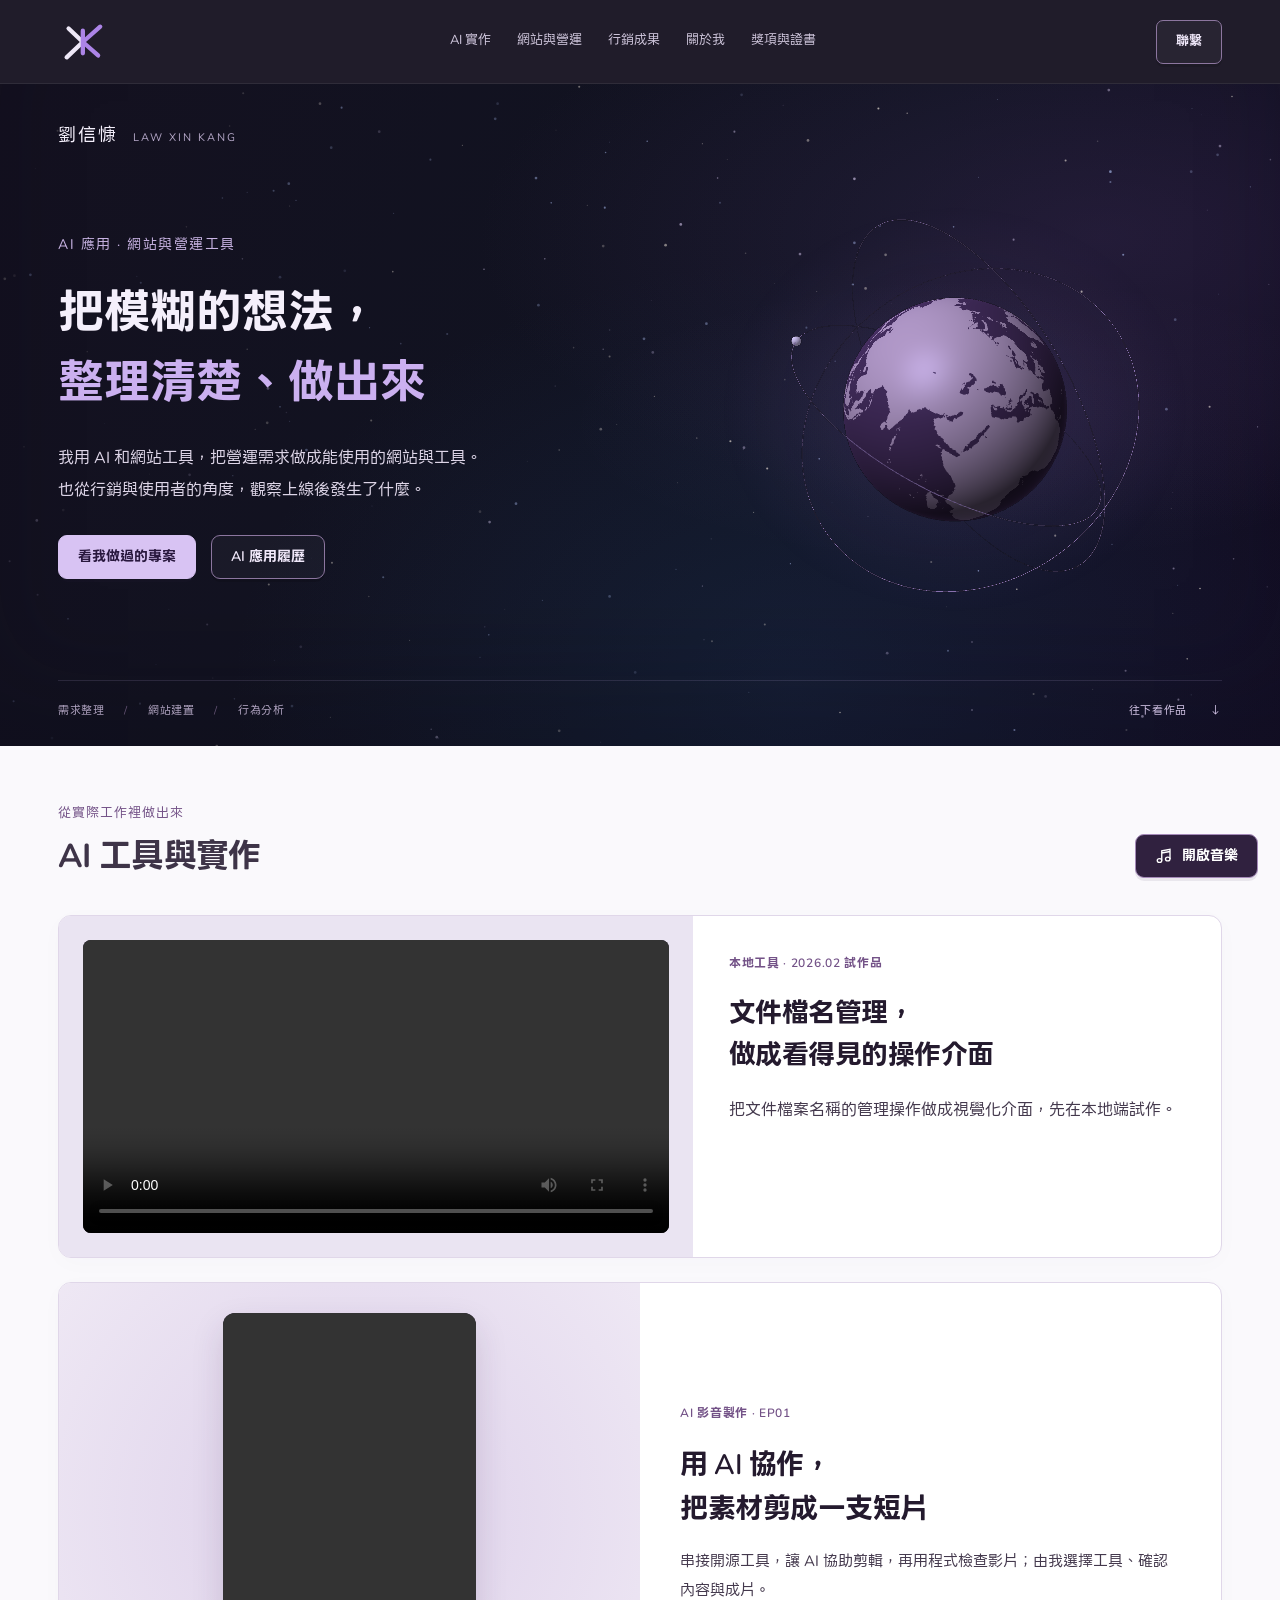
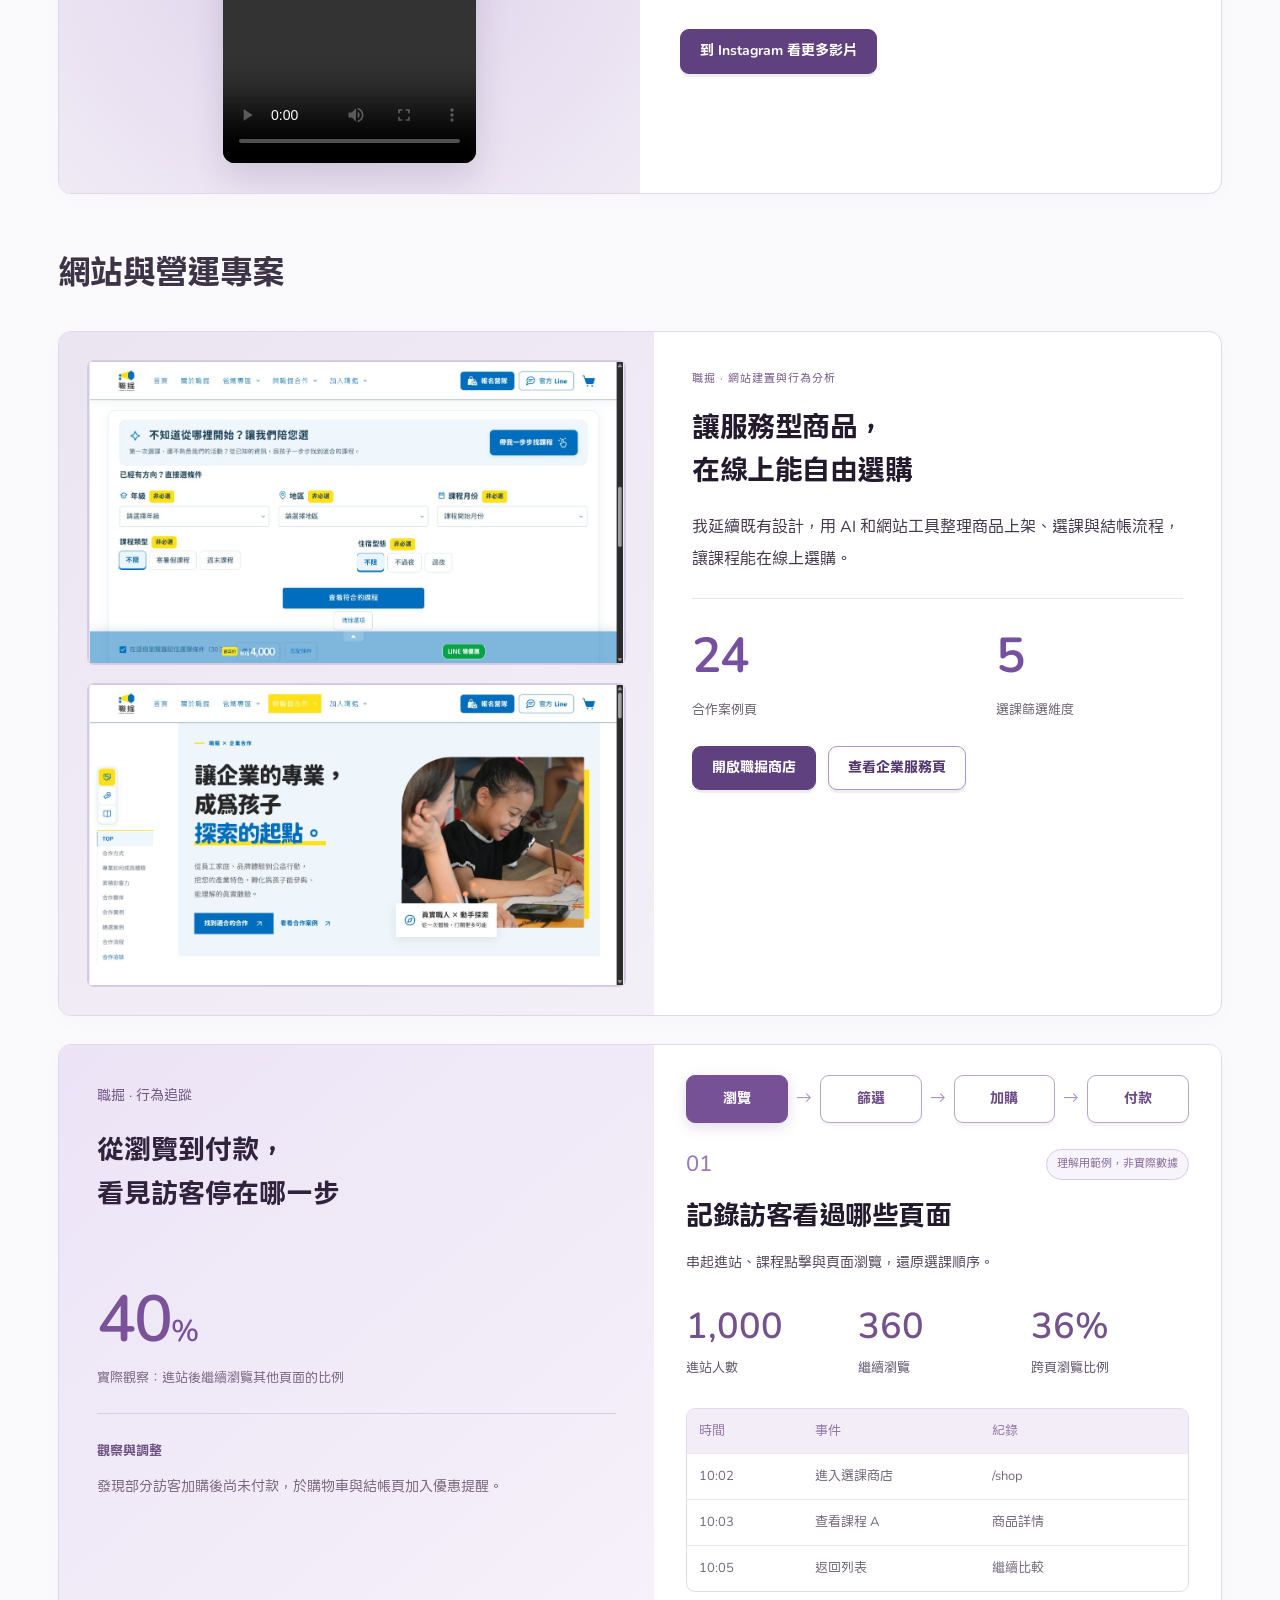
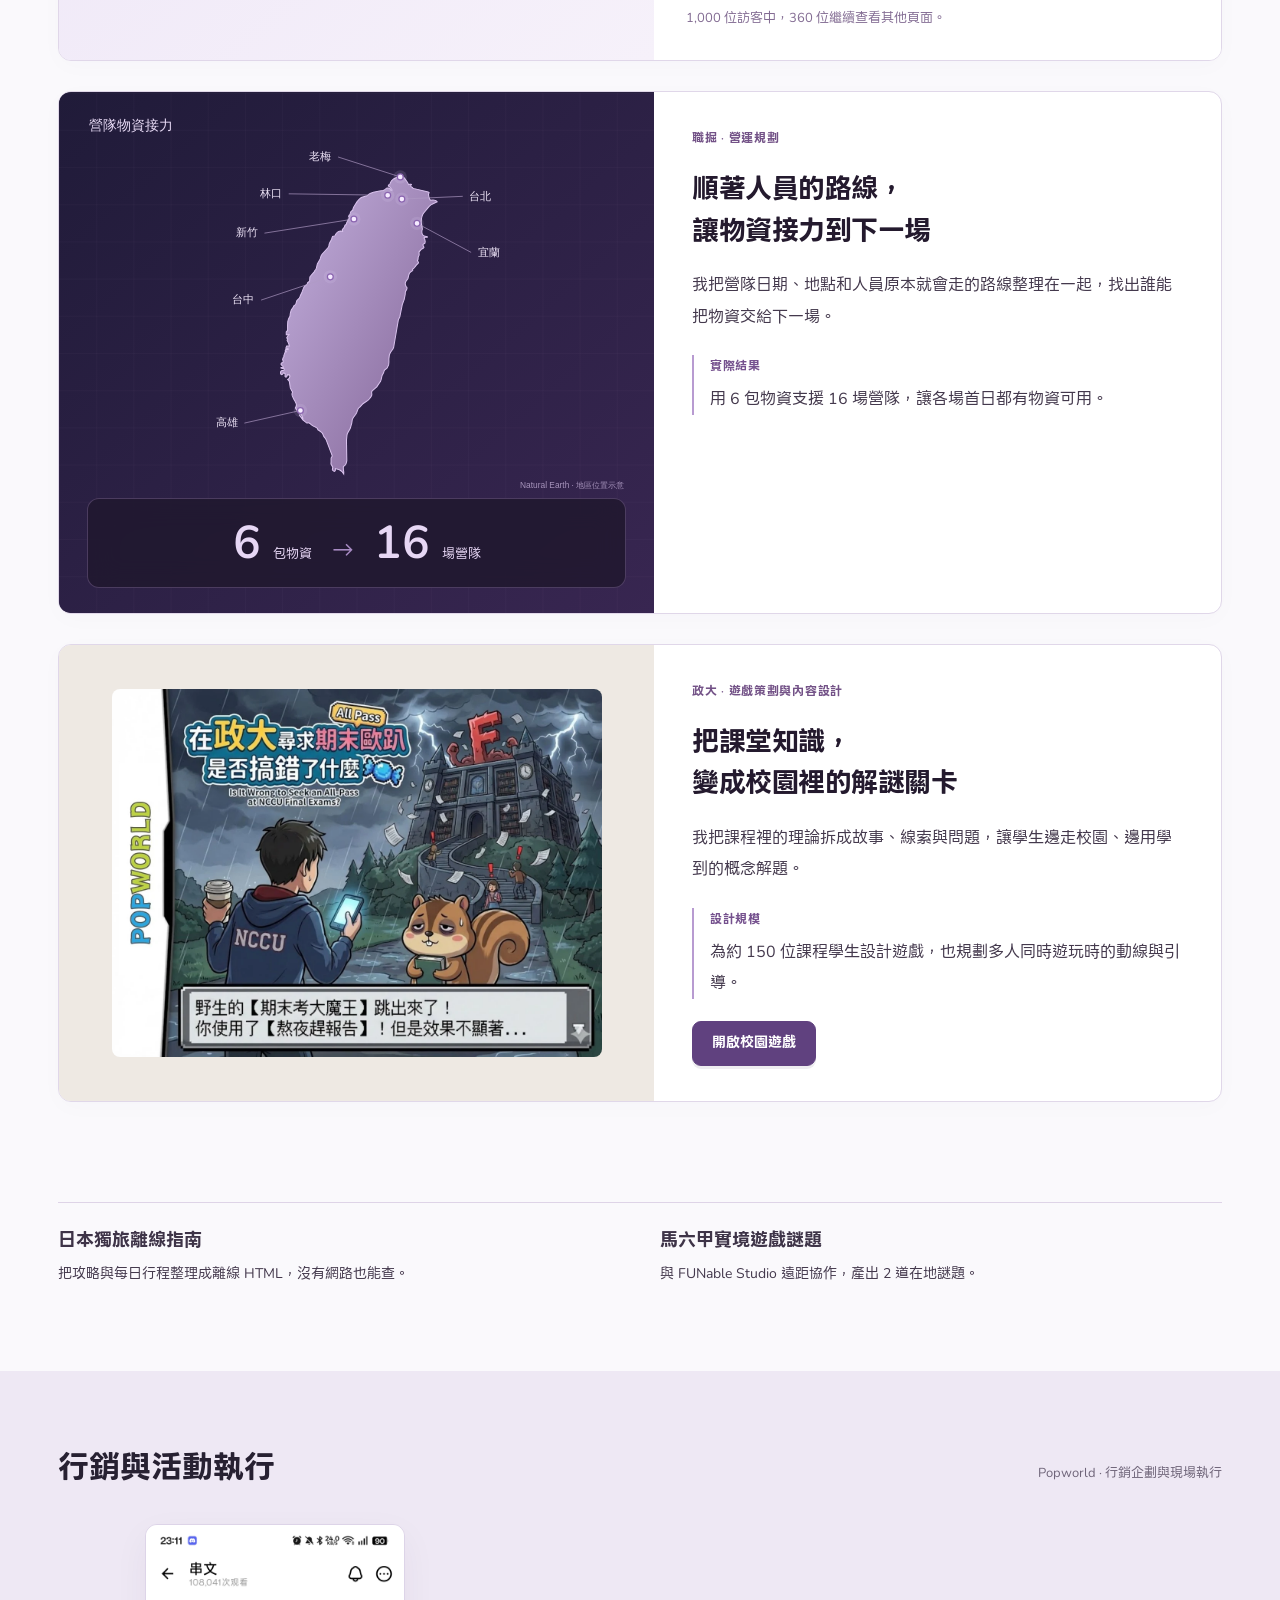
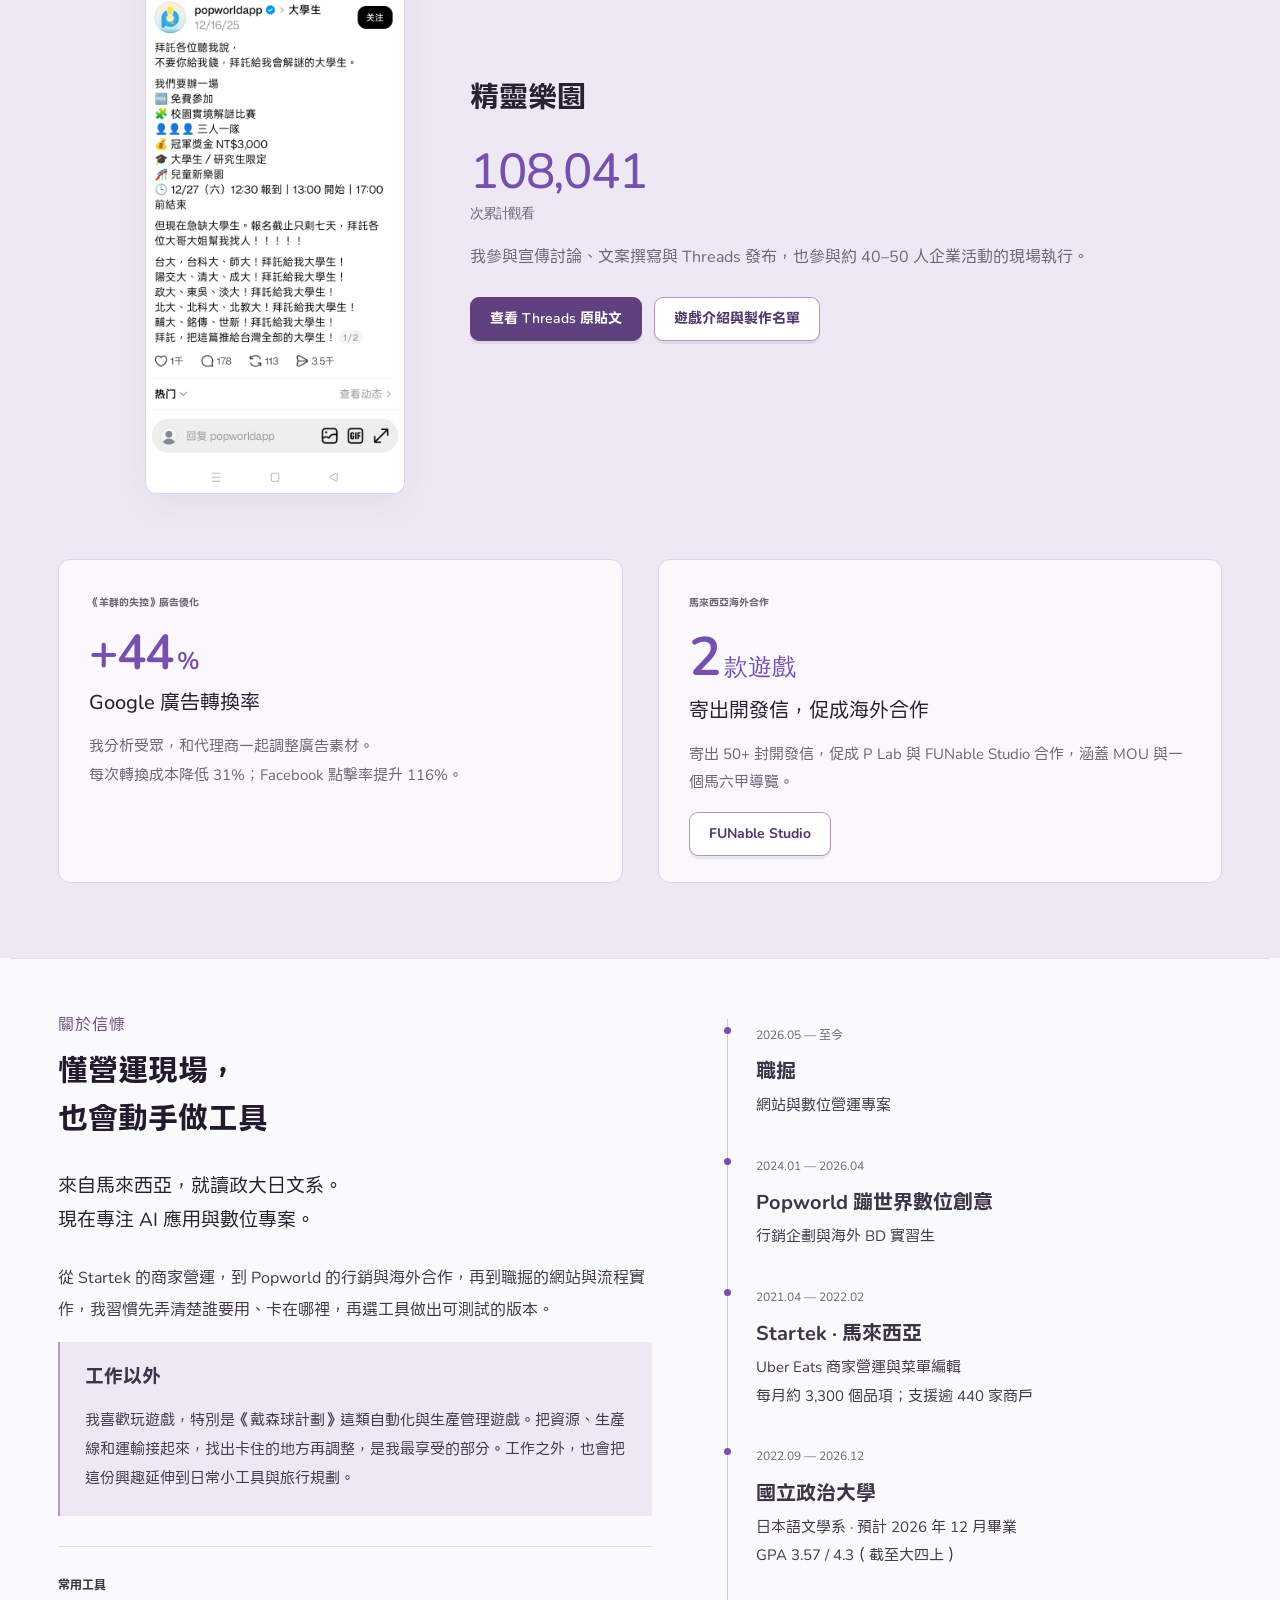
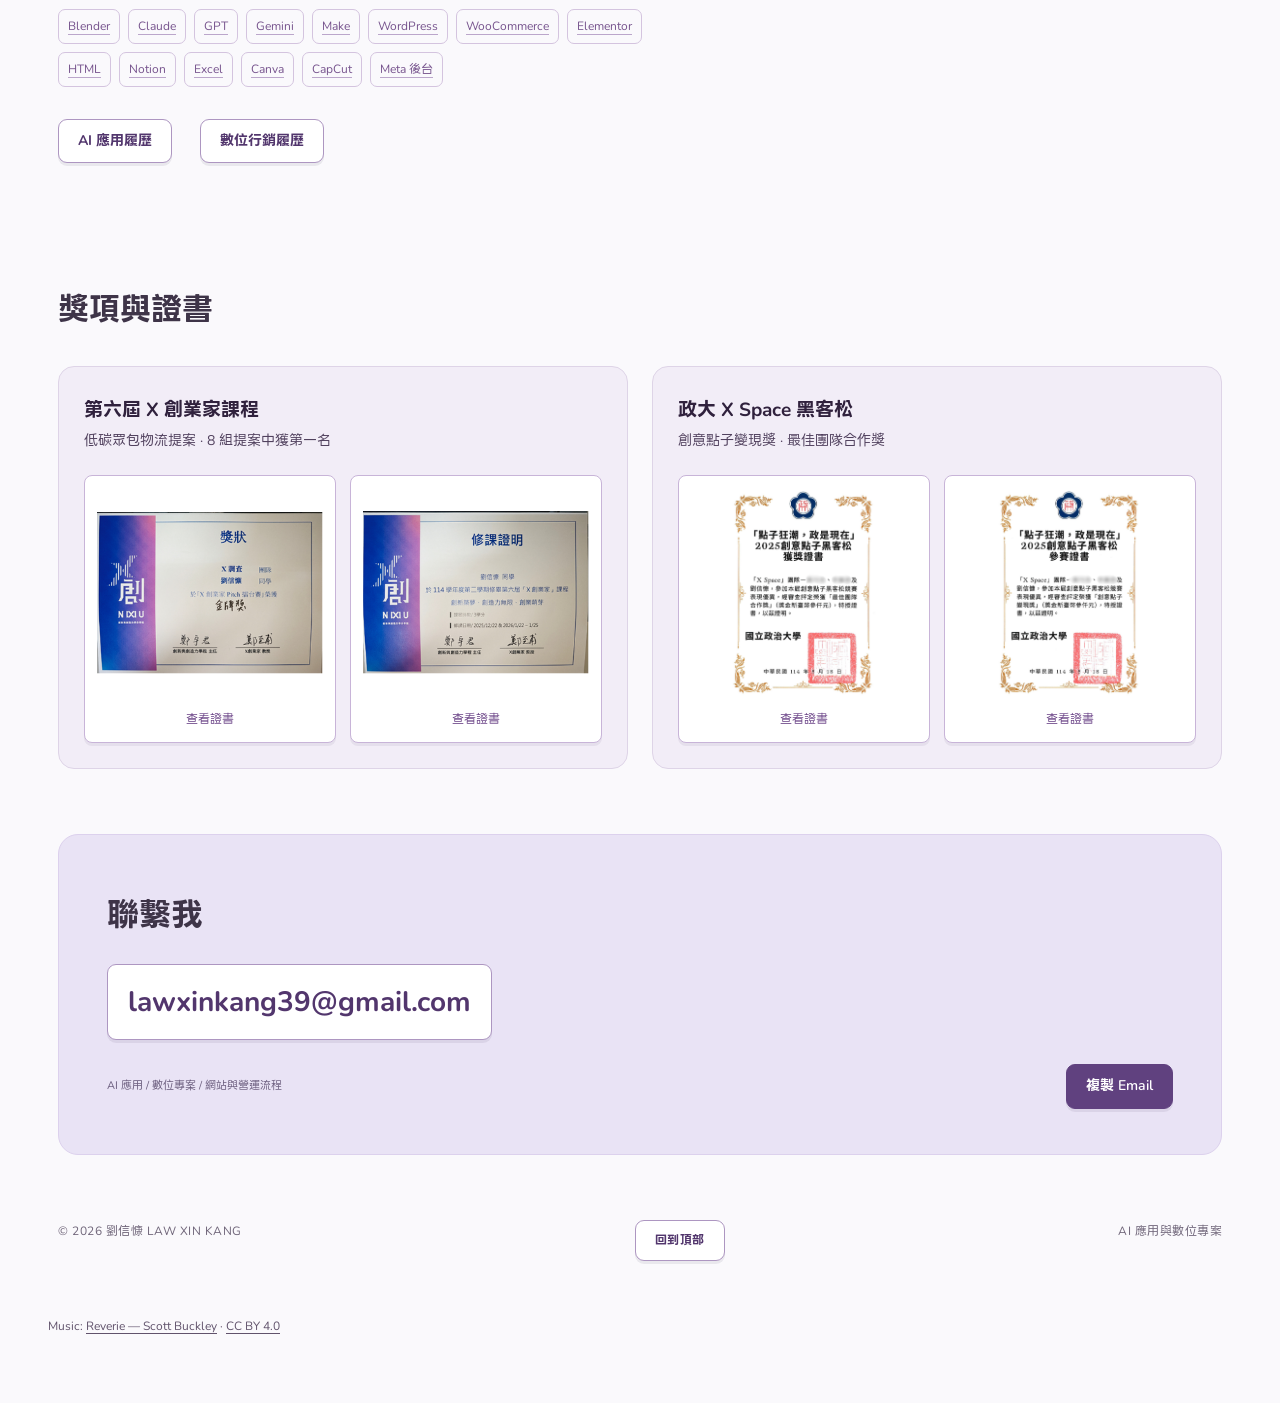
<file: index.html>
<!doctype html>
<html lang="zh-Hant"><head>
<!-- Social sharing preview -->
<link rel="canonical" href="https://lxk1471.github.io/XK/">
<meta property="og:type" content="website">
<meta property="og:locale" content="zh_TW">
<meta property="og:site_name" content="劉信慷 Law Xin Kang">
<meta property="og:title" content="劉信慷 Law Xin Kang｜AI 應用與數位專案">
<meta property="og:description" content="把想法整理清楚，用 AI 做出來。用 AI 和網站工具，把工作裡的需求做成實際能用的網站與工具。">
<meta property="og:url" content="https://lxk1471.github.io/XK/">
<meta property="og:image" content="https://lxk1471.github.io/XK/share-preview-v1.jpg">
<meta property="og:image:type" content="image/jpeg">
<meta property="og:image:width" content="1200">
<meta property="og:image:height" content="630">
<meta property="og:image:alt" content="劉信慷 Law Xin Kang：把想法整理清楚，用 AI 做出來。深紫星空與紫色星球。">
<meta name="twitter:card" content="summary_large_image">
<meta name="twitter:title" content="劉信慷 Law Xin Kang｜AI 應用與數位專案">
<meta name="twitter:description" content="把想法整理清楚，用 AI 做出來。AI 應用、網站與數位工具作品集。">
<meta name="twitter:image" content="https://lxk1471.github.io/XK/share-preview-v1.jpg">
<meta name="twitter:image:alt" content="劉信慷 Law Xin Kang 的 AI 應用與數位專案作品集">
<!-- /Social sharing preview -->
<meta charset="UTF-8"><meta name="viewport" content="width=device-width, initial-scale=1"><meta name="description" content="劉信慷 Law Xin Kang 的個人作品集。用 AI 和網站工具，把模糊的想法整理清楚，做成能使用的網站與工具。"><meta name="theme-color" content="#131025"><title>劉信慷 Law Xin Kang｜AI 應用與數位專案</title><link rel="icon" href="xk-logo.svg?v=04" type="image/svg+xml"><script src="app.js" defer></script><style>500;600;700;800;900&family=Space+Grotesk:wght@400;500;600;700&display=swap');
:root{--bg:#f7f6fa;--ink:#211c35;--muted:#686275;--purple:#7148d5;--blue:#315be8;--red:#d8465b;--line:#dedbe7;--dark:#131025;--radius:18px;--nav:85px}*{box-sizing:border-box}html{scroll-behavior:smooth;scroll-padding-top:calc(var(--nav) + 24px)}body{margin:0;background:var(--bg);color:var(--ink);font-family:'Nunito','Huninn',sans-serif;font-size:16px;line-height:1.85}a{color:inherit;text-decoration:none}button{font:inherit;cursor:pointer}a,button,summary{-webkit-tap-highlight-color:transparent}a:focus-visible,button:focus-visible,summary:focus-visible{outline:3px solid var(--blue);outline-offset:6px}::selection{background:#d7c5ff;color:#211c35}.wrap{max-width:1260px;margin:0 auto;padding-left:48px;padding-right:48px}header{height:var(--nav);position:sticky;top:0;z-index:20;display:flex;align-items:center;justify-content:space-between;padding:0 max(32px,calc((100vw - 1164px)/2));background:#f7f6faf2;border-bottom:1px solid var(--line);backdrop-filter:blur(16px)}.wordmark{font-size:30px;font-weight:700;letter-spacing:-2px}.wordmark span{color:var(--purple);margin-left:4px}nav{display:flex;gap:36px;font-size:14px}nav a,.text-link{position:relative}nav a:after,.text-link:after{content:'';position:absolute;left:0;right:0;bottom:-5px;height:1px;background:var(--purple);transform:scaleX(0);transform-origin:left;transition:transform .25s}nav a:hover:after,.text-link:hover:after{transform:scaleX(1)}.contact-nav{font-size:14px;border:1px solid var(--line);border-radius:50px;padding:8px 18px}.contact-nav:hover{border-color:var(--purple);background:#ece7f6}.contact-nav span{margin-left:18px}.eyebrow,.edition,.mini{font-size:11px;font-weight:600;letter-spacing:1.6px}.eyebrow{margin:0 0 20px;color:var(--muted)}.hero{padding-top:40px}.hero-top,.hero-bottom{display:flex;align-items:center;justify-content:space-between}.hero-top .eyebrow{margin:0}.eyebrow i{display:inline-block;background:var(--purple);width:7px;height:7px;border-radius:50%;margin-right:10px}.edition{color:var(--muted)}.hero-grid{display:grid;grid-template-columns:1.25fr 1fr;gap:40px;align-items:center;min-height:560px;padding:50px 0 64px}.role{color:var(--purple);font-size:14px;letter-spacing:2px;margin-bottom:20px}h1{font-size:clamp(38px,4.3vw,59px);line-height:1.4;letter-spacing:-2px;margin:0 0 24px;font-weight:800}h1 .highlight{display:inline;background:linear-gradient(110deg,var(--purple),var(--blue));background-clip:text;color:transparent}.intro{font-size:15px;line-height:2;color:var(--muted);max-width:540px}.actions{display:flex;gap:28px;align-items:center;flex-wrap:wrap;margin-top:32px}.button{display:inline-flex;gap:30px;align-items:center;padding:13px 23px;border-radius:50px;font-size:14px;font-weight:500;transition:background .2s,transform .2s}.primary{color:white;background:var(--ink)}.primary:hover{background:var(--purple);transform:translateY(-3px)}.button span,.email-link span{display:inline-block;transition:transform .25s}.button:hover span,.email-link:hover span{transform:translate(3px,-3px)}.text-link{font-size:13px}.hero-bottom{border-top:1px solid var(--line);padding:21px 0;font-size:11px;letter-spacing:1px;color:var(--muted)}.system{position:relative;height:400px;isolation:isolate;border:1px solid #d8d2e8;border-radius:180px 180px 26px 26px;background:radial-gradient(ellipse at 45% 45%,#c7b7f74d,transparent 65%);overflow:hidden}.system-head,.system-foot{position:absolute;left:25px;right:25px;font-size:9px;letter-spacing:1.4px;display:flex;justify-content:space-between}.system-head{top:30px}.system-foot{bottom:24px;justify-content:center;color:var(--muted)}.red-dot{width:7px;height:7px;border-radius:50%;background:var(--red)}.orbit{width:275px;height:275px;border:1px solid #b9a9dc;border-radius:50%;position:absolute;left:50%;top:49%;transform:translate(-50%,-50%) rotate(-25deg)}.orbit-two{width:180px;height:330px;transform:translate(-50%,-50%) rotate(40deg);border-color:#aab8ec}.core{position:absolute;left:50%;top:49%;transform:translate(-50%,-50%);display:flex;flex-direction:column;align-items:center;justify-content:center;width:172px;height:172px;background:var(--dark);color:white;border-radius:50%;box-shadow:0 18px 50px #6852a33b}.core strong{font-size:34px;letter-spacing:-1px}.core span{font-size:9px;color:#c7beda;letter-spacing:1px}.node{position:absolute;padding:8px 13px;font-size:11px;background:#fbfaff;border:1px solid var(--line);border-radius:30px;box-shadow:0 6px 18px #2815480b}.node b{font-size:10px;color:var(--purple);margin-right:8px}.n1{top:82px;left:25px}.n2{top:106px;right:18px}.n3{bottom:89px;left:18px}.n4{bottom:70px;right:24px}.works,.approach,.about{padding-top:102px;padding-bottom:100px}.section-heading{display:flex;justify-content:space-between;align-items:flex-end;gap:35px;margin-bottom:42px}h2{font-size:36px;line-height:1.55;letter-spacing:-1px;margin:0;font-weight:700}.section-heading>p{font-size:13px;color:var(--muted);margin:0 0 6px;line-height:1.9}.project{border:1px solid var(--line);border-radius:var(--radius);overflow:hidden;background:#fff}.featured{display:grid;grid-template-columns:1fr 1fr;margin-bottom:28px}.project-art{position:relative;overflow:hidden;min-height:300px;padding:28px 32px 45px}.commerce{background:#eae5f6;display:flex;align-items:center;min-height:470px}.art-caption{position:absolute;top:22px;left:28px;font-size:9px;letter-spacing:1.3px;color:#65577e}.visual-note{position:absolute;bottom:15px;left:20px;right:20px;text-align:center;font-size:9px;color:#706282}.browser-model{width:100%;border:1px solid #bfb3d6;border-radius:10px;overflow:hidden;background:#fcfbff;transform:rotate(-3deg);box-shadow:15px 24px 0 #d5cbea;transition:transform .4s}.project:hover .browser-model{transform:rotate(0)}.browser-bar{background:#f0ecf6;padding:9px 12px;display:flex;gap:5px;align-items:center;border-bottom:1px solid #d8d1e5}.browser-bar i{height:5px;width:5px;background:#b1a7c2;border-radius:50%}.browser-bar span{margin-left:auto;font-size:8px;color:#7e708e}.browser-content{padding:24px}.mock-nav{font-weight:800;color:#54406f;font-size:13px}.mock-nav span{float:right;font-size:7px;font-weight:400;letter-spacing:1px}.mock-title{font-size:24px;font-weight:700;margin:22px 0 15px}.chips{display:flex;gap:6px;flex-wrap:wrap}.chips span{font-size:8px;border:1px solid #d2c8e2;border-radius:20px;padding:3px 11px}.mock-cards{display:flex;gap:9px;margin-top:20px}.mock-cards>div{width:33.3%;height:97px;background:#ded7ef;border-radius:5px;padding:12px;display:flex;flex-direction:column;justify-content:space-between}.mock-cards>div:nth-child(2){background:#dbe3fa}.mock-cards>div:nth-child(3){background:#f0dae1}.mock-cards em{font-size:22px;font-style:normal;color:#6e568d}.mock-cards b{font-size:10px}.mock-check{font-size:9px;margin-top:18px;padding-top:12px;border-top:1px solid var(--line)}.mock-check span{float:right;color:var(--purple)}.project-copy{padding:36px}.project-copy .eyebrow{font-size:10px;letter-spacing:.7px;margin-bottom:18px}.project-copy h3{font-size:26px;line-height:1.6;margin:0 0 18px;letter-spacing:-.5px}.project-copy>p{color:var(--muted);font-size:14px;line-height:1.9}.metrics{display:flex;gap:35px;margin:26px 0}.metrics strong{display:block;font-size:35px;font-weight:500;line-height:1.2}.metrics span{font-size:10px;color:var(--muted)}.tags{display:flex;gap:7px;flex-wrap:wrap;margin:22px 0}.tags span{background:#f4f1f9;padding:3px 9px;border-radius:4px;font-size:10px;color:#6b587f}details{border-top:1px solid var(--line)}summary{list-style:none;cursor:pointer;display:flex;align-items:center;justify-content:space-between;gap:15px;padding-top:18px;font-size:13px;font-weight:500}summary::-webkit-details-marker{display:none}summary>span:last-child{color:var(--purple);font-size:21px;transition:transform .2s}details[open] summary>span:last-child{transform:rotate(45deg)}.detail{padding-top:5px;animation:reveal .3s ease}.detail h4{font-size:13px;margin:23px 0 8px}.detail p{font-size:13px;color:var(--muted);margin:0}.project-pair{display:grid;grid-template-columns:1fr 1fr;gap:28px;align-items:start}.journey{background:#e8edf9}.journey-flow{display:flex;align-items:center;gap:11px;margin-top:55px;justify-content:center}.journey-flow span{background:#fff;padding:12px 18px;border-radius:7px;font-size:12px;box-shadow:0 5px 12px #315be80a}.journey-flow b{font-size:15px;color:#8498cb;font-weight:400}.journey-flow .pay{border:1px dashed var(--red);color:var(--red);background:#fff8fa}.insight{display:flex;gap:12px;margin:25px auto 0;width:max-content;max-width:100%;align-items:flex-start}.insight i{background:var(--red);width:5px;height:5px;margin-top:9px;border-radius:50%}.insight small{font-size:8px;color:#636d8f;letter-spacing:1px}.insight strong{display:block;font-size:18px}.insight p{font-size:10px;color:#65708d;margin:4px 0}.logistics{background:#221b36;color:white}.logistics .art-caption,.logistics .visual-note{color:#c6badc}.route-graphic{position:relative;height:190px;margin-top:15px}.route-number{position:absolute;top:65px;width:100%;text-align:center;font-size:50px;letter-spacing:-2px}.route-number span{font-size:10px;letter-spacing:0;margin:0 6px;color:#c3b7d8}.route-number b{font-size:25px;color:#9981cd;padding:0 8px}.route-line{position:absolute;border-top:1px solid #675087;width:90%;left:5%;transform:rotate(-12deg);top:48px}.r2{transform:rotate(16deg);top:148px;border-color:#535d9d}.r3{transform:rotate(-8deg);top:155px;border-color:#a95164}.dot{position:absolute;height:10px;width:10px;border:2px solid #a793ca;background:#221b36;border-radius:50%}.d1{left:8%;top:72px}.d2{left:48%;top:36px}.d3{right:9%;top:7px}.d4{left:20%;top:154px;border-color:#ee8195}.d5{right:9%;top:187px;border-color:#7592ed}.route-places{font-size:9px;letter-spacing:.4px;text-align:center;color:#c3b7d8}.marketing{background:var(--dark);color:#f8f6ff;padding:80px 0}.marketing .eyebrow,.marketing .section-heading>p{color:#b6abc9}.marketing h2{font-size:31px}.impact-grid{display:grid;grid-template-columns:repeat(3,1fr);gap:45px}.impact-grid article{border-top:1px solid #463c5e;padding-top:24px}.impact-grid .mini{color:#b9accd;font-size:10px;letter-spacing:0}.impact-grid strong{display:block;font-size:65px;line-height:1.5;letter-spacing:-2px;font-weight:500;color:#bb9aff}.impact-grid article:nth-child(2) strong{color:#8da6ff}.impact-grid article:nth-child(3) strong{color:#f39aab}.impact-grid strong span{font-size:24px;letter-spacing:0;margin-left:5px}.impact-grid h3{font-size:16px;font-weight:500;margin:0}.impact-grid p{font-size:12px;color:#b9b0c8}.data-note{font-size:10px;color:#a99dbd;margin-top:28px}.steps{display:grid;grid-template-columns:repeat(4,1fr);gap:28px;padding-top:15px}.steps article{border-top:1px solid var(--line);padding-top:24px}.steps span{font-size:10px;color:var(--purple);letter-spacing:.6px}.steps h3{font-size:20px;font-weight:600;margin:20px 0 10px}.steps p{font-size:13px;color:var(--muted)}.experiments{margin-top:72px;background:#eeebf3;border-radius:var(--radius);padding:32px 38px;display:grid;grid-template-columns:.85fr 1.4fr;column-gap:50px}.experiments>div{grid-row:1/4}.experiments h3{font-size:20px;max-width:250px}.experiments details:first-of-type{border:0}.experiments summary{padding:17px 0}.experiments summary b{font-size:14px;font-weight:500}.experiments small{display:block;color:var(--muted);font-size:10px;margin-top:4px}.experiments details p{font-size:13px;color:var(--muted);padding-bottom:15px;margin:0}.about{border-top:1px solid var(--line);display:grid;grid-template-columns:1fr 1fr;gap:110px}.about-lead{font-size:24px!important;color:var(--ink)!important;line-height:1.8!important;margin:25px 0}.about>div>p{font-size:14px;color:var(--muted);line-height:2}.toolbox{margin-top:30px;border-top:1px solid var(--line);padding-top:18px}.toolbox h3{font-size:12px}.toolbox p{font-size:12px;color:var(--muted);line-height:2.2}.timeline article{border-left:1px solid #cfc6df;padding:0 0 30px 28px;position:relative}.timeline article:before{content:'';position:absolute;left:-4px;top:8px;height:7px;width:7px;border-radius:50%;background:var(--purple)}time{font-size:11px;color:var(--muted)}.timeline h3{font-size:16px;margin:8px 0 5px}.timeline p{font-size:12px;color:var(--muted);margin:0}.awards{background:#ebe6f4;border-radius:10px;padding:22px 28px;margin-top:8px}.awards span{font-size:10px;color:var(--purple)}.awards p{margin-top:15px}.awards b{font-weight:500;color:var(--ink)}.contact{background:#e9e3f5;border:1px solid #dcd1ed;border-radius:20px;padding-top:55px;padding-bottom:45px;margin-bottom:65px;max-width:1164px}.contact h2{font-size:38px;line-height:1.6}.contact h2 span{color:var(--purple)}.email-link{display:flex;justify-content:space-between;font-size:clamp(18px,3vw,34px);border-bottom:1px solid #c8b9df;padding:28px 0 20px;letter-spacing:-.8px}.contact-bottom{display:flex;align-items:center;flex-wrap:wrap;gap:18px;margin-top:24px;font-size:11px;color:#6a5c7d}.contact-bottom button{margin-left:auto;border:1px solid #c8b9df;background:transparent;border-radius:30px;font-size:11px;padding:8px 17px;color:var(--ink)}.contact-bottom button:hover{background:#dfd4ef}#copy-status:empty{display:none}footer{display:flex;justify-content:space-between;padding-bottom:35px;font-size:10px;color:var(--muted);letter-spacing:.5px}.skip{position:fixed;top:-100px;left:20px;z-index:50;padding:12px;background:white}.skip:focus{top:10px}@keyframes reveal{from{opacity:0;transform:translateY(8px)}to{opacity:1;transform:translateY(0)}}.hero-grid>div:first-child{animation:reveal .65s ease both}.hero-grid>.system{animation:reveal .8s .1s ease both}@media(min-width:1500px){.hero-grid{min-height:640px}}@media(max-width:1000px){.wrap{padding-left:30px;padding-right:30px}.hero-grid{gap:25px;grid-template-columns:1.2fr 1fr}h1{font-size:43px}.system{height:350px}.orbit{width:230px;height:230px}.orbit-two{width:150px;height:280px}.core{width:145px;height:145px}.node{padding:6px 9px;font-size:10px}.n1{left:8px}.n2{right:8px}.n3{left:8px}.n4{right:8px}.project-copy{padding:28px}.project-art{padding-left:22px;padding-right:22px}.journey-flow{gap:7px}.journey-flow span{padding:10px 12px}.about{gap:55px}.contact{margin-left:30px;margin-right:30px}.metrics{gap:24px}}
@media(max-width:740px){:root{--nav:72px}header{padding:0 22px}nav{gap:18px;font-size:12px}.contact-nav{display:none}.wordmark{font-size:25px}.wrap{padding-left:22px;padding-right:22px}.hero{padding-top:25px}.edition{display:none}.hero-grid{grid-template-columns:1fr;padding:26px 0 30px;gap:35px}.role{font-size:12px;margin:5px 0 16px}h1{font-size:clamp(35px,8.2vw,51px);letter-spacing:-1.5px}.intro{font-size:14px}.desktop{display:none}.actions{gap:22px;margin-top:24px}.system{max-width:430px;width:100%;margin:auto;height:330px;border-radius:130px 130px 20px 20px}.system-head{top:25px;font-size:8px}.n1{left:22px;top:75px}.n2{right:22px;top:85px}.n3{left:22px;bottom:70px}.n4{right:22px;bottom:65px}.hero-bottom{font-size:9px;gap:15px;align-items:flex-start}.hero-bottom span{max-width:160px}.works,.approach,.about{padding-top:64px;padding-bottom:64px}.section-heading{display:block;margin-bottom:28px}h2{font-size:28px}.section-heading>p{margin-top:18px;font-size:12px}.eyebrow{font-size:9px;margin-bottom:16px}.featured{display:block}.commerce{min-height:380px;padding:60px 35px}.browser-model{max-width:420px;margin:auto}.project-pair{grid-template-columns:1fr;gap:24px}.project-copy{padding:26px}.project-copy h3{font-size:23px}.project-copy>p{font-size:13px}.project-art{min-height:285px}.metrics strong{font-size:31px}.metrics{gap:32px}.journey-flow{gap:10px}.journey-flow span{padding:10px 15px}.marketing{padding:55px 0}.marketing h2{font-size:27px}.impact-grid{grid-template-columns:1fr;gap:22px}.impact-grid strong{font-size:54px}.impact-grid p{max-width:400px}.steps{grid-template-columns:1fr 1fr;gap:24px}.steps h3{font-size:18px}.steps p{font-size:12px}.experiments{display:block;padding:26px;margin-top:40px}.experiments>div{margin-bottom:18px}.experiments h3{max-width:none;font-size:19px}.experiments summary b{font-size:12px}.about{display:block}.about .timeline{margin-top:50px}.about-lead{font-size:21px!important}.contact{margin:0 16px 40px;padding:32px 25px}.contact h2{font-size:26px}.email-link{font-size:20px;letter-spacing:-.7px;gap:10px}.contact-bottom{font-size:10px;gap:12px}.contact-bottom button{margin-left:0}footer{font-size:8px;gap:20px;flex-wrap:wrap}footer>span:last-child{display:none}}
@media(prefers-reduced-motion:reduce){html{scroll-behavior:auto}*,*:before,*:after{animation:none!important;transition:none!important}}

/* Original composition, with bounded evidence and readable controls. */
.wordmark img{display:block;width:56px;height:56px}.contact-nav{font-size:14px}.button.secondary{border:1px solid #b2a1c7;color:var(--ink);background:transparent}.button.secondary:hover{background:#e9e1f4}.hero-grid{min-height:520px}.intro{font-size:16px}.hero-top .eyebrow{font-size:12px}.project-copy>p{font-size:15px}.project-copy .eyebrow{font-size:12px}.project-cta{margin-top:14px}.project-art.real-commerce{padding:32px;display:flex;align-items:center;min-height:470px}.real-commerce>a{display:block;width:100%}.real-commerce img{display:block;width:100%;height:auto;border-radius:8px;border:1px solid #d3c8e2;box-shadow:0 12px 28px #2c174514}.real-commerce .commerce-secondary{width:72%;margin:22px 0 0 auto}.campus-feature{margin-top:28px;margin-bottom:0}.campus-art{display:flex;align-items:center;justify-content:center;background:#eee9e3;padding:30px;min-height:420px}.campus-art>img{width:100%;height:auto;max-width:520px;border-radius:8px}.campus-inset{display:flex;align-items:center;gap:18px;margin:24px 0}.campus-inset img{width:46%;max-width:240px;height:auto;border-radius:6px}.campus-inset p{font-size:12px;line-height:1.9;color:var(--muted)}.marketing{background:#efebf5;color:var(--ink)}.marketing .section-heading>p{color:var(--muted)}.fairy-evidence{display:grid;grid-template-columns:270px 1fr;gap:65px;align-items:center;max-width:940px;margin:0 auto 65px}.threads-evidence{display:block;border:1px solid #ddd4e8;border-radius:12px;overflow:hidden;box-shadow:0 12px 35px #37234f0d}.threads-evidence img{display:block;width:100%;height:auto}.fairy-evidence h3{font-size:28px;margin:0}.fairy-evidence p{font-size:15px;color:var(--muted);line-height:1.9}.fairy-evidence .fairy-number{font-size:44px;line-height:1.4;color:var(--purple);margin:20px 0;font-weight:500}.fairy-number span{font-size:14px;color:var(--muted);display:block}.fairy-evidence .attribution{font-size:12px}.fairy-evidence .actions{gap:12px;margin-top:24px}.fairy-evidence .button{font-size:13px;padding:12px 18px}.impact-grid{grid-template-columns:1fr 1fr;gap:65px}.impact-grid article{border-color:#d0c5e0}.impact-grid .mini,.impact-grid p{color:var(--muted)}.impact-grid strong,.impact-grid article:nth-child(2) strong{color:var(--purple);font-size:54px}.impact-grid h3{font-size:18px}.impact-grid p{font-size:14px}.experiments{display:block;padding:36px 40px}.experiments>div{margin-bottom:24px}.experiments h3{max-width:none;font-size:24px}.experiments article{border-top:1px solid #d8cfe4;padding:22px 0}.experiments h4{font-size:17px;margin:0 0 9px}.experiments article>p{font-size:14px;line-height:1.9;color:var(--muted);max-width:800px}.experiments video{display:block;width:100%;max-width:900px;max-height:510px;margin:22px auto 0;border-radius:10px;background:#201a30}.timeline p{font-size:14px}.timeline h3{font-size:18px}.timeline time{font-size:12px}.about>div>p{font-size:15px}.awards{padding:24px}.awards h3{margin:0;font-size:18px}.awards p{font-size:13px}.certificate-row{display:flex;gap:14px;align-items:center;margin:16px 0 24px}.certificate-row a{display:block;width:50%}.certificate-row img{display:block;max-width:100%;width:auto;height:auto;max-height:130px;margin:auto}.certificate-row.portrait img{max-height:200px}.contact h2{font-size:32px}.system-head{font-size:11px}.system-foot:empty{display:none}.system .core span{font-size:11px}.system .node{font-size:12px}.project-pair .project-copy h3{font-size:25px}.tags span{font-size:11px}.metrics span{font-size:11px}.steps p{font-size:14px}.steps span{font-size:11px}.steps h3{font-size:21px}footer{font-size:12px}a:focus-visible,button:focus-visible{outline:3px solid var(--purple);outline-offset:5px}
@media(max-width:740px){.hero-grid{min-height:0}.hero-grid h1{font-size:38px}.intro{font-size:15px}.wordmark img{width:45px;height:45px}.real-commerce .commerce-secondary{width:80%}.project-art.real-commerce{min-height:0;padding:28px 24px}.campus-art{min-height:0;padding:24px}.campus-inset{gap:14px}.fairy-evidence{display:block}.threads-evidence{max-width:240px;margin:0 auto 30px}.fairy-evidence h3{font-size:26px}.fairy-evidence .fairy-number{font-size:38px}.impact-grid{grid-template-columns:1fr;gap:28px}.experiments{padding:24px}.experiments h3{font-size:22px}.about .timeline{margin-top:40px}.certificate-row img{max-height:110px}.certificate-row.portrait img{max-height:180px}.contact-nav{display:block;font-size:12px;padding:7px 11px}header nav a[href="#approach"]{display:none}header nav{gap:15px}.contact-nav span{display:none}.contact h2{font-size:28px}}

.wordmark svg{display:block;width:56px;height:56px}@media(max-width:740px){.wordmark svg{width:45px;height:45px}}

/* A restrained orbital theme. Existing project layouts remain intact. */
:root{--bg:#faf9fc;--ink:#252033;--muted:#696473;--purple:#7950bd}
body{font-family:'Nunito','Huninn',sans-serif}
header{background:#171322f5;border-bottom:1px solid #ffffff12;color:#eee9f6;backdrop-filter:blur(18px)}
header .wordmark svg path:first-child{stroke:#eee8f7}header .wordmark svg path:last-child{stroke:#ac84e7}
header .contact-nav{border-color:#ffffff30;border-radius:7px;font-size:13px}header .contact-nav:hover{background:#ffffff12;border-color:#bca5dc}
header nav{font-size:13px;color:#d0c7dd}.wordmark svg{width:52px;height:52px}
.space-hero{background:radial-gradient(ellipse at 76% 40%,#302143 0,transparent 49%),#171322;color:#f4effb;position:relative;overflow:hidden}
.space-hero:before{content:'';position:absolute;inset:0;pointer-events:none;opacity:.3;background-image:radial-gradient(circle at 13% 13%,#fff 0 1px,transparent 1.5px),radial-gradient(circle at 40% 83%,#fff 0 1px,transparent 1.5px),radial-gradient(circle at 91% 23%,#fff 0 1px,transparent 1.5px),radial-gradient(circle at 62% 71%,#fff 0 1px,transparent 1.5px)}
.space-hero>.wrap{position:relative}.hero-identity{display:flex;align-items:baseline;gap:15px;padding-top:34px}.hero-identity span:first-child{font-size:17px;font-weight:500;letter-spacing:2px}.hero-identity span:last-child{font-size:11px;letter-spacing:2px;color:#b4a7c7}
.space-grid{display:grid;grid-template-columns:1.13fr 1fr;gap:26px;align-items:center;padding:25px 0 38px;min-height:455px}.space-copy{padding:8px 0 16px}.space-copy .role{font-size:13px;font-weight:400;color:#bda5df;letter-spacing:1.5px;margin:0 0 20px}.space-copy h1{font-size:clamp(34px,3.7vw,49px);line-height:1.5;font-weight:600;letter-spacing:-1.5px;margin:0 0 25px}.space-copy h1>span{color:#cbb0f0}.space-intro{font-size:15px;line-height:2;color:#c5bdcf;max-width:510px;margin:0}.space-copy .actions{gap:15px;margin-top:29px}.space-copy .button{border-radius:7px;padding:12px 20px;font-size:13px;gap:24px}.space-copy .primary{background:#d5bdf6;color:#241733}.space-copy .primary:hover{background:#e2d1fa;transform:translateY(-2px)}.space-copy .secondary{color:#e1d8ed;border-color:#746582}.space-copy .secondary:hover{background:#ffffff0c}.space-footer{display:flex;align-items:center;justify-content:space-between;font-size:11px;letter-spacing:.6px;color:#b3a6c3;border-top:1px solid #bda5df26;padding:20px 0 24px}.separator{color:#665575;margin:0 20px}.space-footer a{color:#d4c5e7}.space-footer a>span{margin-left:20px}
.orbital-scene{position:relative;aspect-ratio:560/470;width:100%;max-width:560px;justify-self:end}.orbital-drawing{display:block;width:100%;height:auto;overflow:visible}.orbit-label{position:absolute;color:#e1d7ed;font-size:12px;letter-spacing:2px;border-bottom:1px solid #a283c965;padding:0 2px 7px}.label-idea{left:23%;top:18%}.label-plan{right:6%;top:27%}.label-build{right:19%;bottom:22%}.label-review{left:6%;bottom:28%}.orbit-caption{position:absolute;bottom:0;left:0;width:100%;text-align:center;color:#a99ab9;font-size:11px;letter-spacing:1px;margin:0}.signal{animation:signal 4s ease-in-out infinite}@keyframes signal{0%,100%{opacity:.55}50%{opacity:1}}
.works{padding-top:76px}.section-heading{margin-bottom:33px}.section-kicker{font-size:12px;color:#7c628f;letter-spacing:1px;margin:0 0 7px}.works>.section-heading h2{font-size:33px;letter-spacing:-.7px;line-height:1.5}.works>.section-heading>p{font-size:13px}.orbit-feature{grid-template-columns:1.05fr 1fr;border:1px solid #e4deeb;border-radius:12px;box-shadow:0 12px 38px #36214b04}.orbit-feature .project-art{background:linear-gradient(145deg,#ebe5f2,#f3eff7);padding:36px 30px;display:flex;flex-direction:column;align-items:stretch;justify-content:center;gap:27px}.screen-chrome{height:25px;display:flex;align-items:center;gap:4px;background:#fff;border:1px solid #d8d0e2;border-bottom:0;border-radius:7px 7px 0 0;padding:0 10px}.screen-chrome>span{width:4px;height:4px;border-radius:50%;background:#c3b7d1}.screen-chrome small{font-size:8px;color:#91869c;margin-left:10px;letter-spacing:.5px}.orbit-feature .real-commerce>a>img{border-radius:0 0 6px 6px;box-shadow:0 10px 22px #39244b0a}.supporting-screen{display:flex;align-items:center;gap:20px}.supporting-screen>a{width:47%;flex-shrink:0}.supporting-screen img{border-radius:5px;box-shadow:none}.supporting-screen p{font-size:11px;line-height:1.9;color:#766785;margin:0}.supporting-screen p>a{display:block;color:#68458f;margin-top:9px}.orbit-feature .project-copy{padding:36px 38px}.orbit-feature .project-copy .eyebrow{font-size:11px;font-weight:500;color:#795c98;letter-spacing:1px;margin:0 0 17px}.orbit-feature .project-copy h3{font-size:28px;font-weight:600;line-height:1.55;margin-bottom:19px}.orbit-feature .project-copy>p{font-size:14px;line-height:1.95;margin:12px 0}.evidence-metrics{display:grid;grid-template-columns:1.5fr 1fr;gap:24px;border-top:1px solid #e9e4ee;padding-top:20px;margin-top:23px}.evidence-metrics>div{display:flex;flex-direction:column}.evidence-metrics strong{font-family:'Nunito',sans-serif;font-size:48px;line-height:1.1;font-weight:500;letter-spacing:-2px;color:#7650a0}.evidence-metrics strong span{font-size:25px;margin-left:3px}.evidence-metrics p{font-size:11px;line-height:1.6;color:#696071;margin:9px 0 0}.orbit-feature .project-copy .metric-context{font-size:10px;line-height:1.7;color:#89818e;margin:16px 0 0}.case-actions{display:flex;gap:23px;align-items:center;margin-top:25px;flex-wrap:wrap}.case-actions .button{font-size:12px;border-radius:6px;padding:11px 17px;gap:24px}.analysis-link{font-size:12px;color:#745091;border-bottom:1px solid #c8b8d5;padding:7px 0}.skip:focus{color:#211c35}
@media(min-width:1500px){.space-grid{min-height:490px}}
@media(max-width:1000px){.space-grid{gap:18px;grid-template-columns:1.15fr 1fr}.space-copy h1{font-size:37px}.space-intro{font-size:14px}.space-copy .actions{gap:12px}.space-copy .button{padding:11px 15px;gap:12px}.orbit-feature .project-copy{padding:30px 26px}.orbit-feature .project-copy h3{font-size:25px}.orbit-feature .project-art{padding:28px 23px}.supporting-screen{gap:12px}}
@media(max-width:740px){.space-grid{grid-template-columns:1fr;padding:32px 0 20px;gap:15px;min-height:0}.hero-identity{padding-top:25px}.hero-identity span:first-child{font-size:15px}.hero-identity span:last-child{font-size:10px}.space-copy h1{font-size:clamp(29px,7.4vw,43px);letter-spacing:-1px;line-height:1.5;margin-bottom:20px}.space-copy .role{font-size:11px;margin-bottom:15px}.space-intro{font-size:14px}.space-copy .actions{margin-top:24px}.space-copy .button{font-size:12px;padding:11px 15px;gap:14px}.orbital-scene{width:90%;max-width:390px;justify-self:center;margin-top:-6px}.orbit-caption{font-size:10px;letter-spacing:.4px}.orbit-label{font-size:11px}.space-footer{font-size:10px;padding:18px 0;gap:12px}.separator{margin:0 8px}.space-footer a>span{margin-left:8px}.works{padding-top:51px}.works>.section-heading h2{font-size:28px}.works>.section-heading>p{font-size:12px}.orbit-feature .project-art{padding:27px 23px;gap:22px}.orbit-feature .project-copy{padding:28px 25px}.orbit-feature .project-copy h3{font-size:26px}.orbit-feature .project-copy>p{font-size:14px}.evidence-metrics strong{font-size:44px}.case-actions{gap:20px}.wordmark svg{width:45px;height:45px}.supporting-screen p{font-size:10px}}
@media(prefers-reduced-motion:reduce){.signal{animation:none}}

@font-face{font-family:Huninn;src:url('fonts/Huninn-Regular.ttf') format('truetype');font-weight:400;font-display:swap}
@font-face{font-family:Nunito;src:url('fonts/Nunito.ttf') format('truetype');font-weight:200 1000;font-display:swap}
:root{--purple:#7650ac;--ink:#272132;--muted:#6f6579;--line:#e2dbe9;--nav:85px}
body,input,button,select,textarea{font-family:'Nunito','Huninn',sans-serif;line-height:1.9}
h1,h2,h3,h4{font-weight:600;letter-spacing:0;line-height:1.55}
.space-copy h1{font-weight:600;letter-spacing:0;font-size:clamp(32px,3.6vw,47px)}
.space-intro{font-size:16px}.space-copy .role{font-size:14px}.hero-identity span:first-child{font-size:18px}
.metrics strong,.evidence-metrics strong,.fairy-number,.impact-grid strong,.route-number,.case-stats strong,.view-count{font-family:'Nunito',sans-serif;line-height:1.35!important;padding-top:.08em;padding-bottom:.04em;overflow:visible!important;font-variant-numeric:lining-nums tabular-nums;letter-spacing:-.025em!important;font-weight:650}
.evidence-metrics strong{font-size:49px}.evidence-metrics strong span{font-weight:500}.evidence-metrics p{font-size:13px}.orbit-feature .project-copy .metric-context{font-size:11px}
.button,.space-copy .button,.case-actions .button,.fairy-evidence .button,.contact-nav,.nav-contact,.analysis-link,.text-link,button:not(.orbit-label){display:inline-flex;align-items:center;justify-content:center;min-height:44px;border-radius:9px;border:1px solid #a58ab9;padding:10px 19px;font-size:14px;font-weight:600;line-height:1.6;text-decoration:none;gap:9px;box-shadow:0 3px 0 #291d3e14;cursor:pointer;transition:background .18s,box-shadow .18s,transform .18s,color .18s}
.button.primary,.case-actions .primary{background:#60417f;color:white;border-color:#60417f}.button.secondary,.analysis-link,.text-link{background:#fff;color:#52366d;border-color:#ad96c1}
.button:hover,button:not(.orbit-label):hover{transform:translateY(-2px);box-shadow:0 5px 12px #39254b1a}.button.primary:hover{background:#755394}.button.secondary:hover,.analysis-link:hover,.text-link:hover{background:#f0eaf7;color:#412a58}
.button:active,button:not(.orbit-label):active{transform:translateY(1px);box-shadow:none}
a:focus-visible,button:focus-visible,.orbital-scene:focus-visible{outline:3px solid #b28ce1;outline-offset:5px}
.space-copy .primary{background:#d8c3f3;color:#29183e;border-color:#d8c3f3}.space-copy .primary:hover{background:#eadcfb}.space-copy .secondary,header .button.secondary,header .contact-nav,.case-hero .back-link{background:#ffffff09;color:#f0e8fa;border-color:#8c769f;box-shadow:0 3px 0 #0002}.space-copy .secondary:hover,header .button.secondary:hover,header .contact-nav:hover,.case-hero .back-link:hover{background:#ffffff17;color:white}
header .contact-nav{font-size:13px}header nav a:not(.button){padding:8px 0}.supporting-screen p>a.button{padding:7px 10px;min-height:36px;font-size:11px;line-height:1.5;width:max-content;max-width:100%}
.button span:empty{display:none}.analysis-link{margin:0}.button:after,.text-link:after{display:none}.contact .email-link{display:inline-flex;font-size:clamp(15px,2.7vw,28px);padding:15px 20px;margin-top:22px;border:1px solid #ad96c1;letter-spacing:0;max-width:100%;overflow-wrap:anywhere}.contact-bottom button{background:#60417f;color:white;border:1px solid #60417f;font-size:14px;padding:10px 19px}footer .button{font-size:12px;min-height:38px}
.orbital-scene{perspective:800px;touch-action:pan-y;outline-offset:8px}.orbital-drawing{transform:rotateX(var(--tilt-x,0deg)) rotateY(var(--tilt-y,0deg));transition:transform .3s ease,filter .3s ease;will-change:transform}.orbital-scene.is-exploring .orbital-drawing{filter:drop-shadow(0 0 18px #b284ed26)}
.orbit-label{font:500 12px/1.4 'Nunito','Huninn',sans-serif;border:1px solid #9e7cbd;border-radius:7px;background:#21162f;color:#e8d8fa;padding:7px 11px;box-shadow:0 2px 8px #0002;cursor:pointer;letter-spacing:.5px;transition:background .2s,transform .2s;z-index:2}.orbit-label:hover,.orbit-label[aria-pressed=true]{background:#d1b2ed;color:#261536;border-color:#d1b2ed;transform:translateY(-2px)}.orbit-caption{font-size:12px;min-height:2em;bottom:-8px;color:#c4b2d4;letter-spacing:0}.label-idea{top:16%}.label-plan{right:1%}.label-review{left:1%}.label-build{right:14%;bottom:20%}
.works>.section-heading>p{font-size:14px}.section-heading h2,.marketing h2,.approach h2{font-size:31px}.section-kicker{font-size:13px}.project{border-radius:13px;border-color:#e0d7e9;box-shadow:0 5px 24px #39204d05}.project-copy>p,.orbit-feature .project-copy>p{font-size:16px;line-height:1.95}.project-copy h3,.project-pair .project-copy h3{font-size:27px;font-weight:600;line-height:1.55}.project-copy .eyebrow{font-size:12px}.project-pair{display:flex;flex-direction:column;gap:30px}.work-row{display:grid;grid-template-columns:1.05fr 1fr;width:100%;align-items:stretch}.work-row .project-copy{padding:35px 38px}.work-row .project-art{min-height:355px;padding:30px;display:flex;flex-direction:column;justify-content:center}.work-row .campus-art{align-items:center}.campus-feature{margin:0}.work-row .campus-art img{max-width:490px}.art-label{font-size:14px;color:#7a638e;margin:0 0 22px}.logistics .art-label{color:#cbb5e3}.journey{background:#eee8f5}.journey-flow{margin:15px 0 20px;gap:9px}.journey-flow span{font-size:13px;padding:9px 13px}.insight{margin-top:10px}.insight strong{font-size:22px;font-weight:500}.insight p{font-size:12px}.visual-note{font-size:11px}.result-line{border-left:2px solid #b89bd1;padding-left:16px;margin:22px 0!important}.result-line>b{display:block;color:#75518e;font-size:12px;margin-bottom:6px;letter-spacing:.5px}.route-number{display:flex;align-items:baseline;justify-content:center;gap:10px;top:45px;font-size:48px;white-space:nowrap}.route-number strong{font-weight:600}.route-number span{font-size:13px;margin:0}.route-number b{font-size:22px;padding:0}.route-places{font-size:11px}.marketing{background:#eee8f4;padding:75px 0}.fairy-evidence{max-width:990px;grid-template-columns:260px 1fr;gap:65px}.fairy-evidence h3{font-size:29px}.fairy-evidence p{font-size:16px}.fairy-evidence .fairy-number{font-size:49px;margin:16px 0}.fairy-evidence .attribution{font-size:13px}.fairy-number span{font-size:14px}.impact-grid{gap:35px}.impact-grid article{background:#faf8fd;border:1px solid #ddd1e8;border-radius:12px;padding:26px 30px}.impact-grid strong{font-size:49px}.impact-grid h3{font-size:20px}.impact-grid p{font-size:15px}.steps{gap:25px}.steps span{font:600 28px/1.5 'Nunito',sans-serif;letter-spacing:0;color:#9c7bb7}.steps h3{font-size:21px;margin:12px 0}.steps p{font-size:15px}.experiments{background:#f1edf6;border:1px solid #e5dceb;border-radius:13px}.experiments article{padding:28px 0}.experiments h4{font-size:20px}.experiments article>p{font-size:15px}.about>div>p{font-size:16px}.about-lead{font-size:23px!important}.timeline h3{font-size:20px}.timeline p{font-size:15px}.awards{background:#f1ecf6;border:1px solid #e2d7ec}.certificate-row a{background:#fff;border:1px solid #c8b4d8;border-radius:8px;padding:10px;box-shadow:0 3px 0 #291d3e10}.certificate-row a:after{content:'查看證書';display:block;text-align:center;font-size:12px;color:#6c4588;margin-top:10px}.certificate-row a:hover{border-color:#7650ac;background:#fcfaff}.toolbox p{font-size:14px}
@media(max-width:1000px){.work-row .project-copy{padding:28px}.route-number{gap:6px;font-size:40px}.route-number span{font-size:11px}.journey-flow{gap:5px}.journey-flow span{font-size:11px;padding:8px 10px}.about{gap:45px}}
@media(max-width:740px){.space-copy h1{font-size:clamp(27px,7.3vw,39px)}.space-intro{font-size:15px}.space-copy .button{font-size:13px;padding:11px 15px}.space-copy .actions{gap:12px}.orbital-scene{width:100%;margin-bottom:12px}.orbit-caption{font-size:11px}.orbit-label{font-size:11px;padding:6px 9px}.work-row{display:flex;flex-direction:column}.work-row .project-art{min-height:300px;padding:25px}.work-row .project-copy{padding:28px 24px}.project-copy h3,.project-pair .project-copy h3{font-size:25px}.route-number{font-size:43px;gap:8px}.route-number span{font-size:12px}.journey-flow{gap:6px}.journey-flow span{padding:9px;font-size:12px}.fairy-evidence{display:block}.fairy-evidence .fairy-number{font-size:43px}.fairy-evidence .actions{align-items:stretch}.fairy-evidence .button{font-size:13px}.impact-grid article{padding:24px}.section-heading h2,.marketing h2,.approach h2{font-size:27px}.steps{gap:20px}.steps h3{font-size:19px}.steps p{font-size:14px}.about-lead{font-size:21px!important}.contact .email-link{font-size:17px;padding:12px}.button,.text-link{font-size:13px}.evidence-metrics strong{font-size:46px}.supporting-screen{flex-direction:column;align-items:flex-start}.supporting-screen>a{width:65%}.supporting-screen p{font-size:12px}.supporting-screen p br{display:none}header .contact-nav{padding:8px 12px;font-size:12px;min-height:38px}}
@media(prefers-reduced-motion:reduce){.orbital-drawing{transform:none!important;transition:none;will-change:auto}*,*:before,*:after{animation:none!important;transition:none!important}}

.planet-viewer{width:100%;position:relative;max-width:550px;justify-self:end;min-width:0;background:radial-gradient(ellipse at 50% 46%,#7452981f,transparent 67%)}
#planet-model,.planet-fallback{display:block;width:100%;aspect-ratio:1.15;height:auto;border-radius:15px}#planet-model{cursor:grab;touch-action:none;outline-offset:3px}#planet-model.is-dragging{cursor:grabbing}.planet-fallback[hidden]{display:none}#planet-model[hidden]{display:none}.planet-controls{display:flex;align-items:center;justify-content:space-between;gap:10px;margin-top:5px}.planet-controls p{font-size:11px;color:#baaccb;margin:0}.planet-controls>div{display:flex;gap:7px}.planet-controls button{min-height:34px!important;font-size:11px!important;padding:5px 10px!important;border-color:#79618d!important;background:#24192f;color:#e0ccee;box-shadow:none!important}.planet-controls button:hover{background:#4c355e}.planet-controls button:disabled{opacity:.4;cursor:default}
.intro-bridge{display:grid;grid-template-columns:1fr 1.5fr;gap:80px;align-items:center;padding-top:59px;padding-bottom:52px;border-bottom:1px solid #e4dcea}.intro-bridge h2{font-size:27px;margin-top:8px;line-height:1.6}.intro-bridge p{font-size:16px;line-height:1.95;max-width:650px;margin:0 0 20px;color:#655c70}.intro-bridge .button{font-size:13px;padding:9px 16px}.works{padding-top:55px}.short-detail{margin-top:20px;border:0}.short-detail>summary{display:flex;align-items:center;justify-content:space-between;gap:20px;list-style:none;min-height:43px;padding:10px 15px;border:1px solid #b29bc3;border-radius:9px;background:#f8f4fc;color:#5d3e76;font-size:13px;box-shadow:0 2px 0 #291d3e10;cursor:pointer}.short-detail>summary:hover{background:#eee4f6}.short-detail>summary::-webkit-details-marker{display:none}.short-detail>summary .disclosure-icon{width:8px;height:8px;border-right:1.5px solid currentColor;border-bottom:1.5px solid currentColor;transform:rotate(45deg);margin-right:4px;flex-shrink:0}.short-detail[open]>summary .disclosure-icon{transform:rotate(225deg)}.short-detail>div{padding:15px 2px 0}.short-detail>div>p{font-size:14px;color:#73657c;margin:0;line-height:1.9}.journey-observation{margin:15px 0;text-align:center}.journey-observation strong{font:650 52px/1.4 Nunito,sans-serif;color:#7952a0}.journey-observation strong span{font-size:26px}.journey-observation p{font-size:13px;color:#796583;margin:0}.journey-inline{grid-column:1/-1}.journey-demo{background:#f1ebf7;border:1px solid #ddd0e7;border-radius:11px;padding:18px}.demo-top{display:flex;align-items:center;justify-content:space-between;margin-bottom:15px;gap:12px}.demo-top h4{font-size:16px;margin:0}.demo-badge{font-size:11px;color:#7e648e}.scenario-switch{display:flex;flex-wrap:wrap;gap:7px;margin-bottom:15px}.scenario-switch button{min-height:37px!important;padding:7px 10px!important;font-size:11px!important;background:#fff;color:#674880}.scenario-switch button.active{background:#674880;color:#fff}.journey-steps{display:flex;flex-direction:column;gap:8px}.journey-step{width:100%;justify-content:flex-start!important;text-align:left;gap:12px!important;background:#fff;color:#594166;font-size:12px!important;padding:8px 12px!important}.journey-step>span{font:600 19px/1.5 Nunito,sans-serif;padding-right:4px;color:#9b79b5}.journey-step b,.journey-step small{display:block}.journey-step small{font-size:11px;font-weight:400;color:#8b7c96}.journey-step[aria-pressed=true]{background:#e4d5f0;border-color:#8d6aa9}.journey-detail{background:#fff;border:1px solid #e0d4e9;border-radius:8px;padding:15px;margin-top:15px}.journey-detail h4{margin:5px 0;font-size:17px}.journey-detail time{font-size:12px;color:#8c6ba4}.journey-detail p{font-size:13px;margin:8px 0}.journey-detail .note,.journey-demo>.caption{font-size:11px;color:#8a7993}.personal-focus{border-top:1px solid #dcd0e5;margin-top:28px;padding-top:23px}.personal-focus h3,.personal-note h3{font-size:19px;margin:0 0 14px}.personal-focus ul{list-style:none;padding:0;margin:0}.personal-focus li{font-size:15px;line-height:1.95;padding:0 0 16px}.personal-focus b{color:#6d4e83;font-weight:500}.personal-note{background:#eee8f4;border-left:2px solid #b896cf;padding:22px 25px;margin-top:10px}.personal-note p{font-size:15px;color:#74657d;margin:0;line-height:1.95}.about .career-focus{color:#684882;font-size:16px;border-bottom:1px solid #ded3e6;padding-bottom:25px;margin-top:25px}.about{grid-template-columns:1.2fr 1fr;gap:75px}.about h2{font-size:30px;line-height:1.6}.about-lead{font-size:22px!important}.about>div>p{line-height:2}.about .timeline{padding-top:36px}
@media(max-width:1000px){.planet-controls{flex-wrap:wrap;justify-content:center}.planet-controls p{width:100%;text-align:center}.intro-bridge{gap:40px}.about{gap:40px}}
@media(max-width:740px){.planet-viewer{max-width:410px;margin:auto}.planet-controls{justify-content:space-between}.planet-controls p{width:auto}.planet-controls button{padding:6px 9px!important}.intro-bridge{display:block;padding-top:38px;padding-bottom:38px}.intro-bridge h2{font-size:25px;margin-bottom:19px}.intro-bridge p{font-size:15px}.works{padding-top:43px}.about h2{font-size:26px}.personal-note{padding:20px}.about .timeline{padding-top:0}.short-detail>summary{font-size:13px}.planet-controls p{font-size:10px}}
#planet-model:focus{outline:none}#planet-model:focus-visible{outline:2px solid #a283c96b;outline-offset:2px}
.work-row>.journey-inline{margin:0 30px 28px}.journey-inline .demo-content{display:grid;grid-template-columns:1fr 1fr;gap:20px}.journey-inline .journey-detail{margin:0}.journey-inline .journey-demo{padding:24px}
@media(max-width:740px){.work-row>.journey-inline{margin:0 24px 25px}.journey-inline .demo-content{grid-template-columns:1fr;gap:15px}.journey-inline .journey-demo{padding:16px}}
/* Immersive orbital environment */
.space-hero{background:radial-gradient(ellipse at 86% 23%,#47306355,transparent 40%),radial-gradient(ellipse at 62% 91%,#233e6c44,transparent 50%),linear-gradient(115deg,#141120,#101321 60%,#140e25)}
.space-hero:before{background:url('starfield.svg') center/cover;opacity:.85;mask-image:linear-gradient(90deg,#0005,#000 65%)}
.space-hero:after{content:'';position:absolute;pointer-events:none;inset:0;background:radial-gradient(ellipse at 77% 51%,#ab79e311,transparent 30%);box-shadow:inset 0 -70px 90px #0b0c1633}
.space-hero>.wrap{z-index:1}.space-grid{min-height:510px}.planet-viewer{max-width:620px;background:radial-gradient(ellipse,#8b6ab826,transparent 62%)}
.planet-viewer:before{content:'';position:absolute;inset:10% -12%;border:1px solid #b6a2e510;border-radius:50%;transform:rotate(-24deg);pointer-events:none}
.orbit-cue{position:absolute;inset:26%;pointer-events:none;opacity:0;transform:scale(1.12);transition:opacity .35s,transform .5s}.orbit-cue svg{width:100%;height:100%;fill:none;stroke:#e3d6ff;stroke-width:1.2;filter:drop-shadow(0 0 8px #c9a2ff)}
.planet-viewer:hover .orbit-cue,.planet-viewer:focus-within .orbit-cue{opacity:.75;transform:scale(1)}.planet-viewer.engaged .orbit-cue{opacity:0;transform:scale(.9)}
.stage-project .stage-map{display:flex;flex-direction:column;align-items:stretch;padding:38px;background:linear-gradient(140deg,#ece4f6,#f6f1fa)}
.stage-map .art-label{position:static;text-align:left;margin:0 0 19px}.stage-map h3{font-size:27px;line-height:1.65;margin:0 0 26px;color:#30233d}
.stage-nav{display:flex;align-items:center;gap:8px;width:100%}.stage-nav button{flex:1;padding:12px 8px!important;min-width:0;background:#fff;color:#6d4b88;border:1px solid #b9a5cb;border-radius:9px;font-size:14px!important;box-shadow:0 3px 0 #4124580c;cursor:pointer}.stage-nav button[aria-selected=true]{background:#765196;color:white;border-color:#765196;box-shadow:0 4px 14px #76519633}.stage-nav>span{color:#ab95bf;font-size:16px}
.actual-result{margin:30px 0 21px;padding-bottom:23px;border-bottom:1px solid #d9cce5}.actual-result strong{font:600 65px/1.4 Nunito,sans-serif;color:#795299;letter-spacing:-2px}.actual-result strong span{font-size:30px}.actual-result p{margin:2px 0 0;font-size:13px;color:#776583;line-height:1.8}.observed-result b{font-size:13px;color:#705385}.observed-result p{font-size:14px;line-height:1.9;color:#75677d;margin:9px 0 0}
.stage-project .stage-panel{padding:36px;min-height:490px}.stage-heading{display:flex;align-items:center;justify-content:space-between;margin-bottom:15px}.stage-index{font:500 22px/1.5 Nunito;color:#9b7ab7}.synthetic-badge{font-size:11px;border:1px solid #dacbe4;background:#f8f4fb;color:#826797;border-radius:20px;padding:4px 10px}.stage-panel h3{font-size:25px;line-height:1.5;margin:0 0 12px}.stage-work{font-size:14px;line-height:1.9;color:#74687d;margin:0}.stage-metrics{display:grid;grid-template-columns:repeat(3,1fr);gap:14px;margin:25px 0}.stage-metrics strong{display:block;font:600 36px/1.4 Nunito;color:#74528c}.stage-metrics span{font-size:11px;color:#80718b}.event-log{border:1px solid #e3d9ec;border-radius:9px;overflow:hidden}.event-log>div{display:grid;grid-template-columns:.7fr 1.1fr 1.2fr;gap:9px;padding:12px;font-size:11px;color:#72677c;border-bottom:1px solid #eee7f2}.event-log>div:last-child{border:0}.event-log .event-head{background:#f3edf8;color:#9275a5}.stage-readout{font-size:12px!important;color:#836c93;margin:14px 0 0!important}.tool-links{display:flex;flex-wrap:wrap;gap:8px;margin:15px 0 24px}.tool-links a{display:inline-flex;padding:8px 12px;border:1px solid #d4c4df;border-radius:7px;background:#fff;color:#76538d;font-size:13px;text-decoration:underline;text-decoration-color:#bba6cb;text-underline-offset:4px}.tool-links a:hover{background:#e9dff2;border-color:#9a7aaf}
@media(max-width:740px){.space-grid{min-height:0}.stage-project .stage-map,.stage-project .stage-panel{padding:25px}.stage-map h3{font-size:24px}.stage-nav{gap:5px}.stage-nav button{font-size:12px!important;padding:10px 5px!important}.stage-project .stage-panel{min-height:0}.stage-metrics strong{font-size:31px}.stage-panel h3{font-size:23px}.planet-viewer:before{inset:10% 0}.orbit-cue{opacity:.35}.event-log>div{padding:10px 8px;gap:6px;font-size:10px}}
@media(prefers-reduced-motion:reduce){.orbit-cue{transition:none}}

.space-stars{position:absolute;inset:0;width:100%;height:100%;pointer-events:none;opacity:.85;mask-image:linear-gradient(90deg,#0005,#000 65%)}.space-hero:before{background:none}
#planet-model,#planet-model:focus,#planet-model:focus-visible{outline:none!important;border:0!important;box-shadow:none!important;border-radius:0}
.planet-viewer:before,.orbit-cue{display:none!important}
#planet-model{cursor:url("data:image/svg+xml,%3Csvg xmlns='http://www.w3.org/2000/svg' width='40' height='40' viewBox='0 0 40 40'%3E%3Ccircle cx='20' cy='20' r='12' fill='%2318122b' fill-opacity='.75' stroke='%23e4cfff'/%3E%3Cpath d='M6 17 3 20l3 3M34 17l3 3-3 3M17 6l3-3 3 3M17 34l3 3 3-3' fill='none' stroke='%23e4cfff' stroke-width='1.5'/%3E%3Ccircle cx='20' cy='20' r='2' fill='%23e4cfff'/%3E%3C/svg%3E") 20 20, move}
#planet-model.is-dragging{cursor:url("data:image/svg+xml,%3Csvg xmlns='http://www.w3.org/2000/svg' width='40' height='40'%3E%3Ccircle cx='20' cy='20' r='8' fill='%23d4b3ff' fill-opacity='.4' stroke='%23f0e7ff'/%3E%3Ccircle cx='20' cy='20' r='2' fill='white'/%3E%3C/svg%3E") 20 20, move}
.orbit-feature .equal-screens{gap:18px;padding:28px;justify-content:center}.equal-screens>a{display:block;width:100%;border:1px solid #d7cce3;border-radius:7px;overflow:hidden}.orbit-feature .equal-screens>a>img{display:block;width:100%;height:auto;aspect-ratio:1265/712;object-fit:contain;border-radius:0;box-shadow:none}.orbit-feature .case-actions{gap:12px;align-items:stretch}.orbit-feature .case-actions .button{justify-content:center}
.work-row .taiwan-art{position:relative;min-height:470px;padding:0;display:block;overflow:hidden;background:#251e3b}.taiwan-art>img{display:block;width:100%;height:100%;object-fit:cover;min-height:470px}.map-metric{position:absolute;left:28px;right:28px;bottom:25px;display:flex;align-items:baseline;justify-content:center;gap:12px;padding:12px 18px;background:#20182ed9;border:1px solid #bc9bdd45;border-radius:12px;backdrop-filter:blur(14px);color:#e7d7f5}.map-metric strong{font:650 46px/1.4 Nunito,sans-serif}.map-metric span{font-size:13px}.map-metric b{font-size:22px;font-weight:400;margin:0 8px;color:#a88bc4}
.intro-bridge{grid-template-columns:.9fr 1.1fr;gap:60px;align-items:center;padding:44px 0}.intro-bridge>div:first-child{padding-left:24px;border-left:3px solid #ad8dcc}.intro-bridge h2{font-size:27px;margin:8px 0 0;line-height:1.6}.intro-bridge>div:last-child{display:flex;flex-direction:column;align-items:flex-start;max-width:540px}.intro-bridge p{font-size:15px;line-height:1.9;margin:0 0 14px}.intro-bridge .button{padding:7px 13px;min-height:36px!important;font-size:12px}
@media(max-width:740px){.intro-bridge{display:grid;grid-template-columns:1fr;gap:24px;padding:32px 0}.intro-bridge>div:first-child{padding-left:18px}.intro-bridge>div:last-child{padding-left:21px}.intro-bridge h2{font-size:24px}.work-row .taiwan-art{min-height:400px}.taiwan-art>img{min-height:400px}.map-metric{left:20px;right:20px;gap:7px;padding:10px}.map-metric strong{font-size:38px}.map-metric span{font-size:12px}.map-metric b{margin:0 3px}.synthetic-badge{font-size:10px}.orbit-feature .equal-screens{padding:22px}}

.intro-bridge.wrap{padding-left:50px;padding-right:50px}
.space-hero.arriving .planet-viewer{animation:planet-arrive 4s cubic-bezier(.22,.65,.25,1) both;transform-origin:50% 50%}
.space-hero.arriving .space-stars{animation:stars-approach 4s cubic-bezier(.22,.65,.25,1) both;transform-origin:75% 40%}
@keyframes planet-arrive{0%{transform:translate(75px,-95px) scale(.018);filter:brightness(5);opacity:.5}18%{transform:translate(65px,-82px) scale(.035);filter:brightness(4);opacity:1}54%{filter:brightness(1.5)}100%{transform:translate(0,0) scale(1);filter:brightness(1);opacity:1}}
@keyframes stars-approach{0%{transform:scale(.78);opacity:.35}100%{transform:scale(1);opacity:.85}}
@media(max-width:740px){.intro-bridge.wrap{padding-left:24px;padding-right:24px}}
@media(prefers-reduced-motion:reduce){.space-hero.arriving .planet-viewer,.space-hero.arriving .space-stars{animation:none}}

.space-hero.arriving .planet-viewer{animation:gentle-arrival 3.4s cubic-bezier(.2,.6,.25,1) both;will-change:transform,opacity;filter:none}
.space-hero.arriving .space-stars{animation:none;transform:none}
.space-hero.waiting .planet-viewer{transform:translate(65px,-75px) scale(.025);opacity:.4}
@keyframes gentle-arrival{0%{transform:translate(65px,-75px) scale(.025);opacity:.4}100%{transform:translate(0,0) scale(1);opacity:1}}
@media(prefers-reduced-motion:reduce){.space-hero.waiting .planet-viewer,.space-hero.arriving .planet-viewer{animation:none;transform:none;opacity:1;will-change:auto}}

.arrival-star{position:absolute;left:50%;top:50%;width:5px;height:5px;margin:-2.5px;border-radius:50%;background:#fff;box-shadow:0 0 8px 3px #f6eaff,0 0 25px 8px #bc8bff99;opacity:0;pointer-events:none;z-index:2;transform:translate(65px,-75px)}
.arrival-star:before,.arrival-star:after{content:'';position:absolute;left:50%;top:50%;background:linear-gradient(transparent,#f5eaff,transparent);transform:translate(-50%,-50%);width:1px;height:27px}.arrival-star:after{transform:translate(-50%,-50%) rotate(90deg)}
.space-hero.waiting .arrival-star{opacity:1}.space-hero.waiting .planet-viewer canvas{opacity:0}
.space-hero.waiting .planet-viewer{transform:none;opacity:1}
.space-hero.arriving .planet-viewer{animation:none;transform:none;opacity:1;will-change:auto}
.space-hero.arriving #planet-model{animation:star-to-world 3.4s cubic-bezier(.35,.2,.2,1) both;will-change:transform,opacity}
.space-hero.arriving .arrival-star{animation:bright-star-approach 3.4s cubic-bezier(.35,.2,.2,1) both;will-change:transform,opacity}
@keyframes bright-star-approach{0%{opacity:1;transform:translate(65px,-75px) scale(1)}20%{opacity:1;transform:translate(60px,-69px) scale(2)}45%{opacity:.45;transform:translate(40px,-46px) scale(7)}65%,100%{opacity:0;transform:translate(0,0) scale(10)}}
@keyframes star-to-world{0%,15%{opacity:0;transform:translate(65px,-75px) scale(.025)}35%{opacity:.65;transform:translate(48px,-55px) scale(.25)}65%{opacity:1}100%{opacity:1;transform:translate(0,0) scale(1)}}
@media(prefers-reduced-motion:reduce){.arrival-star{display:none}.space-hero.waiting .planet-viewer canvas,.space-hero.arriving #planet-model{animation:none;opacity:1;transform:none}}
/* Content hierarchy and reading contrast */
.tool-feature{display:grid;grid-template-columns:1.2fr 1fr;overflow:hidden}.tool-feature .project-copy{padding:36px}.tool-media{padding:24px;background:#eae4f2;display:flex;align-items:center}.tool-media video{display:block;width:100%;max-height:390px;border-radius:8px;background:#21182f}.tool-status{display:inline-block;font-size:12px!important;color:#6c477f!important;border:1px solid #cdbbdb;border-radius:6px;padding:5px 10px;margin-top:14px}.ai-priority{display:grid;gap:24px;margin-bottom:55px}.automation-card{display:grid;grid-template-columns:1fr 1fr;gap:36px;padding:32px 36px;align-items:center}.automation-card h3{font-size:25px;line-height:1.6;margin:10px 0}.automation-card p{font-size:15px;line-height:1.9;margin-bottom:0}.automation-flow{display:grid;grid-template-columns:1fr auto 1fr;gap:12px;align-items:center;text-align:center}.automation-flow span{padding:16px 12px;background:#f0e9f6;border:1px solid #dcd0e8;border-radius:8px;font-size:14px}.automation-flow b{font-weight:400;color:#8c70a3}.automation-flow b:nth-of-type(2){grid-column:1/-1;transform:rotate(90deg)}.secondary-heading h2{font-size:25px}.other-tools{max-width:1164px;margin:0 auto 60px;padding:24px 0;border-top:1px solid #ded4e7;display:grid;grid-template-columns:1fr 1fr;gap:40px}.other-tools h3{font-size:18px;margin:0 0 8px}.other-tools p{font-size:14px;color:#51475c;margin:0}.stage-interactive{padding:30px 32px;background:#fff;min-width:0}.stage-interactive .stage-nav{margin:0 0 25px}.stage-project .stage-interactive .stage-panel{padding:0;min-height:0}.stage-project .stage-map{justify-content:flex-start}.event-log>div{font-size:13px;line-height:1.6}.stage-metrics span{font-size:13px;color:#60536c}.stage-readout{font-size:13px!important}.stage-work{color:#51465b}.project-copy>p,.orbit-feature .project-copy>p,.automation-card p,.about>div>p{color:#514858}.project-copy h3,.automation-card h3,.about h2{color:#241d2e}.eyebrow,.section-kicker,.project-copy .eyebrow{color:#735287!important}.space-intro{color:#ddd5e7}.space-copy .role{color:#c9b4e4}.stage-map .art-label{color:#705581}.toolbox .tool-links a{background:transparent;box-shadow:none;font-size:12px;padding:5px 9px}.about .timeline{padding-top:10px}.about{padding-top:50px}.about-lead{font-size:19px!important}
h1,h2,h3,h4{font-synthesis:none}body{font-synthesis:none}
@font-face{font-family:LineSeed;src:url('fonts/LINESeedTW-Rg.woff2') format('woff2');font-weight:400;font-display:swap}@font-face{font-family:LineSeed;src:url('fonts/LINESeedTW-Bd.woff2') format('woff2');font-weight:700;font-display:swap}
body.line-font{font-family:'Nunito','LineSeed',sans-serif}body.line-font h1,body.line-font h2,body.line-font h3,body.line-font h4{font-weight:700}
@media(max-width:740px){.tool-feature,.automation-card{grid-template-columns:1fr}.tool-feature .project-copy,.automation-card{padding:24px}.tool-media{padding:18px}.tool-feature .project-copy h3{font-size:24px}.ai-priority{margin-bottom:35px}.automation-card{gap:24px}.other-tools{margin:0 24px 35px;padding:22px 0;gap:22px;grid-template-columns:1fr}.stage-interactive{padding:24px}.stage-interactive .stage-nav{position:sticky;top:calc(var(--nav) + 8px);z-index:5;background:#fff;padding:10px 0;margin-bottom:16px}.stage-project .stage-map{padding-bottom:24px}.event-log>div{font-size:12px;grid-template-columns:.65fr 1fr 1.1fr}.stage-metrics{gap:10px}.stage-metrics span{font-size:12px}.synthetic-badge{font-size:10px}.about{padding-top:30px}}
/* Shared trajectory: star and globe move as one object. */
.space-hero.waiting .planet-viewer{transform:translate(65px,-75px) scale(.025);opacity:1}
.space-hero.waiting #planet-model{opacity:0}.space-hero.waiting .arrival-star{opacity:1;transform:scale(40)}
.space-hero.arriving .planet-viewer{animation:approach-object 3.4s cubic-bezier(.4,0,.2,1) both;will-change:transform}
.space-hero.arriving #planet-model{animation:reveal-world 3.4s linear both;transform:none;will-change:opacity}
.space-hero.arriving .arrival-star{animation:release-starlight 3.4s linear both;will-change:transform,opacity}
.arrival-star{transform:none}
@keyframes approach-object{from{transform:translate(65px,-75px) scale(.025)}to{transform:translate(0,0) scale(1)}}
@keyframes reveal-world{0%,12%{opacity:0}40%,100%{opacity:1}}
@keyframes release-starlight{0%{transform:scale(40);opacity:1}12%{transform:scale(14);opacity:1}30%{transform:scale(4);opacity:.6}45%,100%{transform:scale(1);opacity:0}}
@media(prefers-reduced-motion:reduce){.space-hero.waiting .planet-viewer,.space-hero.arriving .planet-viewer,.space-hero.arriving #planet-model{animation:none;transform:none;opacity:1}.arrival-star{display:none}}

/* Selected typography: LINE Seed TW + Nunito, local fonts. */
@font-face{font-family:LineSeed;src:url('fonts/LINESeedTW-Rg.woff2') format('woff2');font-weight:400;font-display:swap}
@font-face{font-family:LineSeed;src:url('fonts/LINESeedTW-Bd.woff2') format('woff2');font-weight:700;font-display:swap}
body,body.line-font{font-family:'Nunito','LineSeed',sans-serif;color:#3e3448;font-weight:400;font-synthesis:none}
h1,h2,h3,h4,body.line-font h1,body.line-font h2,body.line-font h3{font-family:inherit;font-weight:700;line-height:1.45}
button,input,select,textarea{font-family:inherit}.button{font-weight:700}
.project-copy>p,.orbit-feature .project-copy>p,.automation-card p,.about>div>p,.timeline p,.personal-note p,.story-block p,.other-tools p{color:#44394d}
.project-copy h3,.automation-card h3,.about h2{color:#241a2e}

.video-result{grid-template-columns:1fr 1fr;padding:0;gap:0;overflow:hidden}
.reel-player{display:flex;justify-content:center;align-items:center;padding:30px;background:radial-gradient(ellipse at 50% 45%,#ddd0ea,#f0eaf5)}
.reel-player video{display:block;width:auto;max-width:100%;height:450px;aspect-ratio:9/16;object-fit:contain;background:#241b2e;border-radius:12px;box-shadow:0 14px 32px #37224925}
.video-result .project-copy{padding:36px 40px}.video-result .button{margin-top:25px}.video-result h3{font-size:28px}
.awards-section{padding-top:25px;padding-bottom:65px}.award-groups{display:grid;grid-template-columns:1fr 1fr;gap:24px}
.award-group{min-width:0;padding:25px;border:1px solid #ded4e7;border-radius:16px;background:#f2edf7}
.award-group>p{font-size:14px;line-height:1.9;margin:0 0 20px;color:#51415e}.award-group b{font-size:19px;color:#30213d}
.award-group .certificate-row{display:grid;grid-template-columns:1fr 1fr;gap:14px;margin:0}
.award-group .certificate-row a{display:flex;flex-direction:column;justify-content:center;padding:12px;min-width:0}
.award-group .certificate-row img{width:100%;height:210px;object-fit:contain;margin:auto}
@media(max-width:740px){.video-result{grid-template-columns:1fr;padding:0}.reel-player{padding:24px}.reel-player video{height:390px;max-height:65vh}.video-result .project-copy{padding:24px}.video-result h3{font-size:24px}.award-groups{grid-template-columns:1fr}.award-group{padding:20px}.award-group .certificate-row img{height:170px}.awards-section{padding-bottom:40px}}

.award-group .certificate-row a{width:100%}.award-group .certificate-row img{max-height:none}
</style><style>
.music-toggle{position:fixed;right:22px;bottom:22px;z-index:50;display:inline-flex;align-items:center;gap:9px;padding:12px 17px;border:1px solid #aa8bc4;border-radius:30px;background:#30213f;color:#fff;font:700 14px/1.3 Nunito,LineSeed,sans-serif;box-shadow:0 4px 18px #25123128;cursor:pointer}.music-toggle:hover{background:#523467}.music-toggle:focus-visible{outline:3px solid #bb8dec;outline-offset:4px}.music-toggle svg{width:18px;height:18px;fill:none;stroke:currentColor;stroke-width:1.8}.music-credit{display:block;width:100%;font:400 12px/1.8 Nunito,LineSeed,sans-serif;color:#61536c;margin:20px 0 65px}.music-credit a{text-decoration:underline;text-underline-offset:3px}@media(max-width:740px){.music-toggle{right:14px;bottom:max(14px,env(safe-area-inset-bottom));padding:11px 14px;font-size:12px}}
</style><style>@media(max-width:740px){header nav{gap:12px}header nav a{font-size:12px;white-space:nowrap}}</style><style>header nav{display:flex;align-items:center;gap:26px}header nav a{white-space:nowrap}header{height:84px}header nav a:hover{color:#fff}header nav a:focus-visible{outline:2px solid #c4a1ee;outline-offset:5px}@media(max-width:900px){header nav{gap:15px}}@media(max-width:740px){header{height:auto;display:grid;grid-template-columns:1fr auto;padding:10px 20px;row-gap:8px}header>.wordmark,header>.brand{grid-column:1;grid-row:1}header>.contact-nav,header>.nav-contact{grid-column:2;grid-row:1;justify-self:end}header nav{grid-column:1/-1;grid-row:2;display:flex;flex-wrap:wrap;justify-content:flex-start;gap:0 16px;padding:2px 0}header nav a{font-size:12px;line-height:2.7;white-space:nowrap}}
</style><style>html{scroll-padding-top:calc(var(--nav,84px) + 24px)}header nav a{position:relative;transition:color .18s}header nav a.is-current{color:#e2c7ff;font-weight:700}header nav a.is-current:after{content:"";position:absolute;left:0;right:0;bottom:-8px;height:2px;border-radius:2px;background:#bf91f0}@media(max-width:740px){header nav a.is-current:after{bottom:2px}}@media(prefers-reduced-motion:reduce){html{scroll-behavior:auto}header nav a{transition:none}}</style><style>header nav a,header nav a.is-current{color:inherit;font-weight:400}header nav a.is-current:after{background:#bf91f0}header nav a:hover{color:inherit}@media(max-width:740px){header{padding:7px 16px;row-gap:2px}header>.wordmark svg,header>.brand svg{width:38px;height:38px}header>.contact-nav,header>.nav-contact{min-height:34px;padding:6px 12px;font-size:12px}header nav{flex-wrap:wrap;gap:0 13px;padding:0}header nav a{font-size:12px;line-height:32px}header nav a.is-current:after{bottom:1px}html{scroll-padding-top:calc(var(--nav,90px) + 16px)}}</style><style>@media(max-width:740px){header nav a{padding-top:4px;padding-bottom:4px;min-height:40px}}@media(max-width:380px){header nav{column-gap:7px}header nav a{font-size:11.5px}}</style><style>header nav a,header nav a.is-current{color:inherit;font-weight:400;border-bottom:2px solid transparent;box-sizing:border-box}header nav a.is-current{border-bottom-color:#c49bea}header nav a.is-current:after{content:none}</style></head>
<body><script>if(new URLSearchParams(location.search).get("font")==="line")document.body.classList.add("line-font");</script><a class="skip" href="#work">跳至作品</a><header><a class="wordmark" href="#top" aria-label="劉信慷，回到首頁"><svg xmlns="http://www.w3.org/2000/svg" viewBox="0 0 180 180" role="img" aria-label="XK 圓角連筆，左上與右下斜筆等比縮短"><path d="M36.72 43.36L86 90L30 143" fill="none" stroke="#201b2c" stroke-width="15" stroke-linecap="round" stroke-linejoin="round"/><path d="M146 37L86 90L138.8 136.64M86 51V129" fill="none" stroke="#8754cf" stroke-width="15" stroke-linecap="round" stroke-linejoin="round"/></svg>
</a><nav aria-label="內容索引"><a href="#ai-tools">AI 實作</a><a href="#web-projects">網站與營運</a><a href="#impact">行銷成果</a><a href="#about">關於我</a><a href="#awards">獎項與證書</a></nav><a class="contact-nav" href="#contact">聯繫 </a></header>
<main><section class="space-hero waiting" id="top"><svg class="space-stars" aria-hidden="true" preserveAspectRatio="xMidYMid slice" xmlns="http://www.w3.org/2000/svg" viewBox="0 0 1600 900"><circle cx="1386" cy="44" r="1.7" fill="#d6c9ee" opacity="0.51"/><circle cx="805" cy="355" r="1.7" fill="#abbdef" opacity="0.55"/><circle cx="1218" cy="267" r="0.5" fill="#abbdef" opacity="0.45"/><circle cx="548" cy="854" r="0.5" fill="#abbdef" opacity="0.74"/><circle cx="46" cy="582" r="1.7" fill="#d6c9ee" opacity="0.73"/><circle cx="414" cy="116" r="1.7" fill="#abbdef" opacity="0.43"/><circle cx="1502" cy="75" r="0.5" fill="#abbdef" opacity="0.21"/><circle cx="1185" cy="745" r="1.3" fill="#abbdef" opacity="0.46"/><circle cx="612" cy="584" r="1.7" fill="#d6c9ee" opacity="0.68"/><circle cx="832" cy="238" r="1.7" fill="#fff5e6" opacity="0.64"/><circle cx="424" cy="399" r="0.7" fill="#d6c9ee" opacity="0.28"/><circle cx="1010" cy="107" r="1.7" fill="#fff5e6" opacity="0.47"/><circle cx="930" cy="491" r="1.7" fill="#d6c9ee" opacity="0.51"/><circle cx="1024" cy="505" r="1" fill="#abbdef" opacity="0.74"/><circle cx="375" cy="2" r="0.7" fill="#d6c9ee" opacity="0.22"/><circle cx="771" cy="462" r="0.5" fill="#fff5e6" opacity="0.62"/><circle cx="538" cy="131" r="1.3" fill="#abbdef" opacity="0.47"/><circle cx="600" cy="753" r="0.7" fill="#abbdef" opacity="0.46"/><circle cx="631" cy="693" r="0.5" fill="#d6c9ee" opacity="0.33"/><circle cx="1407" cy="770" r="1.3" fill="#d6c9ee" opacity="0.48"/><circle cx="959" cy="517" r="1.3" fill="#fff5e6" opacity="0.77"/><circle cx="358" cy="447" r="1" fill="#d6c9ee" opacity="0.25"/><circle cx="350" cy="440" r="1" fill="#abbdef" opacity="0.70"/><circle cx="415" cy="635" r="1.3" fill="#fff5e6" opacity="0.69"/><circle cx="878" cy="664" r="0.7" fill="#d6c9ee" opacity="0.73"/><circle cx="1271" cy="668" r="1" fill="#fff5e6" opacity="0.76"/><circle cx="1166" cy="558" r="1.7" fill="#abbdef" opacity="0.78"/><circle cx="431" cy="270" r="1.7" fill="#abbdef" opacity="0.24"/><circle cx="1586" cy="287" r="0.7" fill="#d6c9ee" opacity="0.32"/><circle cx="1072" cy="477" r="1.7" fill="#d6c9ee" opacity="0.79"/><circle cx="1050" cy="822" r="1" fill="#fff5e6" opacity="0.73"/><circle cx="1484" cy="755" r="1" fill="#fff5e6" opacity="0.65"/><circle cx="1082" cy="292" r="1.7" fill="#fff5e6" opacity="0.46"/><circle cx="979" cy="63" r="0.7" fill="#d6c9ee" opacity="0.22"/><circle cx="237" cy="525" r="1.7" fill="#d6c9ee" opacity="0.36"/><circle cx="956" cy="712" r="1.3" fill="#fff5e6" opacity="0.39"/><circle cx="756" cy="191" r="1.3" fill="#abbdef" opacity="0.78"/><circle cx="193" cy="651" r="1.7" fill="#abbdef" opacity="0.45"/><circle cx="83" cy="892" r="1" fill="#d6c9ee" opacity="0.39"/><circle cx="751" cy="468" r="1.7" fill="#fff5e6" opacity="0.42"/><circle cx="605" cy="268" r="1" fill="#d6c9ee" opacity="0.79"/><circle cx="802" cy="32" r="0.7" fill="#d6c9ee" opacity="0.48"/><circle cx="1464" cy="567" r="0.5" fill="#fff5e6" opacity="0.56"/><circle cx="186" cy="894" r="0.5" fill="#fff5e6" opacity="0.46"/><circle cx="1466" cy="698" r="0.7" fill="#fff5e6" opacity="0.39"/><circle cx="1109" cy="748" r="1.7" fill="#d6c9ee" opacity="0.37"/><circle cx="303" cy="255" r="1" fill="#d6c9ee" opacity="0.55"/><circle cx="909" cy="131" r="0.5" fill="#fff5e6" opacity="0.47"/><circle cx="1120" cy="415" r="1.7" fill="#d6c9ee" opacity="0.41"/><circle cx="211" cy="693" r="0.7" fill="#abbdef" opacity="0.28"/><circle cx="942" cy="572" r="0.7" fill="#fff5e6" opacity="0.47"/><circle cx="622" cy="61" r="1.7" fill="#abbdef" opacity="0.27"/><circle cx="389" cy="629" r="0.5" fill="#abbdef" opacity="0.28"/><circle cx="1066" cy="287" r="1.3" fill="#abbdef" opacity="0.77"/><circle cx="927" cy="50" r="1.7" fill="#abbdef" opacity="0.22"/><circle cx="461" cy="677" r="1" fill="#fff5e6" opacity="0.35"/><circle cx="818" cy="427" r="0.7" fill="#fff5e6" opacity="0.52"/><circle cx="319" cy="468" r="0.7" fill="#fff5e6" opacity="0.56"/><circle cx="176" cy="285" r="1.3" fill="#abbdef" opacity="0.55"/><circle cx="1183" cy="690" r="0.5" fill="#fff5e6" opacity="0.35"/><circle cx="171" cy="277" r="0.7" fill="#abbdef" opacity="0.30"/><circle cx="1066" cy="406" r="1" fill="#abbdef" opacity="0.45"/><circle cx="44" cy="142" r="0.5" fill="#d6c9ee" opacity="0.46"/><circle cx="38" cy="275" r="1.7" fill="#abbdef" opacity="0.76"/><circle cx="681" cy="255" r="1" fill="#d6c9ee" opacity="0.66"/><circle cx="1114" cy="311" r="0.5" fill="#d6c9ee" opacity="0.24"/><circle cx="1366" cy="793" r="0.5" fill="#fff5e6" opacity="0.47"/><circle cx="72" cy="95" r="1.3" fill="#fff5e6" opacity="0.50"/><circle cx="762" cy="344" r="1" fill="#d6c9ee" opacity="0.27"/><circle cx="1247" cy="56" r="0.5" fill="#abbdef" opacity="0.76"/><circle cx="238" cy="655" r="1" fill="#abbdef" opacity="0.41"/><circle cx="1467" cy="642" r="1.3" fill="#d6c9ee" opacity="0.52"/><circle cx="1307" cy="802" r="1.7" fill="#d6c9ee" opacity="0.22"/><circle cx="350" cy="278" r="1.7" fill="#abbdef" opacity="0.39"/><circle cx="430" cy="550" r="1.3" fill="#d6c9ee" opacity="0.22"/><circle cx="1473" cy="806" r="1.3" fill="#d6c9ee" opacity="0.60"/><circle cx="362" cy="189" r="0.7" fill="#fff5e6" opacity="0.43"/><circle cx="1466" cy="547" r="0.5" fill="#d6c9ee" opacity="0.35"/><circle cx="336" cy="662" r="1.3" fill="#fff5e6" opacity="0.74"/><circle cx="851" cy="212" r="1.7" fill="#d6c9ee" opacity="0.79"/><circle cx="1079" cy="447" r="1" fill="#fff5e6" opacity="0.31"/><circle cx="1068" cy="155" r="1.7" fill="#d6c9ee" opacity="0.74"/><circle cx="85" cy="705" r="1" fill="#abbdef" opacity="0.70"/><circle cx="871" cy="479" r="0.7" fill="#fff5e6" opacity="0.78"/><circle cx="1098" cy="67" r="1.3" fill="#fff5e6" opacity="0.75"/><circle cx="1164" cy="634" r="1.3" fill="#fff5e6" opacity="0.35"/><circle cx="1375" cy="576" r="1" fill="#abbdef" opacity="0.75"/><circle cx="794" cy="772" r="1.7" fill="#abbdef" opacity="0.26"/><circle cx="271" cy="864" r="1.7" fill="#fff5e6" opacity="0.76"/><circle cx="304" cy="48" r="1.3" fill="#fff5e6" opacity="0.33"/><circle cx="195" cy="762" r="0.5" fill="#abbdef" opacity="0.60"/><circle cx="981" cy="406" r="1" fill="#fff5e6" opacity="0.27"/><circle cx="1214" cy="494" r="0.5" fill="#d6c9ee" opacity="0.79"/><circle cx="47" cy="675" r="1.3" fill="#d6c9ee" opacity="0.40"/><circle cx="897" cy="154" r="1" fill="#d6c9ee" opacity="0.68"/><circle cx="673" cy="313" r="1.7" fill="#abbdef" opacity="0.43"/><circle cx="1260" cy="410" r="1.3" fill="#fff5e6" opacity="0.21"/><circle cx="465" cy="564" r="0.7" fill="#abbdef" opacity="0.30"/><circle cx="388" cy="13" r="0.7" fill="#fff5e6" opacity="0.57"/><circle cx="1523" cy="299" r="0.5" fill="#abbdef" opacity="0.51"/><circle cx="699" cy="494" r="1" fill="#fff5e6" opacity="0.44"/><circle cx="929" cy="493" r="0.5" fill="#d6c9ee" opacity="0.65"/><circle cx="1198" cy="361" r="1" fill="#d6c9ee" opacity="0.32"/><circle cx="309" cy="368" r="1" fill="#fff5e6" opacity="0.43"/><circle cx="689" cy="185" r="1" fill="#abbdef" opacity="0.77"/><circle cx="1027" cy="34" r="1.3" fill="#abbdef" opacity="0.74"/><circle cx="1300" cy="524" r="0.5" fill="#abbdef" opacity="0.76"/><circle cx="659" cy="508" r="0.5" fill="#fff5e6" opacity="0.28"/><circle cx="1189" cy="867" r="0.7" fill="#abbdef" opacity="0.28"/><circle cx="1268" cy="844" r="1.3" fill="#abbdef" opacity="0.69"/><circle cx="539" cy="843" r="1" fill="#d6c9ee" opacity="0.53"/><circle cx="1428" cy="827" r="1.7" fill="#d6c9ee" opacity="0.69"/><circle cx="1359" cy="28" r="0.7" fill="#fff5e6" opacity="0.67"/><circle cx="1192" cy="215" r="1" fill="#abbdef" opacity="0.66"/><circle cx="1542" cy="630" r="1" fill="#d6c9ee" opacity="0.42"/><circle cx="263" cy="324" r="1.7" fill="#d6c9ee" opacity="0.73"/><circle cx="360" cy="875" r="1.7" fill="#d6c9ee" opacity="0.80"/><circle cx="1508" cy="34" r="1" fill="#abbdef" opacity="0.35"/><circle cx="611" cy="725" r="1" fill="#abbdef" opacity="0.60"/><circle cx="1134" cy="73" r="1" fill="#fff5e6" opacity="0.50"/><circle cx="17" cy="808" r="1.3" fill="#abbdef" opacity="0.68"/><circle cx="900" cy="185" r="1.3" fill="#abbdef" opacity="0.34"/><circle cx="1021" cy="296" r="0.5" fill="#fff5e6" opacity="0.71"/><circle cx="757" cy="122" r="1" fill="#abbdef" opacity="0.71"/><circle cx="1404" cy="250" r="1.3" fill="#abbdef" opacity="0.72"/><circle cx="1223" cy="153" r="0.5" fill="#abbdef" opacity="0.74"/><circle cx="1512" cy="440" r="1.3" fill="#fff5e6" opacity="0.66"/><circle cx="889" cy="605" r="0.7" fill="#d6c9ee" opacity="0.27"/><circle cx="233" cy="215" r="1" fill="#fff5e6" opacity="0.29"/><circle cx="1388" cy="146" r="1.7" fill="#abbdef" opacity="0.76"/><circle cx="1088" cy="505" r="1" fill="#abbdef" opacity="0.66"/><circle cx="1388" cy="159" r="1.3" fill="#abbdef" opacity="0.50"/><circle cx="1560" cy="15" r="1.7" fill="#d6c9ee" opacity="0.57"/><circle cx="1332" cy="132" r="1.3" fill="#fff5e6" opacity="0.66"/><circle cx="847" cy="535" r="0.5" fill="#fff5e6" opacity="0.61"/><circle cx="187" cy="524" r="0.5" fill="#fff5e6" opacity="0.32"/><circle cx="645" cy="561" r="1.7" fill="#abbdef" opacity="0.63"/><circle cx="1215" cy="819" r="1" fill="#d6c9ee" opacity="0.75"/><circle cx="492" cy="198" r="0.7" fill="#abbdef" opacity="0.52"/><circle cx="365" cy="814" r="1.7" fill="#abbdef" opacity="0.46"/><circle cx="913" cy="483" r="1.3" fill="#fff5e6" opacity="0.79"/><circle cx="1267" cy="231" r="1.3" fill="#d6c9ee" opacity="0.59"/><circle cx="1000" cy="249" r="1.7" fill="#d6c9ee" opacity="0.59"/><circle cx="754" cy="368" r="1" fill="#d6c9ee" opacity="0.46"/><circle cx="383" cy="494" r="1.7" fill="#abbdef" opacity="0.71"/><circle cx="936" cy="797" r="0.7" fill="#abbdef" opacity="0.27"/><circle cx="464" cy="457" r="1.3" fill="#fff5e6" opacity="0.54"/><circle cx="717" cy="366" r="1" fill="#fff5e6" opacity="0.28"/><circle cx="1522" cy="125" r="1.7" fill="#abbdef" opacity="0.33"/><circle cx="751" cy="859" r="0.5" fill="#d6c9ee" opacity="0.54"/><circle cx="175" cy="811" r="1.3" fill="#abbdef" opacity="0.45"/><circle cx="734" cy="188" r="0.5" fill="#fff5e6" opacity="0.75"/><circle cx="109" cy="371" r="0.7" fill="#fff5e6" opacity="0.49"/><circle cx="816" cy="372" r="1.7" fill="#d6c9ee" opacity="0.38"/><circle cx="695" cy="94" r="0.5" fill="#fff5e6" opacity="0.47"/><circle cx="762" cy="109" r="0.5" fill="#abbdef" opacity="0.65"/><circle cx="287" cy="89" r="1" fill="#fff5e6" opacity="0.32"/><circle cx="1525" cy="114" r="1.7" fill="#d6c9ee" opacity="0.53"/><circle cx="600" cy="571" r="1.7" fill="#fff5e6" opacity="0.25"/><circle cx="990" cy="4" r="1.3" fill="#d6c9ee" opacity="0.21"/><circle cx="578" cy="113" r="0.7" fill="#fff5e6" opacity="0.67"/><circle cx="1223" cy="645" r="1" fill="#abbdef" opacity="0.78"/><circle cx="1408" cy="844" r="1.3" fill="#fff5e6" opacity="0.26"/><circle cx="1509" cy="194" r="0.5" fill="#d6c9ee" opacity="0.53"/><circle cx="293" cy="805" r="1" fill="#abbdef" opacity="0.47"/><circle cx="762" cy="677" r="1.7" fill="#abbdef" opacity="0.41"/><circle cx="427" cy="66" r="1.3" fill="#abbdef" opacity="0.77"/><circle cx="880" cy="731" r="0.7" fill="#d6c9ee" opacity="0.33"/><circle cx="845" cy="643" r="0.7" fill="#abbdef" opacity="0.48"/><circle cx="1258" cy="374" r="0.5" fill="#abbdef" opacity="0.43"/><circle cx="1489" cy="146" r="1.7" fill="#abbdef" opacity="0.31"/><circle cx="670" cy="154" r="1.7" fill="#abbdef" opacity="0.68"/><circle cx="266" cy="779" r="0.7" fill="#d6c9ee" opacity="0.32"/><circle cx="1008" cy="341" r="1.3" fill="#abbdef" opacity="0.39"/><circle cx="754" cy="239" r="1.7" fill="#fff5e6" opacity="0.33"/><circle cx="1292" cy="799" r="1.3" fill="#fff5e6" opacity="0.34"/><circle cx="462" cy="341" r="0.7" fill="#abbdef" opacity="0.70"/><circle cx="762" cy="377" r="1.3" fill="#fff5e6" opacity="0.44"/><circle cx="1202" cy="876" r="0.5" fill="#fff5e6" opacity="0.72"/><circle cx="274" cy="304" r="1" fill="#abbdef" opacity="0.30"/><circle cx="474" cy="96" r="1.7" fill="#d6c9ee" opacity="0.35"/><circle cx="890" cy="733" r="1.3" fill="#fff5e6" opacity="0.32"/><circle cx="1215" cy="734" r="1" fill="#d6c9ee" opacity="0.54"/><circle cx="1500" cy="667" r="1" fill="#fff5e6" opacity="0.74"/><circle cx="1044" cy="383" r="1" fill="#abbdef" opacity="0.33"/><circle cx="343" cy="757" r="0.7" fill="#abbdef" opacity="0.20"/><circle cx="932" cy="248" r="1" fill="#fff5e6" opacity="0.28"/><circle cx="1352" cy="296" r="1.3" fill="#fff5e6" opacity="0.74"/><circle cx="1390" cy="612" r="0.7" fill="#abbdef" opacity="0.45"/><circle cx="6" cy="280" r="1.7" fill="#fff5e6" opacity="0.63"/><circle cx="1085" cy="577" r="0.5" fill="#d6c9ee" opacity="0.74"/><circle cx="400" cy="61" r="1.7" fill="#fff5e6" opacity="0.47"/><circle cx="694" cy="414" r="0.7" fill="#d6c9ee" opacity="0.41"/><circle cx="278" cy="179" r="1" fill="#abbdef" opacity="0.57"/><circle cx="1372" cy="108" r="1" fill="#fff5e6" opacity="0.24"/><circle cx="1490" cy="67" r="0.5" fill="#abbdef" opacity="0.70"/><circle cx="988" cy="636" r="0.7" fill="#abbdef" opacity="0.76"/><circle cx="362" cy="458" r="0.7" fill="#abbdef" opacity="0.51"/><circle cx="1319" cy="601" r="1.3" fill="#fff5e6" opacity="0.52"/><circle cx="1100" cy="214" r="1.3" fill="#abbdef" opacity="0.33"/><circle cx="1584" cy="665" r="0.7" fill="#d6c9ee" opacity="0.38"/><circle cx="18" cy="276" r="1.7" fill="#fff5e6" opacity="0.28"/><circle cx="968" cy="286" r="0.5" fill="#fff5e6" opacity="0.29"/><circle cx="1458" cy="443" r="1.7" fill="#abbdef" opacity="0.49"/><circle cx="1068" cy="235" r="1.7" fill="#abbdef" opacity="0.53"/><circle cx="413" cy="828" r="0.7" fill="#fff5e6" opacity="0.52"/><circle cx="1072" cy="406" r="0.7" fill="#d6c9ee" opacity="0.77"/><circle cx="370" cy="182" r="0.7" fill="#abbdef" opacity="0.66"/><circle cx="1588" cy="131" r="1" fill="#d6c9ee" opacity="0.41"/><circle cx="619" cy="80" r="1.7" fill="#abbdef" opacity="0.47"/><circle cx="361" cy="161" r="1.7" fill="#abbdef" opacity="0.66"/><circle cx="171" cy="869" r="1.3" fill="#d6c9ee" opacity="0.62"/><circle cx="1107" cy="250" r="1.7" fill="#fff5e6" opacity="0.44"/><circle cx="11" cy="12" r="0.5" fill="#abbdef" opacity="0.31"/><circle cx="814" cy="307" r="0.5" fill="#d6c9ee" opacity="0.35"/><circle cx="878" cy="111" r="0.7" fill="#fff5e6" opacity="0.45"/><circle cx="883" cy="336" r="1.7" fill="#abbdef" opacity="0.52"/><circle cx="30" cy="490" r="1" fill="#fff5e6" opacity="0.29"/><circle cx="501" cy="361" r="1" fill="#abbdef" opacity="0.45"/><circle cx="918" cy="96" r="1.3" fill="#d6c9ee" opacity="0.58"/><circle cx="1350" cy="24" r="1.7" fill="#d6c9ee" opacity="0.52"/><circle cx="439" cy="427" r="0.5" fill="#d6c9ee" opacity="0.47"/><circle cx="1325" cy="468" r="1.3" fill="#abbdef" opacity="0.24"/><circle cx="546" cy="853" r="1.7" fill="#d6c9ee" opacity="0.63"/><circle cx="131" cy="461" r="0.5" fill="#abbdef" opacity="0.38"/><circle cx="1489" cy="800" r="0.7" fill="#abbdef" opacity="0.29"/><circle cx="1572" cy="465" r="0.7" fill="#d6c9ee" opacity="0.74"/><circle cx="512" cy="732" r="0.7" fill="#fff5e6" opacity="0.42"/><circle cx="479" cy="653" r="1.3" fill="#abbdef" opacity="0.66"/><circle cx="1169" cy="311" r="1.3" fill="#fff5e6" opacity="0.73"/><circle cx="334" cy="460" r="1.7" fill="#fff5e6" opacity="0.43"/><circle cx="1129" cy="326" r="1.7" fill="#abbdef" opacity="0.27"/><circle cx="699" cy="845" r="1.7" fill="#fff5e6" opacity="0.40"/><circle cx="811" cy="890" r="1.3" fill="#d6c9ee" opacity="0.28"/><circle cx="12" cy="633" r="1.3" fill="#d6c9ee" opacity="0.50"/><circle cx="65" cy="854" r="1.7" fill="#abbdef" opacity="0.21"/><circle cx="1040" cy="560" r="0.5" fill="#abbdef" opacity="0.27"/><circle cx="559" cy="349" r="1.3" fill="#abbdef" opacity="0.42"/><circle cx="282" cy="305" r="1.3" fill="#abbdef" opacity="0.61"/><circle cx="678" cy="682" r="0.7" fill="#abbdef" opacity="0.40"/><circle cx="259" cy="712" r="1.3" fill="#d6c9ee" opacity="0.40"/><circle cx="606" cy="715" r="0.7" fill="#d6c9ee" opacity="0.42"/><circle cx="1494" cy="16" r="1.3" fill="#abbdef" opacity="0.23"/><circle cx="584" cy="1" r="1.3" fill="#abbdef" opacity="0.73"/><circle cx="1563" cy="165" r="0.7" fill="#abbdef" opacity="0.56"/><circle cx="491" cy="271" r="1" fill="#fff5e6" opacity="0.69"/><circle cx="79" cy="569" r="1.7" fill="#fff5e6" opacity="0.20"/><circle cx="1019" cy="7" r="1.3" fill="#fff5e6" opacity="0.56"/><circle cx="1540" cy="52" r="1" fill="#fff5e6" opacity="0.60"/><circle cx="724" cy="40" r="1.3" fill="#fff5e6" opacity="0.60"/><circle cx="1269" cy="425" r="0.5" fill="#fff5e6" opacity="0.32"/><circle cx="1472" cy="663" r="0.7" fill="#abbdef" opacity="0.37"/><circle cx="376" cy="740" r="1.7" fill="#d6c9ee" opacity="0.28"/><circle cx="809" cy="108" r="1" fill="#abbdef" opacity="0.73"/><circle cx="335" cy="417" r="1.7" fill="#d6c9ee" opacity="0.62"/><circle cx="1083" cy="481" r="1.3" fill="#abbdef" opacity="0.47"/><circle cx="309" cy="172" r="0.7" fill="#abbdef" opacity="0.39"/><circle cx="342" cy="170" r="1.3" fill="#abbdef" opacity="0.62"/><circle cx="291" cy="526" r="0.7" fill="#abbdef" opacity="0.66"/><circle cx="1469" cy="331" r="1.7" fill="#abbdef" opacity="0.37"/></svg><div class="wrap">
<div class="hero-identity"><span>劉信慷</span><span>LAW XIN KANG</span></div>
<div class="space-grid"><div class="space-copy"><p class="role">AI 應用 · 網站與營運工具</p>
<h1>把模糊的想法，<br><span>整理清楚、做出來</span></h1>
<p class="space-intro">我用 AI 和網站工具，把營運需求做成能使用的網站與工具。<br>也從行銷與使用者的角度，觀察上線後發生了什麼。</p>
<div class="actions"><a class="button primary" href="#work">看我做過的專案 </a><a class="button secondary" href="resume-ai.pdf">AI 應用履歷 </a></div></div>
<div class="planet-viewer" aria-label="可旋轉的星球模型">
<span class="arrival-star" aria-hidden="true"></span><canvas id="planet-model" tabindex="0" role="img" aria-label="星球三維模型。按住拖曳可旋轉，方向鍵也能旋轉，加減鍵縮放，Home 鍵重設。"></canvas>
<img class="planet-fallback" src="planet-fallback.svg" alt="紫色星球與軌道" hidden>

</div></div>
<div class="space-footer"><span>需求整理<span class="separator">/</span>網站建置<span class="separator">/</span>行為分析</span><a href="#work">往下看作品 <span>↓</span></a></div>
</div></section>
<section class="wrap works" id="work"><div class="section-heading" id="ai-tools"><div><p class="section-kicker">從實際工作裡做出來</p><h2>AI 工具與實作</h2></div></div>
<div class="ai-priority"><article class="project tool-feature"><div class="tool-media"><video controls playsinline preload="metadata" aria-label="文件檔案名稱視覺化管理小工具示範"><source src="file-manager-demo.mp4" type="video/mp4"></video></div><div class="project-copy"><p class="eyebrow">本地工具 · 2026.02 試作品</p><h3>文件檔名管理，<br>做成看得見的操作介面</h3><p>把文件檔案名稱的管理操作做成視覺化介面，先在本地端試作。</p></div></article><article class="project automation-card video-result"><div class="reel-player"><video controls playsinline preload="metadata" aria-label="AI 協作影音作品 EP01"><source src="ai-video-ep01.mp4" type="video/mp4"></video></div><div class="project-copy"><p class="eyebrow">AI 影音製作 · EP01</p><h3>用 AI 協作，<br>把素材剪成一支短片</h3><p>串接開源工具，讓 AI 協助剪輯，再用程式檢查影片；由我選擇工具、確認內容與成片。</p><a class="button primary" href="https://www.instagram.com/lxkang39/reels/" target="_blank" rel="noopener">到 Instagram 看更多影片</a></div></article></div><div class="section-heading secondary-heading" id="web-projects"><h2>網站與營運專案</h2></div><article class="project featured orbit-feature">
<div class="project-art commerce real-commerce equal-screens"><a href="https://vwsicamp.com/shop/" target="_blank" rel="noopener"><img src="shop-filter.png" width="1265" height="712" alt="職掘選課商店"></a><a href="https://vwsicamp.com/cooperation/" target="_blank" rel="noopener"><img src="cooperation.png" width="1265" height="712" alt="職掘企業服務頁"></a></div><div class="project-copy"><p class="eyebrow">職掘 · 網站建置與行為分析</p><h3>讓服務型商品，<br>在線上能自由選購</h3><p>我延續既有設計，用 AI 和網站工具整理商品上架、選課與結帳流程，讓課程能在線上選購。</p>
<div class="evidence-metrics"><div><strong>24</strong><p>合作案例頁</p></div><div><strong>5</strong><p>選課篩選維度</p></div></div>
<div class="case-actions"><a class="button primary" href="https://vwsicamp.com/shop/" target="_blank" rel="noopener">開啟職掘商店</a><a class="button secondary" href="https://vwsicamp.com/cooperation/" target="_blank" rel="noopener">查看企業服務頁</a></div></div></article>
<div class="project-pair">
<article class="project work-row stage-project" id="journey-work">
<div class="project-art journey stage-map"><p class="art-label">職掘 · 行為追蹤</p><h3>從瀏覽到付款，<br>看見訪客停在哪一步</h3>

<div class="actual-result"><strong>40<span>%</span></strong><p>實際觀察：進站後繼續瀏覽其他頁面的比例</p></div>
<div class="observed-result"><b>觀察與調整</b><p>發現部分訪客加購後尚未付款，於購物車與結帳頁加入優惠提醒。</p></div></div>
<div class="stage-interactive"><div class="stage-nav" role="tablist" aria-label="購物階段"><button type="button" role="tab" id="stage-tab-0" aria-controls="stage-panel" aria-selected="true" tabindex="0" data-stage="0">瀏覽</button><span aria-hidden="true">→</span><button type="button" role="tab" id="stage-tab-1" aria-controls="stage-panel" aria-selected="false" tabindex="-1" data-stage="1">篩選</button><span aria-hidden="true">→</span><button type="button" role="tab" id="stage-tab-2" aria-controls="stage-panel" aria-selected="false" tabindex="-1" data-stage="2">加購</button><span aria-hidden="true">→</span><button type="button" role="tab" id="stage-tab-3" aria-controls="stage-panel" aria-selected="false" tabindex="-1" data-stage="3">付款</button></div><div class="project-copy stage-panel" id="stage-panel" role="tabpanel" aria-labelledby="stage-tab-0" tabindex="0"><div id="stage-content" aria-live="polite"></div></div></div></article>
<article class="project work-row" id="logistics-work"><div class="project-art logistics taiwan-art"><img src="taiwan-relay.svg" alt="台灣物資接力示意：標示台北、林口、宜蘭、老梅、台中、高雄與新竹"><div class="map-metric"><strong>6</strong><span>包物資</span><b>→</b><strong>16</strong><span>場營隊</span></div></div><div class="project-copy"><p class="eyebrow">職掘 · 營運規劃</p><h3>順著人員的路線，<br>讓物資接力到下一場</h3><p>我把營隊日期、地點和人員原本就會走的路線整理在一起，找出誰能把物資交給下一場。</p><p class="result-line"><b>實際結果</b> 用 6 包物資支援 16 場營隊，讓各場首日都有物資可用。</p></div></article>
<article class="project work-row campus-feature"><a class="project-art campus-art" href="https://popworld.cc/guide/31808/preview" target="_blank" rel="noopener" aria-label="開啟校園解謎遊戲"><img src="campus-cover-hi.webp" width="1280" height="960" alt="在政大尋求期末歐趴是否搞錯了什麼遊戲封面"></a><div class="project-copy"><p class="eyebrow">政大 · 遊戲策劃與內容設計</p><h3>把課堂知識，<br>變成校園裡的解謎關卡</h3><p>我把課程裡的理論拆成故事、線索與問題，讓學生邊走校園、邊用學到的概念解題。</p><p class="result-line"><b>設計規模</b> 為約 150 位課程學生設計遊戲，也規劃多人同時遊玩時的動線與引導。</p><a class="button primary" href="https://popworld.cc/guide/31808/preview" target="_blank" rel="noopener">開啟校園遊戲</a></div></article></div></section>
<div class="other-tools"><article><h3>日本獨旅離線指南</h3><p>把攻略與每日行程整理成離線 HTML，沒有網路也能查。</p></article><article><h3>馬六甲實境遊戲謎題</h3><p>與 FUNable Studio 遠距協作，產出 2 道在地謎題。</p></article></div><section class="marketing" id="impact"><div class="wrap"><div class="section-heading"><h2>行銷與活動執行</h2><p>Popworld · 行銷企劃與現場執行</p></div><article class="fairy-evidence"><a class="threads-evidence" href="https://www.threads.com/@popworldapp/post/DSUa3pnkj2h" target="_blank" rel="noopener" aria-label="查看 Threads 原貼文"><img src="fairyland-threads.jpg" alt="精靈樂園 Threads 貼文，108,041 次觀看" width="1264" height="2780"></a><div><h3>精靈樂園</h3><p class="fairy-number">108,041 <span>次累計觀看</span></p><p>我參與宣傳討論、文案撰寫與 Threads 發布，也參與約 40–50 人企業活動的現場執行。</p><div class="actions"><a class="button primary" href="https://www.threads.com/@popworldapp/post/DSUa3pnkj2h" target="_blank" rel="noopener">查看 Threads 原貼文</a><a class="button secondary" href="https://popworld.cc/fairyland/" target="_blank" rel="noopener">遊戲介紹與製作名單</a></div></div></article><div class="impact-grid"><article><span class="mini">《羊群的失控》廣告優化</span><strong>+44<span>%</span></strong><h3>Google 廣告轉換率</h3><p>我分析受眾，和代理商一起調整廣告素材。<br>每次轉換成本降低 31%；Facebook 點擊率提升 116%。</p></article><article><span class="mini">馬來西亞海外合作</span><strong>2<span>款遊戲</span></strong><h3>寄出開發信，促成海外合作</h3><p>寄出 50+ 封開發信，促成 P Lab 與 FUNable Studio 合作，涵蓋 MOU 與一個馬六甲導覽。</p><a class="button secondary text-link" href="https://popworld.cc/user/122121/info" target="_blank" rel="noopener">FUNable Studio</a></article></div></div></section>
<section class="about wrap" id="about"><div><p class="section-kicker">關於信慷</p><h2>懂營運現場，<br>也會動手做工具</h2><p class="about-lead">來自馬來西亞，就讀政大日文系。<br>現在專注 AI 應用與數位專案。</p><p>從 Startek 的商家營運，到 Popworld 的行銷與海外合作，再到職掘的網站與流程實作，我習慣先弄清楚誰要用、卡在哪裡，再選工具做出可測試的版本。</p><div class="personal-note"><h3>工作以外</h3><p>我喜歡玩遊戲，特別是《戴森球計劃》這類自動化與生產管理遊戲。把資源、生產線和運輸接起來，找出卡住的地方再調整，是我最享受的部分。工作之外，也會把這份興趣延伸到日常小工具與旅行規劃。</p></div><div class="toolbox"><h3>常用工具</h3><div class="tool-links"><a href="https://www.blender.org/" target="_blank" rel="noopener">Blender</a><a href="https://claude.ai/" target="_blank" rel="noopener">Claude</a><a href="https://chatgpt.com/" target="_blank" rel="noopener">GPT</a><a href="https://gemini.google.com/" target="_blank" rel="noopener">Gemini</a><a href="https://www.make.com/" target="_blank" rel="noopener">Make</a><a href="https://wordpress.org/" target="_blank" rel="noopener">WordPress</a><a href="https://woocommerce.com/" target="_blank" rel="noopener">WooCommerce</a><a href="https://elementor.com/" target="_blank" rel="noopener">Elementor</a><a href="https://developer.mozilla.org/en-US/docs/Web/HTML" target="_blank" rel="noopener">HTML</a><a href="https://www.notion.com/" target="_blank" rel="noopener">Notion</a><a href="https://www.microsoft.com/microsoft-365/excel" target="_blank" rel="noopener">Excel</a><a href="https://www.canva.com/" target="_blank" rel="noopener">Canva</a><a href="https://www.capcut.com/" target="_blank" rel="noopener">CapCut</a><a href="https://business.facebook.com/" target="_blank" rel="noopener">Meta 後台</a></div></div><div class="actions"><a class="button secondary" href="resume-ai.pdf">AI 應用履歷</a><a class="button secondary" href="resume-marketing.pdf">數位行銷履歷</a></div></div><div class="timeline"><article><time>2026.05 — 至今</time><h3>職掘</h3><p>網站與數位營運專案</p></article><article><time>2024.01 — 2026.04</time><h3>Popworld 蹦世界數位創意</h3><p>行銷企劃與海外 BD 實習生</p></article><article><time>2021.04 — 2022.02</time><h3>Startek · 馬來西亞</h3><p>Uber Eats 商家營運與菜單編輯<br>每月約 3,300 個品項；支援逾 440 家商戶</p></article><article><time>2022.09 — 2026.12</time><h3>國立政治大學</h3><p>日本語文學系 · 預計 2026 年 12 月畢業<br>GPA 3.57 / 4.3（截至大四上）</p></article></div></section>
<section class="awards-section wrap" id="awards"><div class="section-heading"><h2>獎項與證書</h2></div><div class="award-groups"><article class="award-group"><p><b>第六屆 X 創業家課程</b><br>低碳眾包物流提案 · 8 組提案中獲第一名</p><div class="certificate-row"><a href="entrepreneur-award.png"><img src="entrepreneur-award.png" alt="X 創業家金牌獎"></a><a href="entrepreneur-course.png"><img src="entrepreneur-course.png" alt="X 創業家修課證明"></a></div></article><article class="award-group"><p><b>政大 X Space 黑客松</b><br>創意點子變現獎 · 最佳團隊合作獎</p><div class="certificate-row portrait"><a href="hackathon-team.png"><img src="hackathon-team.png" alt="最佳團隊合作獎"></a><a href="hackathon-idea.png"><img src="hackathon-idea.png" alt="創意點子變現獎"></a></div></article></div></section><section class="contact wrap" id="contact"><h2>聯繫我</h2><a class="email-link button secondary" href="mailto:lawxinkang39@gmail.com">lawxinkang39@gmail.com </a><div class="contact-bottom"><span>AI 應用 / 數位專案 / 網站與營運流程</span><button id="copy-email" type="button">複製 Email</button><span id="copy-status" role="status"></span></div></section></main><footer class="wrap"><span>© 2026 劉信慷 LAW XIN KANG</span><a class="button secondary" href="#top">回到頂部</a><span>AI 應用與數位專案</span></footer><script>(() => {
const content=document.getElementById('stage-content');if(!content)return;
const stages=[
 {title:'記錄訪客看過哪些頁面',work:'串起進站、課程點擊與頁面瀏覽，還原選課順序。',metrics:[['1,000','進站人數'],['360','繼續瀏覽'],['36%','跨頁瀏覽比例']],rows:[['10:02','進入選課商店','/shop'],['10:03','查看課程 A','商品詳情'],['10:05','返回列表','繼續比較']],note:'1,000 位訪客中，360 位繼續查看其他頁面。'},
 {title:'記錄篩選條件與結果',work:'保留年級、地區與月份條件，對照篩選後有沒有繼續看課程。',metrics:[['240','使用篩選'],['180','點開課程'],['75%','篩選後點擊率']],rows:[['10:06','設定條件','小三 · 台北 · 7 月'],['10:06','顯示結果','找到 8 堂課'],['10:07','點開課程 B','從結果進入']],note:'240 位使用篩選的訪客中，180 位點開課程。'},
 {title:'確認商品成功加入購物車',work:'記錄加購成功事件，對照後續是否進入結帳。',metrics:[['60','成功加購'],['36','進入結帳'],['24','尚未進入結帳']],rows:[['10:08','加入課程 B','數量 1'],['10:08','加購成功','NT$3,200'],['10:09','前往結帳','購物車 → 結帳']],note:'60 位加購者中，36 位接著進入結帳。'},
 {title:'對照結帳與付款紀錄',work:'串起結帳與付款狀態，找出值得回頭檢查的流程。',metrics:[['36','進入結帳'],['24','完成付款'],['12','尚無付款紀錄']],rows:[['10:10','填寫訂購資料','訂單 DEMO-024'],['10:12','完成付款','NT$3,200'],['10:12','更新訂單','付款成功']],note:'36 位進入結帳的訪客中，24 位完成付款。'}
];
const tabs=[...document.querySelectorAll('[data-stage]')];
function select(i){tabs.forEach((b,n)=>{b.setAttribute('aria-selected',String(n===i));b.tabIndex=n===i?0:-1});document.getElementById('stage-panel').setAttribute('aria-labelledby',tabs[i].id);const s=stages[i];content.innerHTML=`<div class="stage-heading"><span class="stage-index">0${i+1}</span><span class="synthetic-badge">理解用範例，非實際數據</span></div><h3>${s.title}</h3><p class="stage-work">${s.work}</p><div class="stage-metrics">${s.metrics.map(([n,t])=>`<div><strong>${n}</strong><span>${t}</span></div>`).join('')}</div><div class="event-log"><div class="event-head"><span>時間</span><span>事件</span><span>紀錄</span></div>${s.rows.map(r=>`<div>${r.map(t=>`<span>${t}</span>`).join('')}</div>`).join('')}</div><p class="stage-readout">${s.note}</p>`;}
tabs.forEach((b,i)=>{b.addEventListener('click',()=>select(i));b.addEventListener('keydown',e=>{let n;if(e.key==='ArrowRight')n=(i+1)%4;else if(e.key==='ArrowLeft')n=(i+3)%4;else if(e.key==='Home')n=0;else if(e.key==='End')n=3;else return;e.preventDefault();select(n);tabs[n].focus()})});select(0);
})();
</script><script>(()=>{const hero=document.querySelector('.space-hero'),model=document.getElementById('planet-model');let timer,stopped=false;const finish=()=>{stopped=true;clearTimeout(timer);hero.classList.remove('arriving','waiting')};model.addEventListener('pointerdown',finish,{once:true});model.addEventListener('keydown',finish,{once:true});model.addEventListener('modelready',()=>{if(stopped)return;if(matchMedia('(prefers-reduced-motion: reduce)').matches){finish();return;}timer=setTimeout(()=>{if(stopped||document.hidden){finish();return;}hero.classList.remove('waiting');hero.classList.add('arriving');timer=setTimeout(finish,3500)},600)},{once:true});setTimeout(()=>{if(model.dataset.renderer!=='webgl')finish()},2500);})();</script><script>// Local, dependency-free WebGL geometry. Pointer movement only rotates while dragging.
(() => {
  const canvas = document.getElementById('planet-model');
  if (!canvas) return;
  const viewer = canvas.closest('.planet-viewer');
  const help = document.getElementById('planet-help');
  const controls = viewer.querySelectorAll('[data-model]');
  const gl = canvas.getContext('webgl', { alpha: true, antialias: true, premultipliedAlpha: false });
  function fallback(message) {
    canvas.hidden = true; viewer.querySelector('.planet-fallback').hidden = false;
    canvas.setAttribute("aria-label",message); controls.forEach(b => b.disabled = true);
  }
  if (!gl) { fallback('此瀏覽器未啟用 3D 顯示'); return; }
  const vertex = `attribute vec3 aPosition; attribute vec3 aNormal;
    uniform mat4 uModel; uniform mat4 uProjection; uniform float uDistance;
    varying vec3 vNormal; varying vec3 vLocal; varying vec3 vWorld;
    void main(){vec4 world=uModel*vec4(aPosition,1.);vWorld=world.xyz;
      vNormal=mat3(uModel)*aNormal;vLocal=aPosition;
      world.z-=uDistance;gl_Position=uProjection*world;}`;
  const fragment = `precision mediump float;
    varying vec3 vNormal; varying vec3 vLocal; varying vec3 vWorld; uniform float uKind; uniform sampler2D uSurface;
    void main(){vec3 n=normalize(vNormal),l=normalize(vec3(-.7,.9,1.3));float d=max(dot(n,l),0.);
      if(uKind<.5){vec3 p=normalize(vLocal);vec2 uv=vec2(atan(p.z,p.x)/6.283185+.5,.5-asin(clamp(p.y,-1.,1.))/3.141593);vec3 base=texture2D(uSurface,uv).rgb;
      float rim=pow(1.-max(n.z,0.),3.);float spec=pow(max(dot(n,normalize(l+vec3(0,0,1))),0.),48.);
      vec3 color=base*(.22+.78*d)+vec3(.63,.64,.83)*spec*.15+vec3(.40,.27,.57)*rim*.35;gl_FragColor=vec4(color,1.);
      }else if(uKind<1.5){gl_FragColor=vec4(vec3(.53,.44,.68)*(.65+.35*abs(dot(n,l))),1.);}
      else{gl_FragColor=vec4(vec3(.8,.75,.95)*(.5+.5*d),1.);}}`;
  function compile(type, source) {
    const shader=gl.createShader(type);gl.shaderSource(shader,source);gl.compileShader(shader);
    if(!gl.getShaderParameter(shader,gl.COMPILE_STATUS)) throw new Error('Shader unavailable');
    return shader;
  }
  let program;
  try {
    program=gl.createProgram();gl.attachShader(program,compile(gl.VERTEX_SHADER,vertex));
    gl.attachShader(program,compile(gl.FRAGMENT_SHADER,fragment));gl.linkProgram(program);
    if(!gl.getProgramParameter(program,gl.LINK_STATUS))throw new Error('Program unavailable');
  } catch (_) { fallback('此瀏覽器暫時無法顯示 3D 模型'); return; }
  gl.useProgram(program);
  let textureReady=false;
  const surface=gl.createTexture();gl.bindTexture(gl.TEXTURE_2D,surface);
  gl.texImage2D(gl.TEXTURE_2D,0,gl.RGB,1,1,0,gl.RGB,gl.UNSIGNED_BYTE,new Uint8Array([66,44,92]));
  gl.texParameteri(gl.TEXTURE_2D,gl.TEXTURE_MIN_FILTER,gl.LINEAR);gl.texParameteri(gl.TEXTURE_2D,gl.TEXTURE_MAG_FILTER,gl.LINEAR);gl.texParameteri(gl.TEXTURE_2D,gl.TEXTURE_WRAP_S,gl.REPEAT);gl.texParameteri(gl.TEXTURE_2D,gl.TEXTURE_WRAP_T,gl.CLAMP_TO_EDGE);
  const surfaceImage=new Image();surfaceImage.onload=()=>{gl.bindTexture(gl.TEXTURE_2D,surface);gl.texImage2D(gl.TEXTURE_2D,0,gl.RGB,gl.RGB,gl.UNSIGNED_BYTE,surfaceImage);textureReady=true;schedule();};
  surfaceImage.src='[data-uri]';
  const pos=gl.getAttribLocation(program,'aPosition'),normal=gl.getAttribLocation(program,'aNormal');
  const uniforms=Object.fromEntries(['uModel','uProjection','uDistance','uKind'].map(k=>[k,gl.getUniformLocation(program,k)]));
  function mesh(vertices,normals,indices,kind){
    function buffer(type,data){const b=gl.createBuffer();gl.bindBuffer(type,b);gl.bufferData(type,data,gl.STATIC_DRAW);return b;}
    return {p:buffer(gl.ARRAY_BUFFER,new Float32Array(vertices)),n:buffer(gl.ARRAY_BUFFER,new Float32Array(normals)),i:buffer(gl.ELEMENT_ARRAY_BUFFER,new Uint16Array(indices)),count:indices.length,kind};
  }
  function sphere(radius,center=[0,0,0],kind=0,segments=112,rows=72){
    const v=[],n=[],ix=[];
    for(let y=0;y<=rows;y++)for(let x=0;x<=segments;x++){
      const a=x/segments*Math.PI*2,b=y/rows*Math.PI;
      const p=[Math.sin(b)*Math.cos(a),Math.cos(b),Math.sin(b)*Math.sin(a)];
      v.push(...p.map((k,i)=>k*radius+center[i]));n.push(...p);
    }
    for(let y=0;y<rows;y++)for(let x=0;x<segments;x++){
      const a=y*(segments+1)+x,b=a+segments+1;ix.push(a,b,a+1,b,b+1,a+1);
    }
    return mesh(v,n,ix,kind);
  }
  function ring(radius,thickness,tilt){
    const v=[],n=[],ix=[],segments=240;
    for(let i=0;i<=segments;i++)for(const r of [radius-thickness/2,radius+thickness/2]){
      const a=i/segments*Math.PI*2;v.push(Math.cos(a)*r,Math.sin(a)*r*Math.sin(tilt),Math.sin(a)*r*Math.cos(tilt));
      n.push(0,Math.cos(tilt),-Math.sin(tilt));
    }
    for(let i=0;i<segments;i++){const a=i*2;ix.push(a,a+1,a+2,a+1,a+3,a+2);}
    return mesh(v,n,ix,1);
  }
  const meshes=[sphere(1.08),ring(1.63,.009,.18),ring(1.85,.008,1.15),ring(1.72,.008,-.85)];
  for(const angle of [2.3]){
    const tilt=.18,r=1.63;meshes.push(sphere(.045,[Math.cos(angle)*r,Math.sin(angle)*r*Math.sin(tilt),Math.sin(angle)*r*Math.cos(tilt)],2,16,12));
  }
  function multiply(a,b){const [x,y,z,w]=a,[X,Y,Z,W]=b;return [w*X+x*W+y*Z-z*Y,w*Y-x*Z+y*W+z*X,w*Z+x*Y-y*X+z*W,w*W-x*X-y*Y-z*Z];}
  function axis(axis,angle){const s=Math.sin(angle/2);return [axis[0]*s,axis[1]*s,axis[2]*s,Math.cos(angle/2)];}
  const initial=multiply(axis([0,0,1],-.38),multiply(axis([1,0,0],.52),axis([0,1,0],-.65)));
  let rotation=[...initial],distance=5.4,drag=null,frame=0,disposed=false;
  function matrix(q){const [x,y,z,w]=q;return new Float32Array([
    1-2*(y*y+z*z),2*(x*y+z*w),2*(x*z-y*w),0,
    2*(x*y-z*w),1-2*(x*x+z*z),2*(y*z+x*w),0,
    2*(x*z+y*w),2*(y*z-x*w),1-2*(x*x+y*y),0,0,0,0,1]);}
  let ready=false;
  function render(){
    frame=0;if(disposed)return;
    const rect=canvas.getBoundingClientRect(),dpr=Math.min(devicePixelRatio||1,1.5);
    const width=Math.max(1,Math.round(canvas.clientWidth*dpr)),height=Math.max(1,Math.round(canvas.clientHeight*dpr));
    if(canvas.width!==width||canvas.height!==height){canvas.width=width;canvas.height=height;}
    gl.viewport(0,0,width,height);gl.clearColor(0,0,0,0);gl.clear(gl.COLOR_BUFFER_BIT|gl.DEPTH_BUFFER_BIT);gl.enable(gl.DEPTH_TEST);
    const f=1/Math.tan(Math.PI*46/360),near=.1,far=100;
    const projection=new Float32Array([f/(width/height),0,0,0,0,f,0,0,0,0,(far+near)/(near-far),-1,0,0,2*far*near/(near-far),0]);
    gl.uniformMatrix4fv(uniforms.uModel,false,matrix(rotation));gl.uniformMatrix4fv(uniforms.uProjection,false,projection);gl.uniform1f(uniforms.uDistance,distance);
    for(const m of meshes){
      gl.bindBuffer(gl.ARRAY_BUFFER,m.p);gl.enableVertexAttribArray(pos);gl.vertexAttribPointer(pos,3,gl.FLOAT,false,0,0);
      gl.bindBuffer(gl.ARRAY_BUFFER,m.n);gl.enableVertexAttribArray(normal);gl.vertexAttribPointer(normal,3,gl.FLOAT,false,0,0);
      gl.bindBuffer(gl.ELEMENT_ARRAY_BUFFER,m.i);gl.uniform1f(uniforms.uKind,m.kind);gl.drawElements(gl.TRIANGLES,m.count,gl.UNSIGNED_SHORT,0);
    }
    canvas.dataset.rotation=rotation.map(v=>v.toFixed(4)).join(',');canvas.dataset.distance=distance.toFixed(2);canvas.dataset.renderer='webgl';
    if(!ready&&textureReady){ready=true;requestAnimationFrame(()=>canvas.dispatchEvent(new Event('modelready')));}
  }
  function schedule(){if(!frame&&!disposed)frame=requestAnimationFrame(render);}
  function turn(dx,dy){rotation=multiply(multiply(axis([1,0,0],dy),axis([0,1,0],dx)),rotation);const length=Math.hypot(...rotation);rotation=rotation.map(v=>v/length);schedule();}
  function zoom(delta){distance=Math.max(4.5,Math.min(7.5,distance+delta));schedule();}
  function reset(){rotation=[...initial];distance=5.4;schedule();}
  canvas.addEventListener('pointerdown',e=>{
    if(e.button!==0)return;drag={id:e.pointerId,x:e.clientX,y:e.clientY};canvas.setPointerCapture(e.pointerId);canvas.classList.add('is-dragging');viewer.classList.add('engaged');canvas.focus({preventScroll:true});
  });
  canvas.addEventListener('pointermove',e=>{
    if(!drag||drag.id!==e.pointerId)return;
    const size=Math.max(1,canvas.getBoundingClientRect().width);
    turn((e.clientX-drag.x)/size*Math.PI*2,(e.clientY-drag.y)/size*Math.PI*2);drag.x=e.clientX;drag.y=e.clientY;
  });
  function end(e){if(drag&&drag.id===e.pointerId){drag=null;canvas.classList.remove('is-dragging');viewer.classList.remove('engaged');if(canvas.hasPointerCapture(e.pointerId))canvas.releasePointerCapture(e.pointerId);}}
  canvas.addEventListener('pointerup',end);canvas.addEventListener('pointercancel',end);canvas.addEventListener('lostpointercapture',()=>{drag=null;canvas.classList.remove('is-dragging');viewer.classList.remove('engaged');});
  canvas.addEventListener('wheel',e=>{if(document.activeElement!==canvas)return;e.preventDefault();zoom(Math.sign(e.deltaY)*.18);},{passive:false});
  canvas.addEventListener('keydown',e=>{
    const step=.13;
    if(e.key==='ArrowLeft')turn(-step,0);else if(e.key==='ArrowRight')turn(step,0);else if(e.key==='ArrowUp')turn(0,-step);else if(e.key==='ArrowDown')turn(0,step);
    else if(e.key==='+'||e.key==='=')zoom(-.25);else if(e.key==='-')zoom(.25);else if(e.key==='Home')reset();else return;e.preventDefault();
  });
  controls.forEach(b=>b.addEventListener('click',()=>{if(b.dataset.model==='reset')reset();else zoom(b.dataset.model==='in'?-.3:.3);}));
  new ResizeObserver(schedule).observe(canvas);
  canvas.addEventListener('webglcontextlost',e=>{e.preventDefault();disposed=true;cancelAnimationFrame(frame);fallback('3D 顯示已中斷，重新整理可再次載入');});
  schedule();
})();
</script><div class="music-credit wrap">Music: <a href="https://www.scottbuckley.com.au/library/reverie/" target="_blank" rel="noopener">Reverie — Scott Buckley</a> · <a href="https://creativecommons.org/licenses/by/4.0/" target="_blank" rel="noopener">CC BY 4.0</a></div><audio id="site-bgm" src="audio/reverie.mp3" loop preload="none"></audio><button id="music-toggle" class="music-toggle" type="button" aria-pressed="true" aria-controls="site-bgm"><svg viewBox="0 0 24 24" aria-hidden="true"><path d="M9 18V5l11-2v13M9 8l11-2"/><ellipse cx="6" cy="18" rx="3" ry="2.5"/><ellipse cx="17" cy="16" rx="3" ry="2.5"/></svg><span>音樂：開</span></button><script>(() => {
const audio = document.getElementById('site-bgm');
const button = document.getElementById('music-toggle');
if (!audio || !button) return;
let enabled = true, frame = 0, generation = 0, blocked = false;
try { enabled = localStorage.getItem('portfolio-music') !== 'off'; } catch {}
const videos = [...document.querySelectorAll('video')];
const videoPlaying = () => videos.some(v => !v.paused && !v.ended);
const label = button.querySelector('span');
function draw() {
 label.textContent = !enabled ? '音樂：關' : blocked ? '開啟音樂' : videoPlaying() ? '音樂：暫停' : '音樂：開';
 button.setAttribute('aria-pressed', String(enabled && !blocked));
 button.title = 'Reverie · Scott Buckley';
}
function stop() { generation++; cancelAnimationFrame(frame); audio.pause(); audio.volume = 0; }
async function start() {
 if (!enabled || videoPlaying() || document.hidden) return;
 const token = ++generation;
 cancelAnimationFrame(frame); audio.volume = 0;
 try {
  await audio.play();
  if (token !== generation) return;
  blocked = false; draw();
  const began = performance.now();
  function fade(now) {
   if (token !== generation) return;
   audio.volume = .15 * Math.min(1, (now - began) / 1800);
   if (now - began < 1800) frame = requestAnimationFrame(fade);
  }
  frame = requestAnimationFrame(fade);
 } catch { if (token === generation) { blocked = true; draw(); } }
}
button.addEventListener('click', () => {
 enabled = blocked || !enabled; blocked = false;
 try { localStorage.setItem('portfolio-music', enabled ? 'on' : 'off'); } catch {}
 if (enabled) start(); else stop();
 draw();
});
videos.forEach(video => {
 video.addEventListener('play', () => { stop(); draw(); });
 ['pause','ended'].forEach(event => video.addEventListener(event, () => { if (!videoPlaying()) start(); draw(); }));
});
document.addEventListener('visibilitychange', () => { if (document.hidden) stop(); else start(); });
window.addEventListener('pagehide', stop);
audio.addEventListener('error', () => { stop(); blocked = true; draw(); label.textContent = '音樂載入失敗・重試'; });
draw(); if (enabled) start();
})();</script><script>(() => {
 const header = document.querySelector('header');
 const links = [...document.querySelectorAll('nav[aria-label="內容索引"] a')];
 const sections = links.map(link => ({link, section: document.getElementById(link.hash.slice(1))})).filter(item => item.section);
 if (!header || !sections.length) return;
 let frame = 0;
 function update() {
  frame = 0;
  const height = header.getBoundingClientRect().height;
  document.documentElement.style.setProperty('--nav', `${height}px`);
  let current = null;
  const readingLine = height + Math.min(180, (window.innerHeight - height) * .3);
  for (const item of sections) {
   if (item.section.getBoundingClientRect().top <= readingLine) current = item;
  }
  for (const item of sections) {
   const active = item === current;
   item.link.classList.toggle('is-current', active);
   if (active) item.link.setAttribute('aria-current','location');
   else item.link.removeAttribute('aria-current');
  }
 }
 function schedule() { if (!frame) frame = requestAnimationFrame(update); }
 window.addEventListener('scroll', schedule, {passive:true});
 window.addEventListener('resize', schedule, {passive:true});
 window.addEventListener('hashchange', schedule);
 if (window.ResizeObserver) new ResizeObserver(schedule).observe(header);
 if (document.fonts) document.fonts.ready.then(schedule);
 window.addEventListener("pageshow", schedule);
 window.addEventListener('load', schedule);
 update();
})();</script></body></html>
</file>
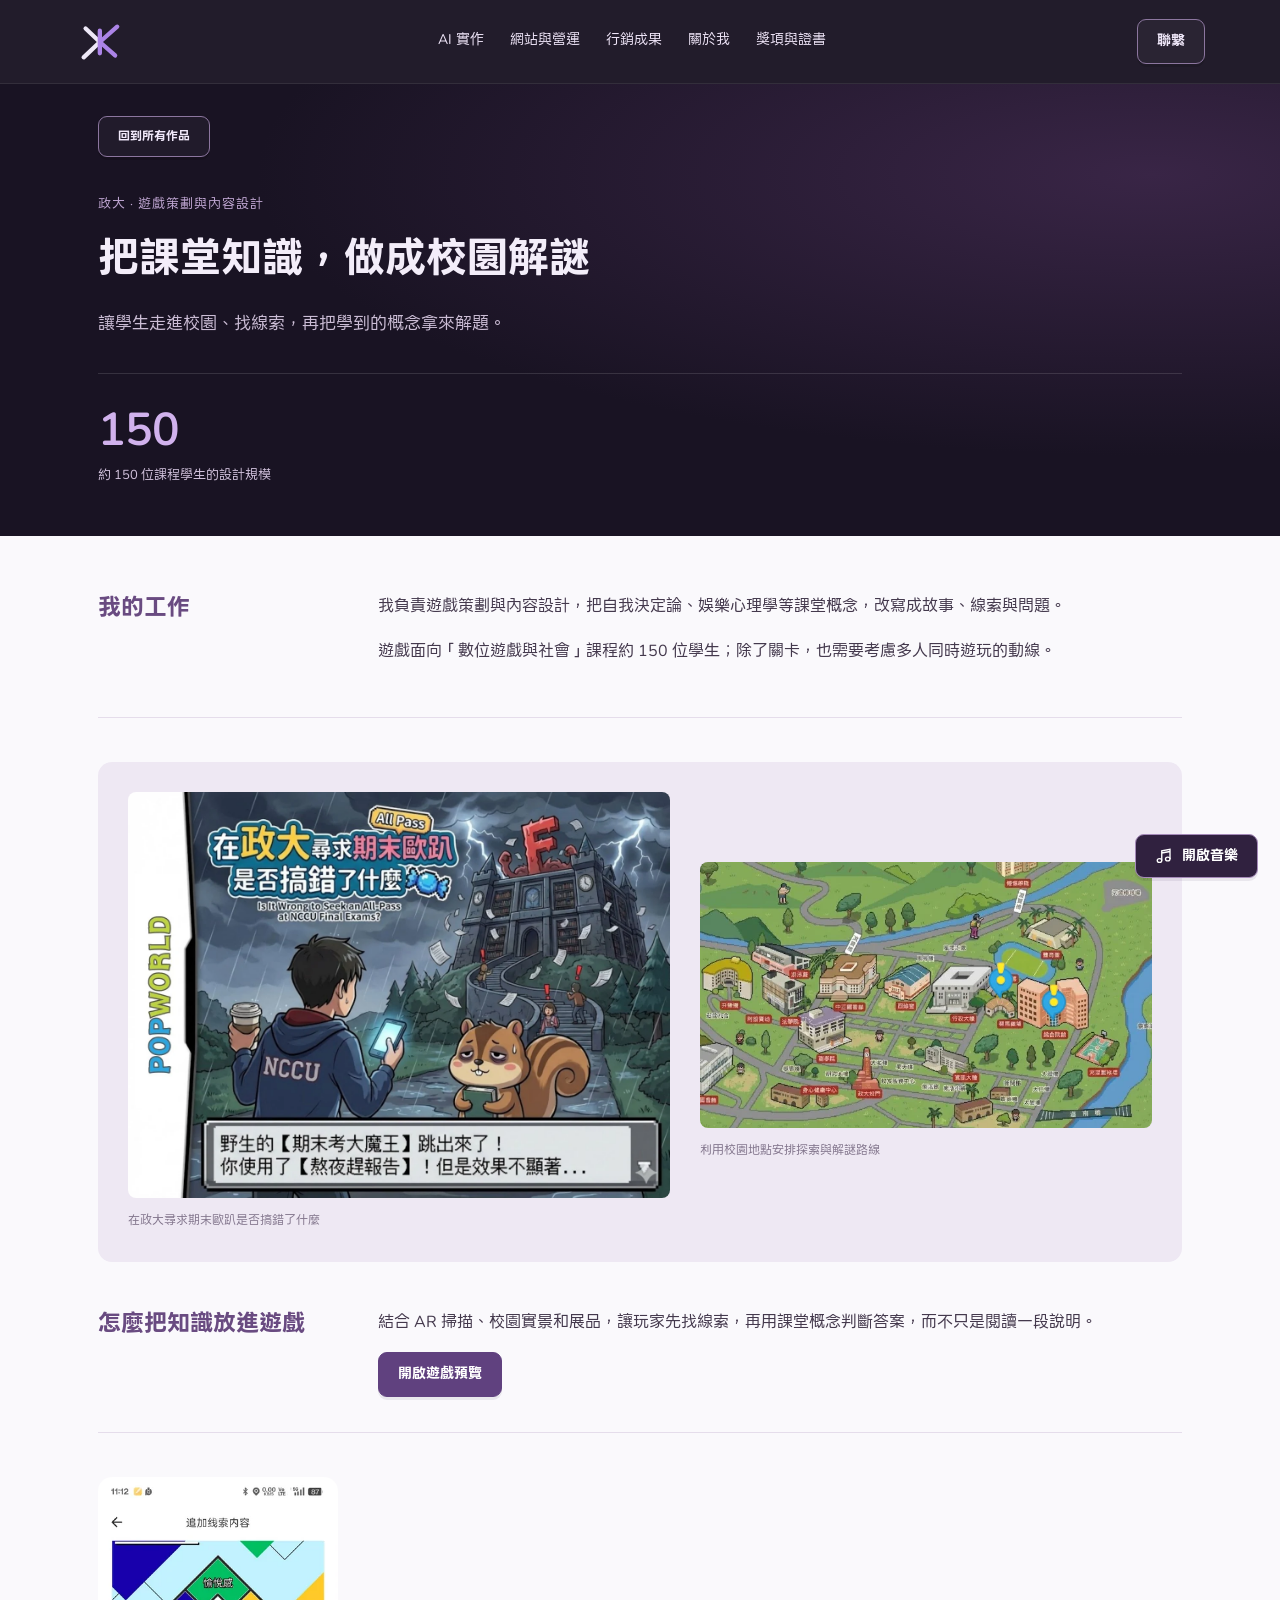
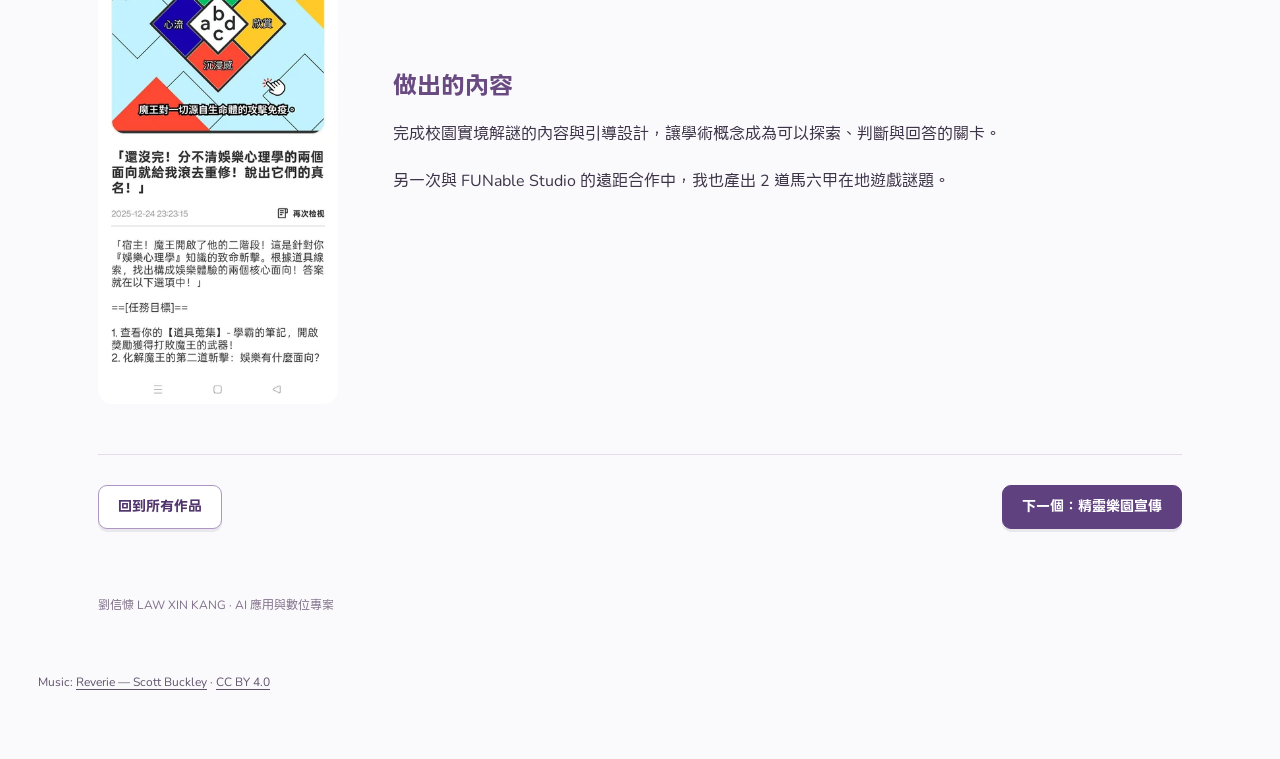
<file: campus.html>
<!doctype html><html lang="zh-Hant"><head><meta charset="utf-8"><meta name="viewport" content="width=device-width,initial-scale=1"><title>把課堂知識，做成校園解謎｜劉信慷作品集</title><meta name="description" content="讓學生走進校園、找線索，再把學到的概念拿來解題。"><link rel="icon" href="xk-logo.svg"><script src="app.js" defer></script><link rel="stylesheet" href="case.css"><style>
.music-toggle{position:fixed;right:22px;bottom:22px;z-index:50;display:inline-flex;align-items:center;gap:9px;padding:12px 17px;border:1px solid #aa8bc4;border-radius:30px;background:#30213f;color:#fff;font:700 14px/1.3 Nunito,LineSeed,sans-serif;box-shadow:0 4px 18px #25123128;cursor:pointer}.music-toggle:hover{background:#523467}.music-toggle:focus-visible{outline:3px solid #bb8dec;outline-offset:4px}.music-toggle svg{width:18px;height:18px;fill:none;stroke:currentColor;stroke-width:1.8}.music-credit{display:block;width:100%;font:400 12px/1.8 Nunito,LineSeed,sans-serif;color:#61536c;margin:20px 0 65px}.music-credit a{text-decoration:underline;text-underline-offset:3px}@media(max-width:740px){.music-toggle{right:14px;bottom:max(14px,env(safe-area-inset-bottom));padding:11px 14px;font-size:12px}}
</style><style>@media(max-width:740px){header nav{gap:12px}header nav a{font-size:12px;white-space:nowrap}}</style><style>header nav{display:flex;align-items:center;gap:26px}header nav a{white-space:nowrap}header{height:84px}header nav a:hover{color:#fff}header nav a:focus-visible{outline:2px solid #c4a1ee;outline-offset:5px}@media(max-width:900px){header nav{gap:15px}}@media(max-width:740px){header{height:auto;display:grid;grid-template-columns:1fr auto;padding:10px 20px;row-gap:8px}header>.wordmark,header>.brand{grid-column:1;grid-row:1}header>.contact-nav,header>.nav-contact{grid-column:2;grid-row:1;justify-self:end}header nav{grid-column:1/-1;grid-row:2;display:flex;flex-wrap:wrap;justify-content:flex-start;gap:0 16px;padding:2px 0}header nav a{font-size:12px;line-height:2.7;white-space:nowrap}}
</style><style>html{scroll-padding-top:calc(var(--nav,84px) + 24px)}header nav a{position:relative;transition:color .18s}header nav a.is-current{color:#e2c7ff;font-weight:700}header nav a.is-current:after{content:"";position:absolute;left:0;right:0;bottom:-8px;height:2px;border-radius:2px;background:#bf91f0}@media(max-width:740px){header nav a.is-current:after{bottom:2px}}@media(prefers-reduced-motion:reduce){html{scroll-behavior:auto}header nav a{transition:none}}</style><style>header nav a,header nav a.is-current{color:inherit;font-weight:400}header nav a.is-current:after{background:#bf91f0}header nav a:hover{color:inherit}@media(max-width:740px){header{padding:7px 16px;row-gap:2px}header>.wordmark svg,header>.brand svg{width:38px;height:38px}header>.contact-nav,header>.nav-contact{min-height:34px;padding:6px 12px;font-size:12px}header nav{flex-wrap:wrap;gap:0 13px;padding:0}header nav a{font-size:12px;line-height:32px}header nav a.is-current:after{bottom:1px}html{scroll-padding-top:calc(var(--nav,90px) + 16px)}}</style><style>@media(max-width:740px){header nav a{padding-top:4px;padding-bottom:4px;min-height:40px}}@media(max-width:380px){header nav{column-gap:7px}header nav a{font-size:11.5px}}</style><style>header nav a,header nav a.is-current{color:inherit;font-weight:400;border-bottom:2px solid transparent;box-sizing:border-box}header nav a.is-current{border-bottom-color:#c49bea}header nav a.is-current:after{content:none}</style></head><body class="detail-page"><a class="skip" href="#content">跳至內容</a><header><a class="brand" href="index.html" aria-label="劉信慷，回首頁"><svg xmlns="http://www.w3.org/2000/svg" viewBox="0 0 180 180" role="img" aria-label="XK 圓角連筆，左上與右下斜筆等比縮短"><path d="M36.72 43.36L86 90L30 143" fill="none" stroke="#201b2c" stroke-width="15" stroke-linecap="round" stroke-linejoin="round"/><path d="M146 37L86 90L138.8 136.64M86 51V129" fill="none" stroke="#8754cf" stroke-width="15" stroke-linecap="round" stroke-linejoin="round"/></svg>
</a><nav aria-label="內容索引"><a href="index.html#ai-tools">AI 實作</a><a href="index.html#web-projects">網站與營運</a><a href="index.html#impact">行銷成果</a><a href="index.html#about">關於我</a><a href="index.html#awards">獎項與證書</a></nav><a class="button secondary nav-contact" href="index.html#contact">聯繫</a></header><main id="content"><section class="case-hero"><div class="wrap"><a class="button secondary back-link" href="index.html#work">回到所有作品</a><p class="case-category">政大 · 遊戲策劃與內容設計</p><h1>把課堂知識，做成校園解謎</h1><p class="case-lead">讓學生走進校園、找線索，再把學到的概念拿來解題。</p><div class="case-stats"><div><strong>150</strong><span>約 150 位課程學生的設計規模</span></div></div></div></section><div class="wrap case-sections"><section class="story-block"><h2>我的工作</h2><div><p>我負責遊戲策劃與內容設計，把自我決定論、娛樂心理學等課堂概念，改寫成故事、線索與問題。</p><p>遊戲面向「數位遊戲與社會」課程約 150 位學生；除了關卡，也需要考慮多人同時遊玩的動線。</p></div></section><div class="campus-gallery"><figure><img src="campus-cover-hi.webp" width="1280" height="960" alt="校園解謎遊戲封面"><figcaption>在政大尋求期末歐趴是否搞錯了什麼</figcaption></figure><figure><img src="campus-map.webp" width="692" height="408" alt="政大校園地圖與關卡位置"><figcaption>利用校園地點安排探索與解謎路線</figcaption></figure></div><section class="story-block"><h2>怎麼把知識放進遊戲</h2><div><p>結合 AR 掃描、校園實景和展品，讓玩家先找線索，再用課堂概念判斷答案，而不只是閱讀一段說明。</p><a class="button primary" href="https://popworld.cc/guide/31808/preview" target="_blank" rel="noopener">開啟遊戲預覽</a></div></section><section class="phone-story"><img src="campus-phone.webp" width="364" height="800" alt="手機遊戲中的課堂知識問答"><div><h2>做出的內容</h2><p>完成校園實境解謎的內容與引導設計，讓學術概念成為可以探索、判斷與回答的關卡。</p><p>另一次與 FUNable Studio 的遠距合作中，我也產出 2 道馬六甲在地遊戲謎題。</p></div></section><div class="case-end"><a class="button secondary" href="index.html#work">回到所有作品</a><a class="button primary" href="fairy.html">下一個：精靈樂園宣傳</a></div></div></main><footer class="wrap">劉信慷 LAW XIN KANG · AI 應用與數位專案</footer><div class="music-credit wrap">Music: <a href="https://www.scottbuckley.com.au/library/reverie/" target="_blank" rel="noopener">Reverie — Scott Buckley</a> · <a href="https://creativecommons.org/licenses/by/4.0/" target="_blank" rel="noopener">CC BY 4.0</a></div><audio id="site-bgm" src="audio/reverie.mp3" loop preload="none"></audio><button id="music-toggle" class="music-toggle" type="button" aria-pressed="true" aria-controls="site-bgm"><svg viewBox="0 0 24 24" aria-hidden="true"><path d="M9 18V5l11-2v13M9 8l11-2"/><ellipse cx="6" cy="18" rx="3" ry="2.5"/><ellipse cx="17" cy="16" rx="3" ry="2.5"/></svg><span>音樂：開</span></button><script>(() => {
const audio = document.getElementById('site-bgm');
const button = document.getElementById('music-toggle');
if (!audio || !button) return;
let enabled = true, frame = 0, generation = 0, blocked = false;
try { enabled = localStorage.getItem('portfolio-music') !== 'off'; } catch {}
const videos = [...document.querySelectorAll('video')];
const videoPlaying = () => videos.some(v => !v.paused && !v.ended);
const label = button.querySelector('span');
function draw() {
 label.textContent = !enabled ? '音樂：關' : blocked ? '開啟音樂' : videoPlaying() ? '音樂：暫停' : '音樂：開';
 button.setAttribute('aria-pressed', String(enabled && !blocked));
 button.title = 'Reverie · Scott Buckley';
}
function stop() { generation++; cancelAnimationFrame(frame); audio.pause(); audio.volume = 0; }
async function start() {
 if (!enabled || videoPlaying() || document.hidden) return;
 const token = ++generation;
 cancelAnimationFrame(frame); audio.volume = 0;
 try {
  await audio.play();
  if (token !== generation) return;
  blocked = false; draw();
  const began = performance.now();
  function fade(now) {
   if (token !== generation) return;
   audio.volume = .15 * Math.min(1, (now - began) / 1800);
   if (now - began < 1800) frame = requestAnimationFrame(fade);
  }
  frame = requestAnimationFrame(fade);
 } catch { if (token === generation) { blocked = true; draw(); } }
}
button.addEventListener('click', () => {
 enabled = blocked || !enabled; blocked = false;
 try { localStorage.setItem('portfolio-music', enabled ? 'on' : 'off'); } catch {}
 if (enabled) start(); else stop();
 draw();
});
videos.forEach(video => {
 video.addEventListener('play', () => { stop(); draw(); });
 ['pause','ended'].forEach(event => video.addEventListener(event, () => { if (!videoPlaying()) start(); draw(); }));
});
document.addEventListener('visibilitychange', () => { if (document.hidden) stop(); else start(); });
window.addEventListener('pagehide', stop);
audio.addEventListener('error', () => { stop(); blocked = true; draw(); label.textContent = '音樂載入失敗・重試'; });
draw(); if (enabled) start();
})();</script></body></html>
</file>
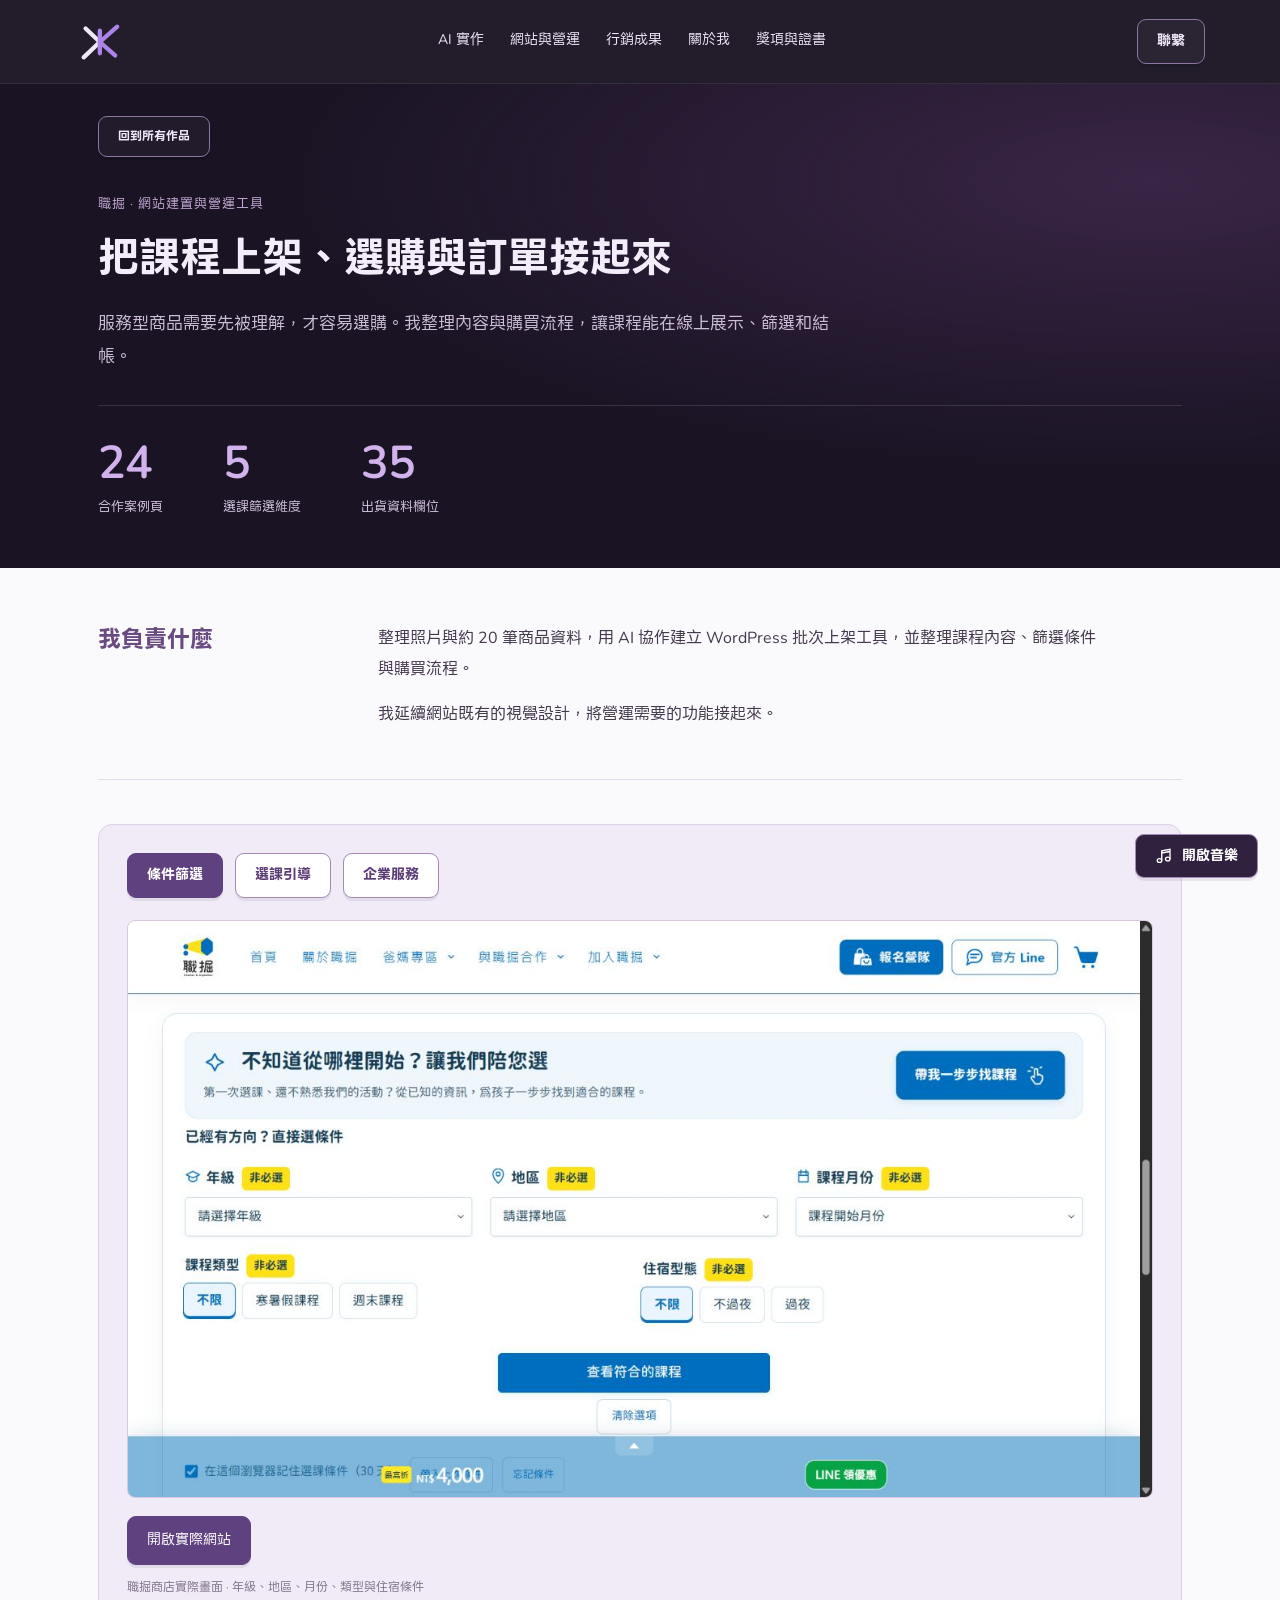
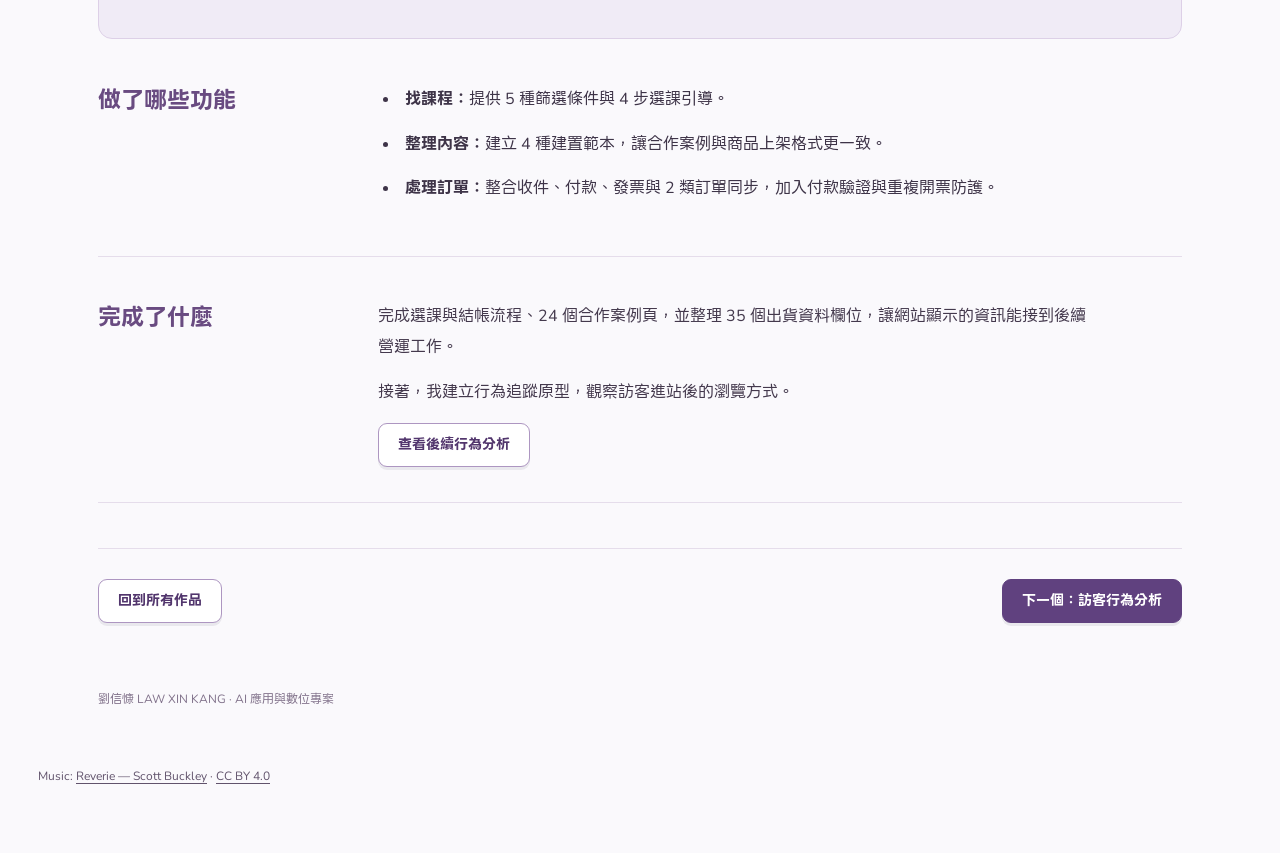
<file: commerce.html>
<!doctype html><html lang="zh-Hant"><head><meta charset="utf-8"><meta name="viewport" content="width=device-width,initial-scale=1"><title>把課程上架、選購與訂單接起來｜劉信慷作品集</title><meta name="description" content="服務型商品需要先被理解，才容易選購。我整理內容與購買流程，讓課程能在線上展示、篩選和結帳。"><link rel="icon" href="xk-logo.svg"><script src="app.js" defer></script><link rel="stylesheet" href="case.css"><style>
.music-toggle{position:fixed;right:22px;bottom:22px;z-index:50;display:inline-flex;align-items:center;gap:9px;padding:12px 17px;border:1px solid #aa8bc4;border-radius:30px;background:#30213f;color:#fff;font:700 14px/1.3 Nunito,LineSeed,sans-serif;box-shadow:0 4px 18px #25123128;cursor:pointer}.music-toggle:hover{background:#523467}.music-toggle:focus-visible{outline:3px solid #bb8dec;outline-offset:4px}.music-toggle svg{width:18px;height:18px;fill:none;stroke:currentColor;stroke-width:1.8}.music-credit{display:block;width:100%;font:400 12px/1.8 Nunito,LineSeed,sans-serif;color:#61536c;margin:20px 0 65px}.music-credit a{text-decoration:underline;text-underline-offset:3px}@media(max-width:740px){.music-toggle{right:14px;bottom:max(14px,env(safe-area-inset-bottom));padding:11px 14px;font-size:12px}}
</style><style>@media(max-width:740px){header nav{gap:12px}header nav a{font-size:12px;white-space:nowrap}}</style><style>header nav{display:flex;align-items:center;gap:26px}header nav a{white-space:nowrap}header{height:84px}header nav a:hover{color:#fff}header nav a:focus-visible{outline:2px solid #c4a1ee;outline-offset:5px}@media(max-width:900px){header nav{gap:15px}}@media(max-width:740px){header{height:auto;display:grid;grid-template-columns:1fr auto;padding:10px 20px;row-gap:8px}header>.wordmark,header>.brand{grid-column:1;grid-row:1}header>.contact-nav,header>.nav-contact{grid-column:2;grid-row:1;justify-self:end}header nav{grid-column:1/-1;grid-row:2;display:flex;flex-wrap:wrap;justify-content:flex-start;gap:0 16px;padding:2px 0}header nav a{font-size:12px;line-height:2.7;white-space:nowrap}}
</style><style>html{scroll-padding-top:calc(var(--nav,84px) + 24px)}header nav a{position:relative;transition:color .18s}header nav a.is-current{color:#e2c7ff;font-weight:700}header nav a.is-current:after{content:"";position:absolute;left:0;right:0;bottom:-8px;height:2px;border-radius:2px;background:#bf91f0}@media(max-width:740px){header nav a.is-current:after{bottom:2px}}@media(prefers-reduced-motion:reduce){html{scroll-behavior:auto}header nav a{transition:none}}</style><style>header nav a,header nav a.is-current{color:inherit;font-weight:400}header nav a.is-current:after{background:#bf91f0}header nav a:hover{color:inherit}@media(max-width:740px){header{padding:7px 16px;row-gap:2px}header>.wordmark svg,header>.brand svg{width:38px;height:38px}header>.contact-nav,header>.nav-contact{min-height:34px;padding:6px 12px;font-size:12px}header nav{flex-wrap:wrap;gap:0 13px;padding:0}header nav a{font-size:12px;line-height:32px}header nav a.is-current:after{bottom:1px}html{scroll-padding-top:calc(var(--nav,90px) + 16px)}}</style><style>@media(max-width:740px){header nav a{padding-top:4px;padding-bottom:4px;min-height:40px}}@media(max-width:380px){header nav{column-gap:7px}header nav a{font-size:11.5px}}</style><style>header nav a,header nav a.is-current{color:inherit;font-weight:400;border-bottom:2px solid transparent;box-sizing:border-box}header nav a.is-current{border-bottom-color:#c49bea}header nav a.is-current:after{content:none}</style></head><body class="detail-page"><a class="skip" href="#content">跳至內容</a><header><a class="brand" href="index.html" aria-label="劉信慷，回首頁"><svg xmlns="http://www.w3.org/2000/svg" viewBox="0 0 180 180" role="img" aria-label="XK 圓角連筆，左上與右下斜筆等比縮短"><path d="M36.72 43.36L86 90L30 143" fill="none" stroke="#201b2c" stroke-width="15" stroke-linecap="round" stroke-linejoin="round"/><path d="M146 37L86 90L138.8 136.64M86 51V129" fill="none" stroke="#8754cf" stroke-width="15" stroke-linecap="round" stroke-linejoin="round"/></svg>
</a><nav aria-label="內容索引"><a href="index.html#ai-tools">AI 實作</a><a href="index.html#web-projects">網站與營運</a><a href="index.html#impact">行銷成果</a><a href="index.html#about">關於我</a><a href="index.html#awards">獎項與證書</a></nav><a class="button secondary nav-contact" href="index.html#contact">聯繫</a></header><main id="content"><section class="case-hero"><div class="wrap"><a class="button secondary back-link" href="index.html#work">回到所有作品</a><p class="case-category">職掘 · 網站建置與營運工具</p><h1>把課程上架、選購與訂單接起來</h1><p class="case-lead">服務型商品需要先被理解，才容易選購。我整理內容與購買流程，讓課程能在線上展示、篩選和結帳。</p><div class="case-stats"><div><strong>24</strong><span>合作案例頁</span></div><div><strong>5</strong><span>選課篩選維度</span></div><div><strong>35</strong><span>出貨資料欄位</span></div></div></div></section><div class="wrap case-sections"><section class="story-block"><h2>我負責什麼</h2><div><p>整理照片與約 20 筆商品資料，用 AI 協作建立 WordPress 批次上架工具，並整理課程內容、篩選條件與購買流程。</p><p>我延續網站既有的視覺設計，將營運需要的功能接起來。</p></div></section><div class="site-showcase"><div class="view-switch" role="group" aria-label="選擇作品畫面"><button class="active" data-view="filter" aria-pressed="true">條件篩選</button><button data-view="guide" aria-pressed="false">選課引導</button><button data-view="company" aria-pressed="false">企業服務</button></div><a target="_blank" rel="noopener" id="site-picture-link" href="https://vwsicamp.com/shop/" aria-label="前往職掘選課商店"><img id="site-picture" src="shop-filter.png" alt="職掘商店的實際條件篩選畫面" width="1265" height="712"><span class="image-action">開啟實際網站</span></a><p id="site-caption" class="caption">職掘商店實際畫面 · 年級、地區、月份、類型與住宿條件</p></div>
<section class="story-block"><h2>做了哪些功能</h2><div><ul><li><b>找課程：</b>提供 5 種篩選條件與 4 步選課引導。</li><li><b>整理內容：</b>建立 4 種建置範本，讓合作案例與商品上架格式更一致。</li><li><b>處理訂單：</b>整合收件、付款、發票與 2 類訂單同步，加入付款驗證與重複開票防護。</li></ul></div></section><section class="story-block"><h2>完成了什麼</h2><div><p>完成選課與結帳流程、24 個合作案例頁，並整理 35 個出貨資料欄位，讓網站顯示的資訊能接到後續營運工作。</p><p>接著，我建立行為追蹤原型，觀察訪客進站後的瀏覽方式。</p><a class="button secondary" href="journey.html">查看後續行為分析</a></div></section><div class="case-end"><a class="button secondary" href="index.html#work">回到所有作品</a><a class="button primary" href="journey.html">下一個：訪客行為分析</a></div></div></main><footer class="wrap">劉信慷 LAW XIN KANG · AI 應用與數位專案</footer><div class="music-credit wrap">Music: <a href="https://www.scottbuckley.com.au/library/reverie/" target="_blank" rel="noopener">Reverie — Scott Buckley</a> · <a href="https://creativecommons.org/licenses/by/4.0/" target="_blank" rel="noopener">CC BY 4.0</a></div><audio id="site-bgm" src="audio/reverie.mp3" loop preload="none"></audio><button id="music-toggle" class="music-toggle" type="button" aria-pressed="true" aria-controls="site-bgm"><svg viewBox="0 0 24 24" aria-hidden="true"><path d="M9 18V5l11-2v13M9 8l11-2"/><ellipse cx="6" cy="18" rx="3" ry="2.5"/><ellipse cx="17" cy="16" rx="3" ry="2.5"/></svg><span>音樂：開</span></button><script>(() => {
const audio = document.getElementById('site-bgm');
const button = document.getElementById('music-toggle');
if (!audio || !button) return;
let enabled = true, frame = 0, generation = 0, blocked = false;
try { enabled = localStorage.getItem('portfolio-music') !== 'off'; } catch {}
const videos = [...document.querySelectorAll('video')];
const videoPlaying = () => videos.some(v => !v.paused && !v.ended);
const label = button.querySelector('span');
function draw() {
 label.textContent = !enabled ? '音樂：關' : blocked ? '開啟音樂' : videoPlaying() ? '音樂：暫停' : '音樂：開';
 button.setAttribute('aria-pressed', String(enabled && !blocked));
 button.title = 'Reverie · Scott Buckley';
}
function stop() { generation++; cancelAnimationFrame(frame); audio.pause(); audio.volume = 0; }
async function start() {
 if (!enabled || videoPlaying() || document.hidden) return;
 const token = ++generation;
 cancelAnimationFrame(frame); audio.volume = 0;
 try {
  await audio.play();
  if (token !== generation) return;
  blocked = false; draw();
  const began = performance.now();
  function fade(now) {
   if (token !== generation) return;
   audio.volume = .15 * Math.min(1, (now - began) / 1800);
   if (now - began < 1800) frame = requestAnimationFrame(fade);
  }
  frame = requestAnimationFrame(fade);
 } catch { if (token === generation) { blocked = true; draw(); } }
}
button.addEventListener('click', () => {
 enabled = blocked || !enabled; blocked = false;
 try { localStorage.setItem('portfolio-music', enabled ? 'on' : 'off'); } catch {}
 if (enabled) start(); else stop();
 draw();
});
videos.forEach(video => {
 video.addEventListener('play', () => { stop(); draw(); });
 ['pause','ended'].forEach(event => video.addEventListener(event, () => { if (!videoPlaying()) start(); draw(); }));
});
document.addEventListener('visibilitychange', () => { if (document.hidden) stop(); else start(); });
window.addEventListener('pagehide', stop);
audio.addEventListener('error', () => { stop(); blocked = true; draw(); label.textContent = '音樂載入失敗・重試'; });
draw(); if (enabled) start();
})();</script></body></html>
</file>
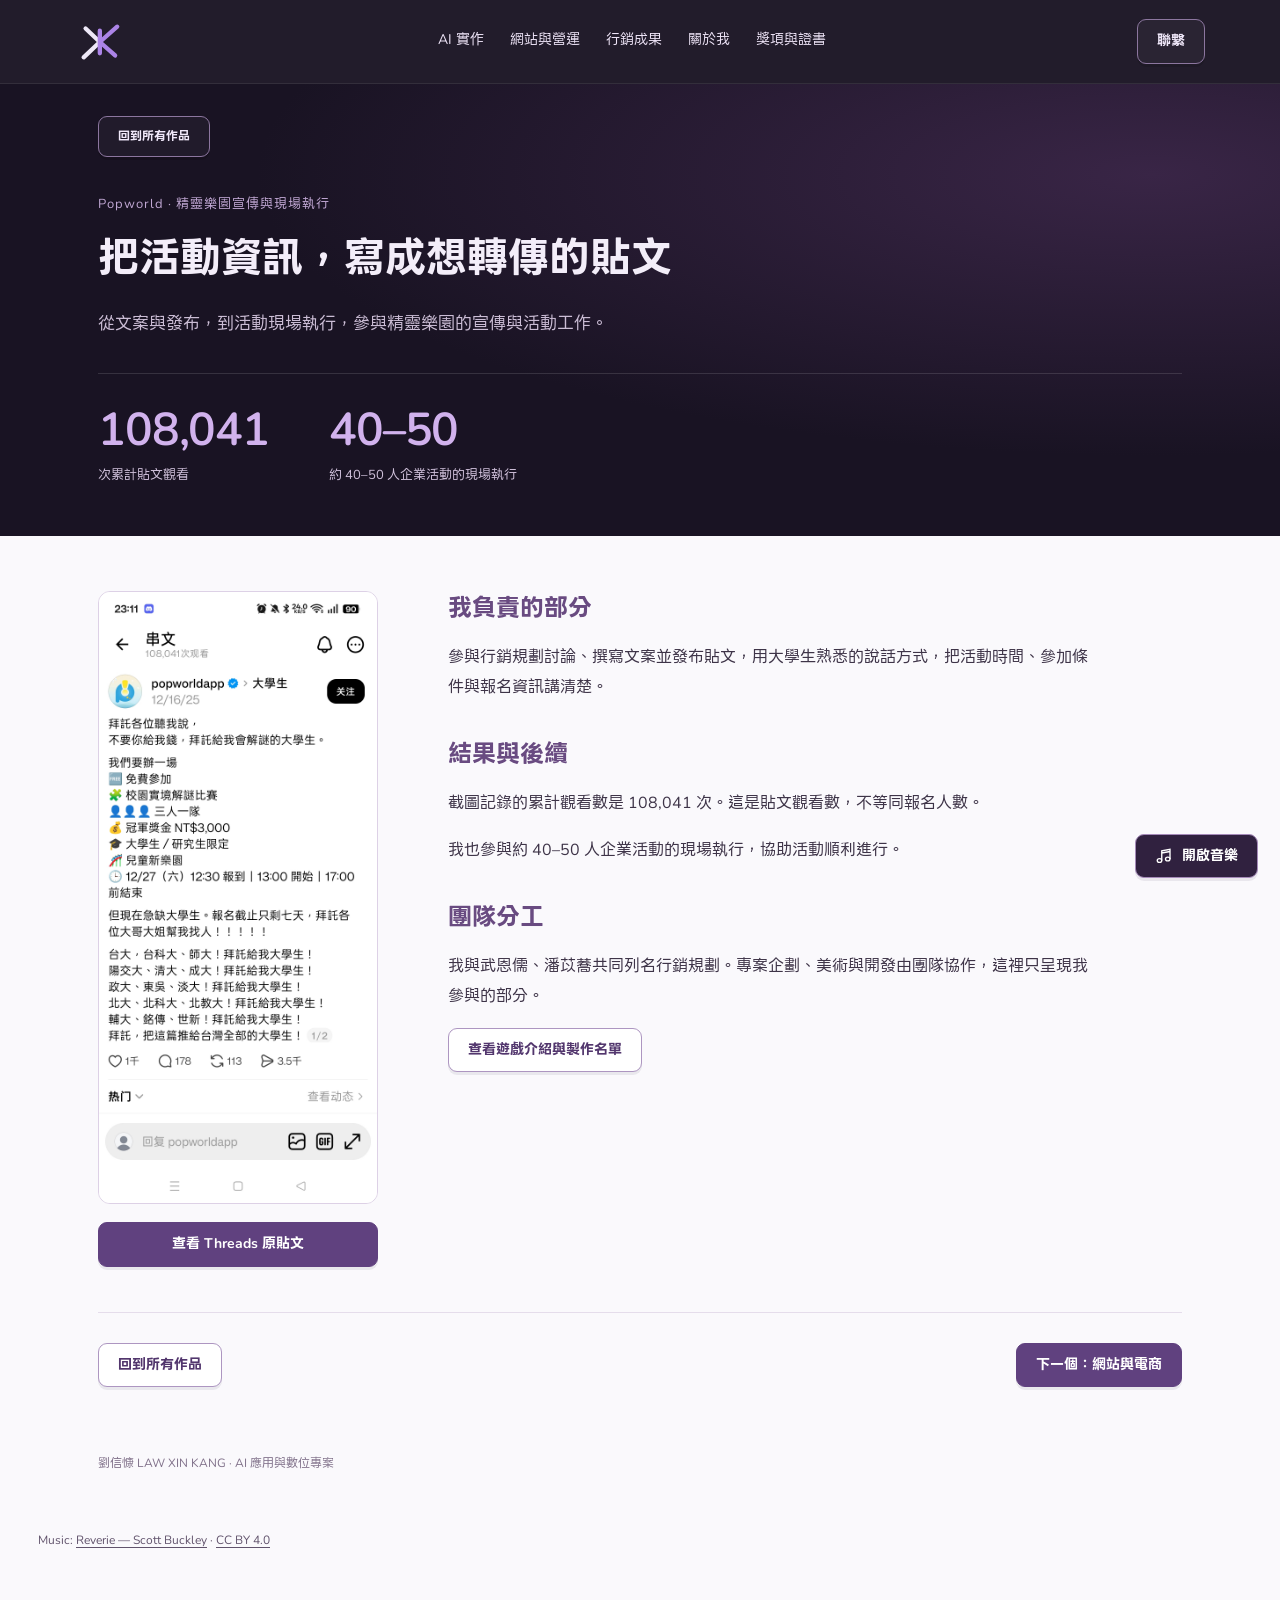
<file: fairy.html>
<!doctype html><html lang="zh-Hant"><head><meta charset="utf-8"><meta name="viewport" content="width=device-width,initial-scale=1"><title>把活動資訊，寫成想轉傳的貼文｜劉信慷作品集</title><meta name="description" content="從文案與發布，到活動現場執行，參與精靈樂園的宣傳與活動工作。"><link rel="icon" href="xk-logo.svg"><script src="app.js" defer></script><link rel="stylesheet" href="case.css"><style>
.music-toggle{position:fixed;right:22px;bottom:22px;z-index:50;display:inline-flex;align-items:center;gap:9px;padding:12px 17px;border:1px solid #aa8bc4;border-radius:30px;background:#30213f;color:#fff;font:700 14px/1.3 Nunito,LineSeed,sans-serif;box-shadow:0 4px 18px #25123128;cursor:pointer}.music-toggle:hover{background:#523467}.music-toggle:focus-visible{outline:3px solid #bb8dec;outline-offset:4px}.music-toggle svg{width:18px;height:18px;fill:none;stroke:currentColor;stroke-width:1.8}.music-credit{display:block;width:100%;font:400 12px/1.8 Nunito,LineSeed,sans-serif;color:#61536c;margin:20px 0 65px}.music-credit a{text-decoration:underline;text-underline-offset:3px}@media(max-width:740px){.music-toggle{right:14px;bottom:max(14px,env(safe-area-inset-bottom));padding:11px 14px;font-size:12px}}
</style><style>@media(max-width:740px){header nav{gap:12px}header nav a{font-size:12px;white-space:nowrap}}</style><style>header nav{display:flex;align-items:center;gap:26px}header nav a{white-space:nowrap}header{height:84px}header nav a:hover{color:#fff}header nav a:focus-visible{outline:2px solid #c4a1ee;outline-offset:5px}@media(max-width:900px){header nav{gap:15px}}@media(max-width:740px){header{height:auto;display:grid;grid-template-columns:1fr auto;padding:10px 20px;row-gap:8px}header>.wordmark,header>.brand{grid-column:1;grid-row:1}header>.contact-nav,header>.nav-contact{grid-column:2;grid-row:1;justify-self:end}header nav{grid-column:1/-1;grid-row:2;display:flex;flex-wrap:wrap;justify-content:flex-start;gap:0 16px;padding:2px 0}header nav a{font-size:12px;line-height:2.7;white-space:nowrap}}
</style><style>html{scroll-padding-top:calc(var(--nav,84px) + 24px)}header nav a{position:relative;transition:color .18s}header nav a.is-current{color:#e2c7ff;font-weight:700}header nav a.is-current:after{content:"";position:absolute;left:0;right:0;bottom:-8px;height:2px;border-radius:2px;background:#bf91f0}@media(max-width:740px){header nav a.is-current:after{bottom:2px}}@media(prefers-reduced-motion:reduce){html{scroll-behavior:auto}header nav a{transition:none}}</style><style>header nav a,header nav a.is-current{color:inherit;font-weight:400}header nav a.is-current:after{background:#bf91f0}header nav a:hover{color:inherit}@media(max-width:740px){header{padding:7px 16px;row-gap:2px}header>.wordmark svg,header>.brand svg{width:38px;height:38px}header>.contact-nav,header>.nav-contact{min-height:34px;padding:6px 12px;font-size:12px}header nav{flex-wrap:wrap;gap:0 13px;padding:0}header nav a{font-size:12px;line-height:32px}header nav a.is-current:after{bottom:1px}html{scroll-padding-top:calc(var(--nav,90px) + 16px)}}</style><style>@media(max-width:740px){header nav a{padding-top:4px;padding-bottom:4px;min-height:40px}}@media(max-width:380px){header nav{column-gap:7px}header nav a{font-size:11.5px}}</style><style>header nav a,header nav a.is-current{color:inherit;font-weight:400;border-bottom:2px solid transparent;box-sizing:border-box}header nav a.is-current{border-bottom-color:#c49bea}header nav a.is-current:after{content:none}</style></head><body class="detail-page"><a class="skip" href="#content">跳至內容</a><header><a class="brand" href="index.html" aria-label="劉信慷，回首頁"><svg xmlns="http://www.w3.org/2000/svg" viewBox="0 0 180 180" role="img" aria-label="XK 圓角連筆，左上與右下斜筆等比縮短"><path d="M36.72 43.36L86 90L30 143" fill="none" stroke="#201b2c" stroke-width="15" stroke-linecap="round" stroke-linejoin="round"/><path d="M146 37L86 90L138.8 136.64M86 51V129" fill="none" stroke="#8754cf" stroke-width="15" stroke-linecap="round" stroke-linejoin="round"/></svg>
</a><nav aria-label="內容索引"><a href="index.html#ai-tools">AI 實作</a><a href="index.html#web-projects">網站與營運</a><a href="index.html#impact">行銷成果</a><a href="index.html#about">關於我</a><a href="index.html#awards">獎項與證書</a></nav><a class="button secondary nav-contact" href="index.html#contact">聯繫</a></header><main id="content"><section class="case-hero"><div class="wrap"><a class="button secondary back-link" href="index.html#work">回到所有作品</a><p class="case-category">Popworld · 精靈樂園宣傳與現場執行</p><h1>把活動資訊，寫成想轉傳的貼文</h1><p class="case-lead">從文案與發布，到活動現場執行，參與精靈樂園的宣傳與活動工作。</p><div class="case-stats"><div><strong>108,041</strong><span>次累計貼文觀看</span></div><div><strong>40–50</strong><span>約 40–50 人企業活動的現場執行</span></div></div></div></section><div class="wrap case-sections"><section class="fairy-story"><figure><a href="https://www.threads.com/@popworldapp/post/DSUa3pnkj2h" target="_blank" rel="noopener"><img src="fairyland-threads.jpg" width="1264" height="2780" alt="精靈樂園 Threads 貼文截圖，顯示 108,041 次觀看"></a><a class="button primary" href="https://www.threads.com/@popworldapp/post/DSUa3pnkj2h" target="_blank" rel="noopener">查看 Threads 原貼文</a></figure><div><h2>我負責的部分</h2><p>參與行銷規劃討論、撰寫文案並發布貼文，用大學生熟悉的說話方式，把活動時間、參加條件與報名資訊講清楚。</p><h2>結果與後續</h2><p>截圖記錄的累計觀看數是 108,041 次。這是貼文觀看數，不等同報名人數。</p><p>我也參與約 40–50 人企業活動的現場執行，協助活動順利進行。</p><h2>團隊分工</h2><p>我與武恩儒、潘苡蕎共同列名行銷規劃。專案企劃、美術與開發由團隊協作，這裡只呈現我參與的部分。</p><a class="button secondary" href="https://popworld.cc/fairyland/" target="_blank" rel="noopener">查看遊戲介紹與製作名單</a></div></section><div class="case-end"><a class="button secondary" href="index.html#work">回到所有作品</a><a class="button primary" href="commerce.html">下一個：網站與電商</a></div></div></main><footer class="wrap">劉信慷 LAW XIN KANG · AI 應用與數位專案</footer><div class="music-credit wrap">Music: <a href="https://www.scottbuckley.com.au/library/reverie/" target="_blank" rel="noopener">Reverie — Scott Buckley</a> · <a href="https://creativecommons.org/licenses/by/4.0/" target="_blank" rel="noopener">CC BY 4.0</a></div><audio id="site-bgm" src="audio/reverie.mp3" loop preload="none"></audio><button id="music-toggle" class="music-toggle" type="button" aria-pressed="true" aria-controls="site-bgm"><svg viewBox="0 0 24 24" aria-hidden="true"><path d="M9 18V5l11-2v13M9 8l11-2"/><ellipse cx="6" cy="18" rx="3" ry="2.5"/><ellipse cx="17" cy="16" rx="3" ry="2.5"/></svg><span>音樂：開</span></button><script>(() => {
const audio = document.getElementById('site-bgm');
const button = document.getElementById('music-toggle');
if (!audio || !button) return;
let enabled = true, frame = 0, generation = 0, blocked = false;
try { enabled = localStorage.getItem('portfolio-music') !== 'off'; } catch {}
const videos = [...document.querySelectorAll('video')];
const videoPlaying = () => videos.some(v => !v.paused && !v.ended);
const label = button.querySelector('span');
function draw() {
 label.textContent = !enabled ? '音樂：關' : blocked ? '開啟音樂' : videoPlaying() ? '音樂：暫停' : '音樂：開';
 button.setAttribute('aria-pressed', String(enabled && !blocked));
 button.title = 'Reverie · Scott Buckley';
}
function stop() { generation++; cancelAnimationFrame(frame); audio.pause(); audio.volume = 0; }
async function start() {
 if (!enabled || videoPlaying() || document.hidden) return;
 const token = ++generation;
 cancelAnimationFrame(frame); audio.volume = 0;
 try {
  await audio.play();
  if (token !== generation) return;
  blocked = false; draw();
  const began = performance.now();
  function fade(now) {
   if (token !== generation) return;
   audio.volume = .15 * Math.min(1, (now - began) / 1800);
   if (now - began < 1800) frame = requestAnimationFrame(fade);
  }
  frame = requestAnimationFrame(fade);
 } catch { if (token === generation) { blocked = true; draw(); } }
}
button.addEventListener('click', () => {
 enabled = blocked || !enabled; blocked = false;
 try { localStorage.setItem('portfolio-music', enabled ? 'on' : 'off'); } catch {}
 if (enabled) start(); else stop();
 draw();
});
videos.forEach(video => {
 video.addEventListener('play', () => { stop(); draw(); });
 ['pause','ended'].forEach(event => video.addEventListener(event, () => { if (!videoPlaying()) start(); draw(); }));
});
document.addEventListener('visibilitychange', () => { if (document.hidden) stop(); else start(); });
window.addEventListener('pagehide', stop);
audio.addEventListener('error', () => { stop(); blocked = true; draw(); label.textContent = '音樂載入失敗・重試'; });
draw(); if (enabled) start();
})();</script></body></html>
</file>
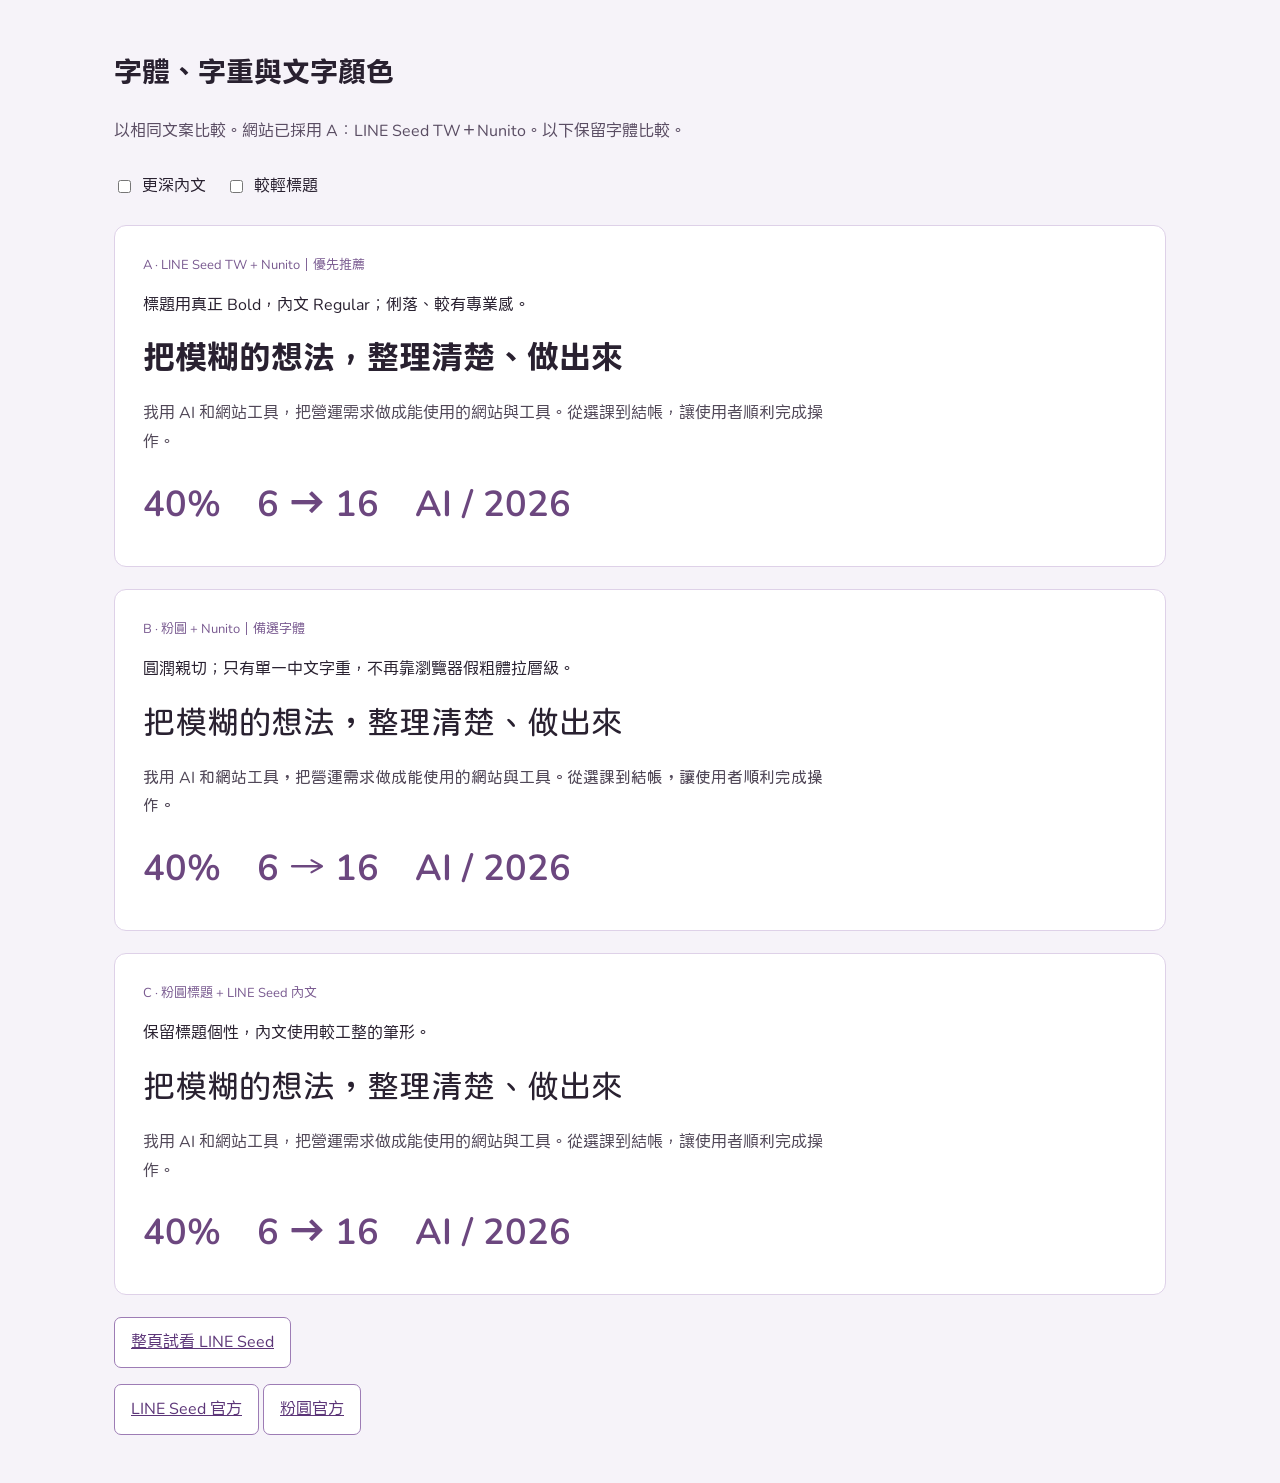
<file: font-preview.html>
<!doctype html><html lang="zh-Hant"><meta charset="utf-8"><meta name="viewport" content="width=device-width,initial-scale=1"><title>字體與字重比較</title><style>@font-face{font-family:Huninn;src:url(fonts/Huninn-Regular.ttf)}@font-face{font-family:Nunito;src:url(fonts/Nunito.ttf);font-weight:200 900}@font-face{font-family:LineSeed;src:url(fonts/LINESeedTW-Rg.woff2);font-weight:400}@font-face{font-family:LineSeed;src:url(fonts/LINESeedTW-Bd.woff2);font-weight:700}*{box-sizing:border-box;font-synthesis:none}body{margin:0;background:#f6f3f9;color:#292130;font:16px/1.8 Nunito,LineSeed,sans-serif}main{max-width:1100px;margin:48px auto;padding:0 24px}h1{font-size:28px}header p{color:#5a4d63}section{background:white;border:1px solid #ded1e8;border-radius:12px;padding:28px;margin:22px 0}.meta{font:13px Nunito,LineSeed;color:#795a90}.sample h2{font-size:32px;line-height:1.5;margin:16px 0}.sample p{max-width:700px;color:#514858}.nums{font-size:36px;color:#6c477f;font-weight:650}a,button{display:inline-block;padding:10px 16px;border:1px solid #9d7cb5;border-radius:7px;color:#5c3578;background:white;font:inherit;cursor:pointer}label{display:inline-flex;align-items:center;gap:8px;margin:10px 20px 0 0}.hun{font-family:Nunito,Huninn}.line{font-family:Nunito,LineSeed}.mix h2{font-family:Nunito,Huninn;font-weight:400}.mix{font-family:Nunito,LineSeed}body.darktext .sample p{color:#302637}body.soft .sample h2{font-weight:400}body:not(.soft) .line h2{font-weight:700}@media(max-width:600px){.sample h2{font-size:25px}section{padding:20px}}</style><main><header><h1>字體、字重與文字顏色</h1><p>以相同文案比較。網站已採用 A：LINE Seed TW＋Nunito。以下保留字體比較。</p><label><input type="checkbox" onchange="document.body.classList.toggle('darktext',this.checked)">更深內文</label><label><input type="checkbox" onchange="document.body.classList.toggle('soft',this.checked)">較輕標題</label></header><section><div class="meta">A · LINE Seed TW + Nunito｜優先推薦</div><p>標題用真正 Bold，內文 Regular；俐落、較有專業感。</p><div class="sample line"><h2>把模糊的想法，整理清楚、做出來</h2><p>我用 AI 和網站工具，把營運需求做成能使用的網站與工具。從選課到結帳，讓使用者順利完成操作。</p><div class="nums">40%　6 → 16　AI / 2026</div></div></section><section><div class="meta">B · 粉圓 + Nunito｜備選字體</div><p>圓潤親切；只有單一中文字重，不再靠瀏覽器假粗體拉層級。</p><div class="sample hun"><h2>把模糊的想法，整理清楚、做出來</h2><p>我用 AI 和網站工具，把營運需求做成能使用的網站與工具。從選課到結帳，讓使用者順利完成操作。</p><div class="nums">40%　6 → 16　AI / 2026</div></div></section><section><div class="meta">C · 粉圓標題 + LINE Seed 內文</div><p>保留標題個性，內文使用較工整的筆形。</p><div class="sample mix"><h2>把模糊的想法，整理清楚、做出來</h2><p>我用 AI 和網站工具，把營運需求做成能使用的網站與工具。從選課到結帳，讓使用者順利完成操作。</p><div class="nums">40%　6 → 16　AI / 2026</div></div></section><a href="index.html?font=line" target="_blank">整頁試看 LINE Seed</a> <p><a href="https://seed.line.me/index_tw.html">LINE Seed 官方</a> <a href="https://github.com/justfont/open-huninn-font">粉圓官方</a></p></main></html>
</file>
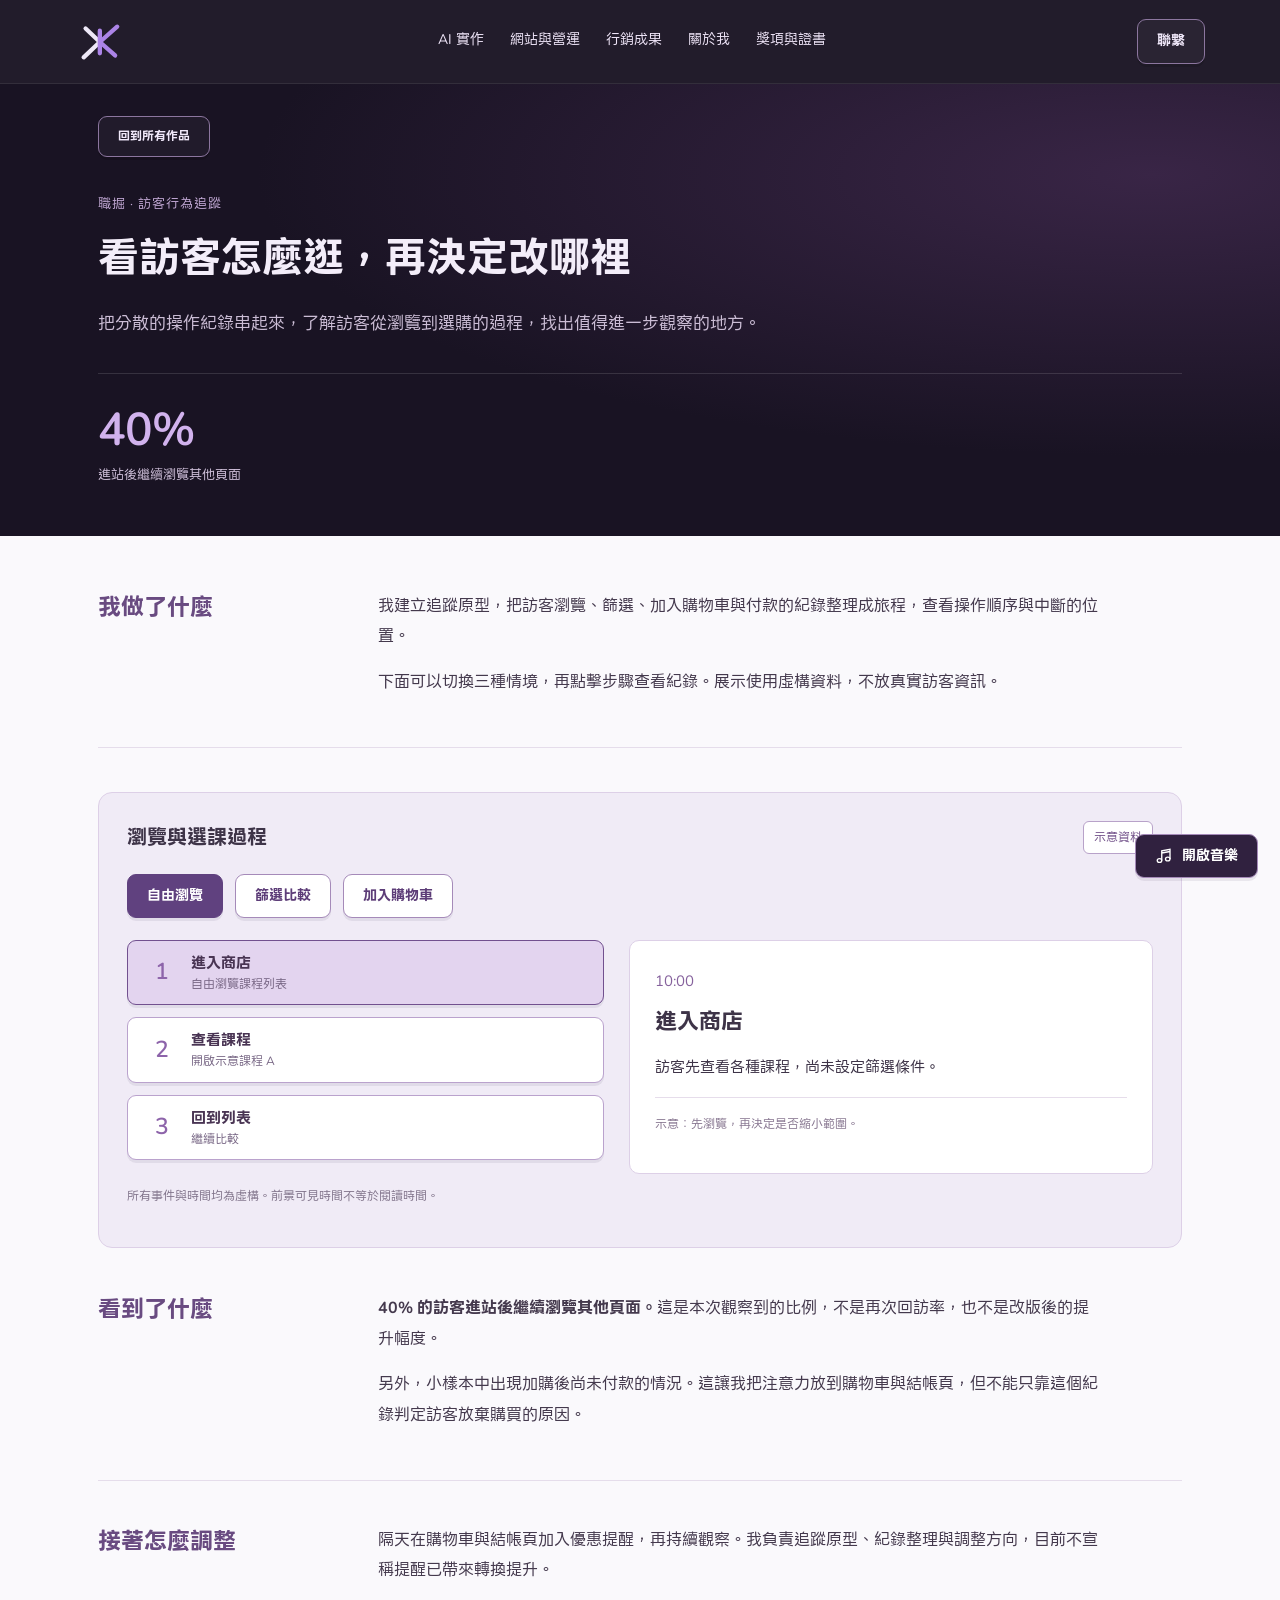
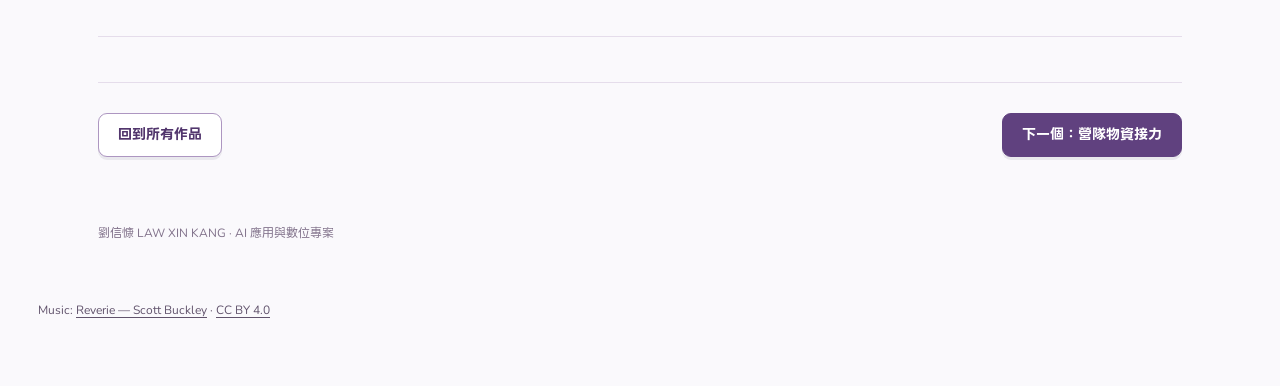
<file: journey.html>
<!doctype html><html lang="zh-Hant"><head><meta charset="utf-8"><meta name="viewport" content="width=device-width,initial-scale=1"><title>看訪客怎麼逛，再決定改哪裡｜劉信慷作品集</title><meta name="description" content="把分散的操作紀錄串起來，了解訪客從瀏覽到選購的過程，找出值得進一步觀察的地方。"><link rel="icon" href="xk-logo.svg"><script src="app.js" defer></script><link rel="stylesheet" href="case.css"><style>
.music-toggle{position:fixed;right:22px;bottom:22px;z-index:50;display:inline-flex;align-items:center;gap:9px;padding:12px 17px;border:1px solid #aa8bc4;border-radius:30px;background:#30213f;color:#fff;font:700 14px/1.3 Nunito,LineSeed,sans-serif;box-shadow:0 4px 18px #25123128;cursor:pointer}.music-toggle:hover{background:#523467}.music-toggle:focus-visible{outline:3px solid #bb8dec;outline-offset:4px}.music-toggle svg{width:18px;height:18px;fill:none;stroke:currentColor;stroke-width:1.8}.music-credit{display:block;width:100%;font:400 12px/1.8 Nunito,LineSeed,sans-serif;color:#61536c;margin:20px 0 65px}.music-credit a{text-decoration:underline;text-underline-offset:3px}@media(max-width:740px){.music-toggle{right:14px;bottom:max(14px,env(safe-area-inset-bottom));padding:11px 14px;font-size:12px}}
</style><style>@media(max-width:740px){header nav{gap:12px}header nav a{font-size:12px;white-space:nowrap}}</style><style>header nav{display:flex;align-items:center;gap:26px}header nav a{white-space:nowrap}header{height:84px}header nav a:hover{color:#fff}header nav a:focus-visible{outline:2px solid #c4a1ee;outline-offset:5px}@media(max-width:900px){header nav{gap:15px}}@media(max-width:740px){header{height:auto;display:grid;grid-template-columns:1fr auto;padding:10px 20px;row-gap:8px}header>.wordmark,header>.brand{grid-column:1;grid-row:1}header>.contact-nav,header>.nav-contact{grid-column:2;grid-row:1;justify-self:end}header nav{grid-column:1/-1;grid-row:2;display:flex;flex-wrap:wrap;justify-content:flex-start;gap:0 16px;padding:2px 0}header nav a{font-size:12px;line-height:2.7;white-space:nowrap}}
</style><style>html{scroll-padding-top:calc(var(--nav,84px) + 24px)}header nav a{position:relative;transition:color .18s}header nav a.is-current{color:#e2c7ff;font-weight:700}header nav a.is-current:after{content:"";position:absolute;left:0;right:0;bottom:-8px;height:2px;border-radius:2px;background:#bf91f0}@media(max-width:740px){header nav a.is-current:after{bottom:2px}}@media(prefers-reduced-motion:reduce){html{scroll-behavior:auto}header nav a{transition:none}}</style><style>header nav a,header nav a.is-current{color:inherit;font-weight:400}header nav a.is-current:after{background:#bf91f0}header nav a:hover{color:inherit}@media(max-width:740px){header{padding:7px 16px;row-gap:2px}header>.wordmark svg,header>.brand svg{width:38px;height:38px}header>.contact-nav,header>.nav-contact{min-height:34px;padding:6px 12px;font-size:12px}header nav{flex-wrap:wrap;gap:0 13px;padding:0}header nav a{font-size:12px;line-height:32px}header nav a.is-current:after{bottom:1px}html{scroll-padding-top:calc(var(--nav,90px) + 16px)}}</style><style>@media(max-width:740px){header nav a{padding-top:4px;padding-bottom:4px;min-height:40px}}@media(max-width:380px){header nav{column-gap:7px}header nav a{font-size:11.5px}}</style><style>header nav a,header nav a.is-current{color:inherit;font-weight:400;border-bottom:2px solid transparent;box-sizing:border-box}header nav a.is-current{border-bottom-color:#c49bea}header nav a.is-current:after{content:none}</style></head><body class="detail-page"><a class="skip" href="#content">跳至內容</a><header><a class="brand" href="index.html" aria-label="劉信慷，回首頁"><svg xmlns="http://www.w3.org/2000/svg" viewBox="0 0 180 180" role="img" aria-label="XK 圓角連筆，左上與右下斜筆等比縮短"><path d="M36.72 43.36L86 90L30 143" fill="none" stroke="#201b2c" stroke-width="15" stroke-linecap="round" stroke-linejoin="round"/><path d="M146 37L86 90L138.8 136.64M86 51V129" fill="none" stroke="#8754cf" stroke-width="15" stroke-linecap="round" stroke-linejoin="round"/></svg>
</a><nav aria-label="內容索引"><a href="index.html#ai-tools">AI 實作</a><a href="index.html#web-projects">網站與營運</a><a href="index.html#impact">行銷成果</a><a href="index.html#about">關於我</a><a href="index.html#awards">獎項與證書</a></nav><a class="button secondary nav-contact" href="index.html#contact">聯繫</a></header><main id="content"><section class="case-hero"><div class="wrap"><a class="button secondary back-link" href="index.html#work">回到所有作品</a><p class="case-category">職掘 · 訪客行為追蹤</p><h1>看訪客怎麼逛，再決定改哪裡</h1><p class="case-lead">把分散的操作紀錄串起來，了解訪客從瀏覽到選購的過程，找出值得進一步觀察的地方。</p><div class="case-stats"><div><strong>40%</strong><span>進站後繼續瀏覽其他頁面</span></div></div></div></section><div class="wrap case-sections"><section class="story-block"><h2>我做了什麼</h2><div><p>我建立追蹤原型，把訪客瀏覽、篩選、加入購物車與付款的紀錄整理成旅程，查看操作順序與中斷的位置。</p><p>下面可以切換三種情境，再點擊步驟查看紀錄。展示使用虛構資料，不放真實訪客資訊。</p></div></section><div class="journey-demo"><div class="demo-top"><h4>瀏覽與選課過程</h4><span class="demo-badge">示意資料</span></div><div class="scenario-switch" role="group" aria-label="示意旅程"><button data-scenario="browse" aria-pressed="true" class="active">自由瀏覽</button><button data-scenario="search" aria-pressed="false">篩選比較</button><button data-scenario="cart" aria-pressed="false">加入購物車</button></div><div class="demo-content"><div id="journey-steps" class="journey-steps" role="group" aria-label="旅程步驟"></div><div id="journey-detail" class="journey-detail" aria-live="polite"></div></div><p class="caption">所有事件與時間均為虛構。前景可見時間不等於閱讀時間。</p></div>
<section class="story-block"><h2>看到了什麼</h2><div><p><b>40% 的訪客進站後繼續瀏覽其他頁面。</b>這是本次觀察到的比例，不是再次回訪率，也不是改版後的提升幅度。</p><p>另外，小樣本中出現加購後尚未付款的情況。這讓我把注意力放到購物車與結帳頁，但不能只靠這個紀錄判定訪客放棄購買的原因。</p></div></section><section class="story-block"><h2>接著怎麼調整</h2><div><p>隔天在購物車與結帳頁加入優惠提醒，再持續觀察。我負責追蹤原型、紀錄整理與調整方向，目前不宣稱提醒已帶來轉換提升。</p></div></section><div class="case-end"><a class="button secondary" href="index.html#work">回到所有作品</a><a class="button primary" href="logistics.html">下一個：營隊物資接力</a></div></div></main><footer class="wrap">劉信慷 LAW XIN KANG · AI 應用與數位專案</footer><div class="music-credit wrap">Music: <a href="https://www.scottbuckley.com.au/library/reverie/" target="_blank" rel="noopener">Reverie — Scott Buckley</a> · <a href="https://creativecommons.org/licenses/by/4.0/" target="_blank" rel="noopener">CC BY 4.0</a></div><audio id="site-bgm" src="audio/reverie.mp3" loop preload="none"></audio><button id="music-toggle" class="music-toggle" type="button" aria-pressed="true" aria-controls="site-bgm"><svg viewBox="0 0 24 24" aria-hidden="true"><path d="M9 18V5l11-2v13M9 8l11-2"/><ellipse cx="6" cy="18" rx="3" ry="2.5"/><ellipse cx="17" cy="16" rx="3" ry="2.5"/></svg><span>音樂：開</span></button><script>(() => {
const audio = document.getElementById('site-bgm');
const button = document.getElementById('music-toggle');
if (!audio || !button) return;
let enabled = true, frame = 0, generation = 0, blocked = false;
try { enabled = localStorage.getItem('portfolio-music') !== 'off'; } catch {}
const videos = [...document.querySelectorAll('video')];
const videoPlaying = () => videos.some(v => !v.paused && !v.ended);
const label = button.querySelector('span');
function draw() {
 label.textContent = !enabled ? '音樂：關' : blocked ? '開啟音樂' : videoPlaying() ? '音樂：暫停' : '音樂：開';
 button.setAttribute('aria-pressed', String(enabled && !blocked));
 button.title = 'Reverie · Scott Buckley';
}
function stop() { generation++; cancelAnimationFrame(frame); audio.pause(); audio.volume = 0; }
async function start() {
 if (!enabled || videoPlaying() || document.hidden) return;
 const token = ++generation;
 cancelAnimationFrame(frame); audio.volume = 0;
 try {
  await audio.play();
  if (token !== generation) return;
  blocked = false; draw();
  const began = performance.now();
  function fade(now) {
   if (token !== generation) return;
   audio.volume = .15 * Math.min(1, (now - began) / 1800);
   if (now - began < 1800) frame = requestAnimationFrame(fade);
  }
  frame = requestAnimationFrame(fade);
 } catch { if (token === generation) { blocked = true; draw(); } }
}
button.addEventListener('click', () => {
 enabled = blocked || !enabled; blocked = false;
 try { localStorage.setItem('portfolio-music', enabled ? 'on' : 'off'); } catch {}
 if (enabled) start(); else stop();
 draw();
});
videos.forEach(video => {
 video.addEventListener('play', () => { stop(); draw(); });
 ['pause','ended'].forEach(event => video.addEventListener(event, () => { if (!videoPlaying()) start(); draw(); }));
});
document.addEventListener('visibilitychange', () => { if (document.hidden) stop(); else start(); });
window.addEventListener('pagehide', stop);
audio.addEventListener('error', () => { stop(); blocked = true; draw(); label.textContent = '音樂載入失敗・重試'; });
draw(); if (enabled) start();
})();</script></body></html>
</file>
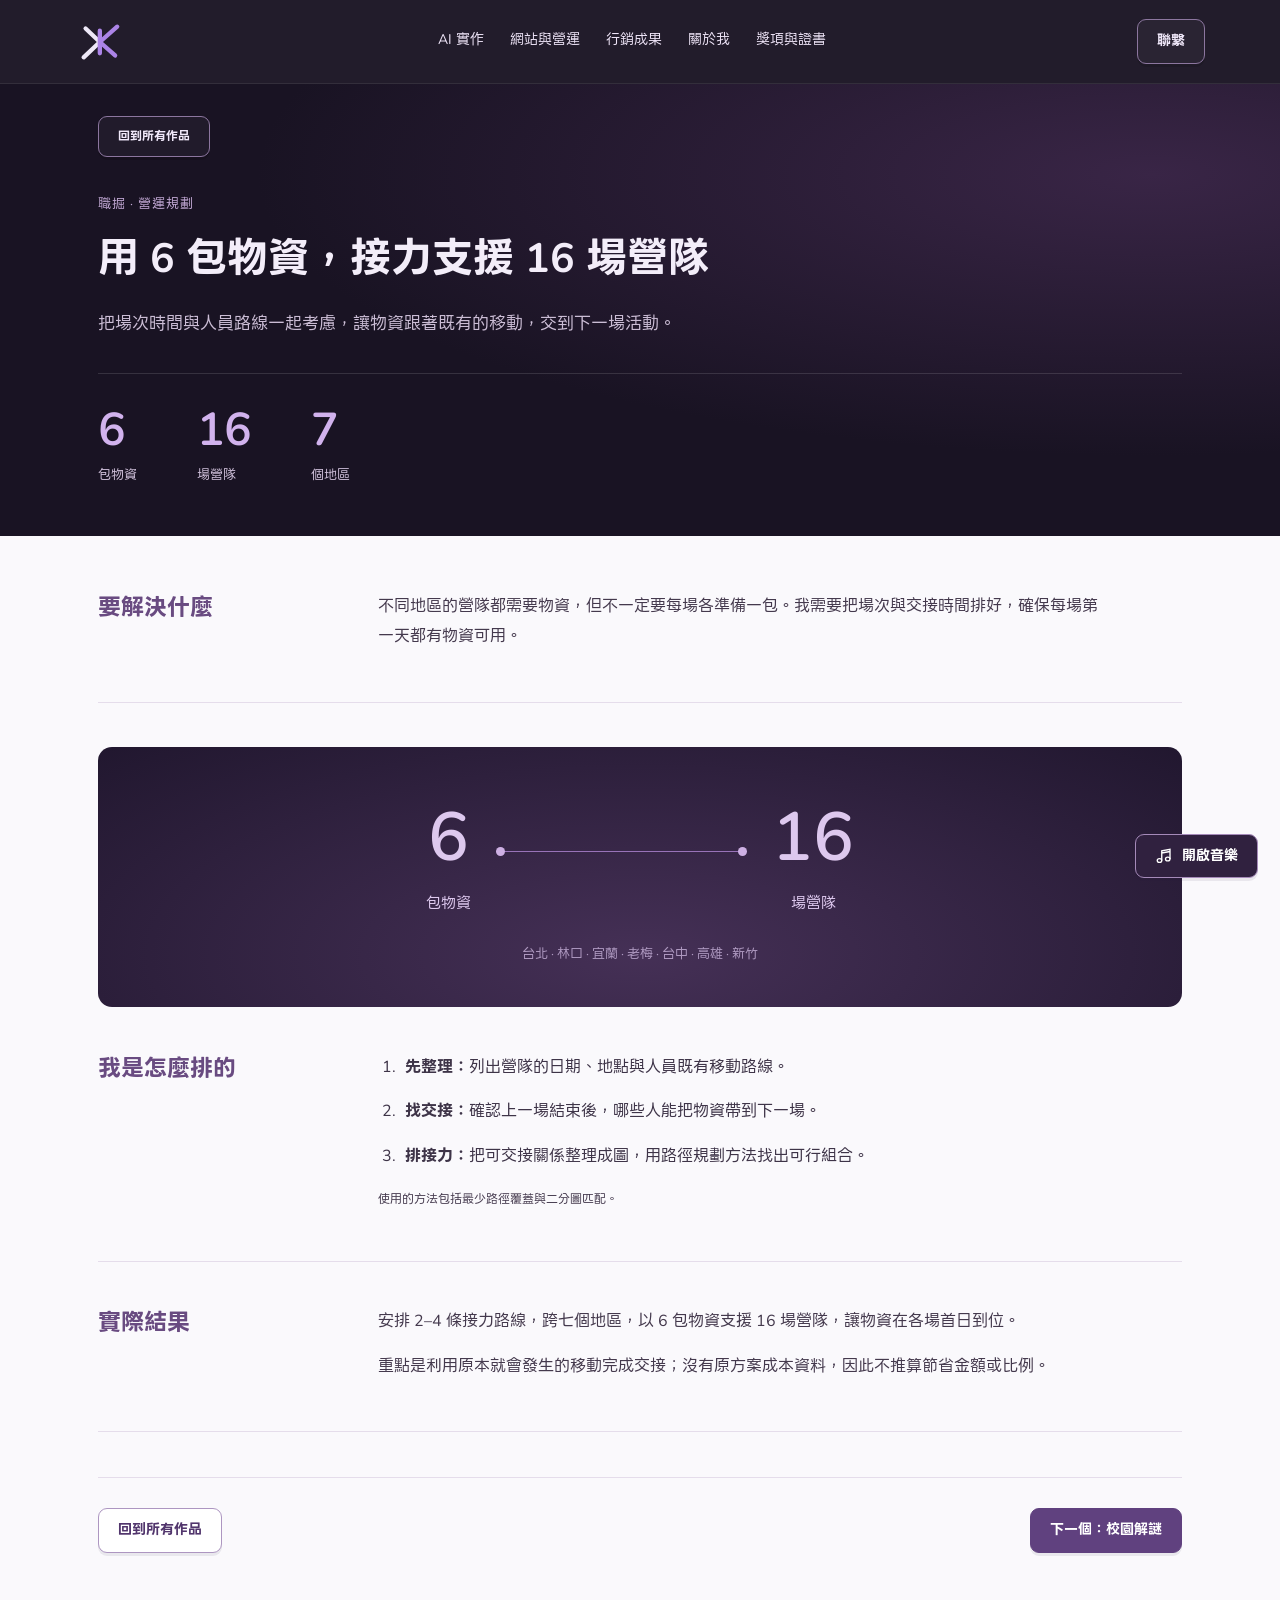
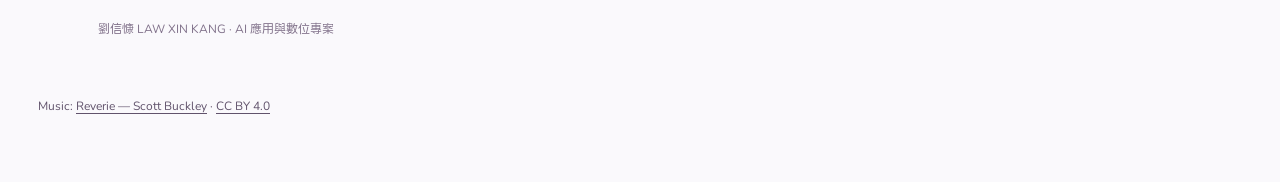
<file: logistics.html>
<!doctype html><html lang="zh-Hant"><head><meta charset="utf-8"><meta name="viewport" content="width=device-width,initial-scale=1"><title>用 6 包物資，接力支援 16 場營隊｜劉信慷作品集</title><meta name="description" content="把場次時間與人員路線一起考慮，讓物資跟著既有的移動，交到下一場活動。"><link rel="icon" href="xk-logo.svg"><script src="app.js" defer></script><link rel="stylesheet" href="case.css"><style>
.music-toggle{position:fixed;right:22px;bottom:22px;z-index:50;display:inline-flex;align-items:center;gap:9px;padding:12px 17px;border:1px solid #aa8bc4;border-radius:30px;background:#30213f;color:#fff;font:700 14px/1.3 Nunito,LineSeed,sans-serif;box-shadow:0 4px 18px #25123128;cursor:pointer}.music-toggle:hover{background:#523467}.music-toggle:focus-visible{outline:3px solid #bb8dec;outline-offset:4px}.music-toggle svg{width:18px;height:18px;fill:none;stroke:currentColor;stroke-width:1.8}.music-credit{display:block;width:100%;font:400 12px/1.8 Nunito,LineSeed,sans-serif;color:#61536c;margin:20px 0 65px}.music-credit a{text-decoration:underline;text-underline-offset:3px}@media(max-width:740px){.music-toggle{right:14px;bottom:max(14px,env(safe-area-inset-bottom));padding:11px 14px;font-size:12px}}
</style><style>@media(max-width:740px){header nav{gap:12px}header nav a{font-size:12px;white-space:nowrap}}</style><style>header nav{display:flex;align-items:center;gap:26px}header nav a{white-space:nowrap}header{height:84px}header nav a:hover{color:#fff}header nav a:focus-visible{outline:2px solid #c4a1ee;outline-offset:5px}@media(max-width:900px){header nav{gap:15px}}@media(max-width:740px){header{height:auto;display:grid;grid-template-columns:1fr auto;padding:10px 20px;row-gap:8px}header>.wordmark,header>.brand{grid-column:1;grid-row:1}header>.contact-nav,header>.nav-contact{grid-column:2;grid-row:1;justify-self:end}header nav{grid-column:1/-1;grid-row:2;display:flex;flex-wrap:wrap;justify-content:flex-start;gap:0 16px;padding:2px 0}header nav a{font-size:12px;line-height:2.7;white-space:nowrap}}
</style><style>html{scroll-padding-top:calc(var(--nav,84px) + 24px)}header nav a{position:relative;transition:color .18s}header nav a.is-current{color:#e2c7ff;font-weight:700}header nav a.is-current:after{content:"";position:absolute;left:0;right:0;bottom:-8px;height:2px;border-radius:2px;background:#bf91f0}@media(max-width:740px){header nav a.is-current:after{bottom:2px}}@media(prefers-reduced-motion:reduce){html{scroll-behavior:auto}header nav a{transition:none}}</style><style>header nav a,header nav a.is-current{color:inherit;font-weight:400}header nav a.is-current:after{background:#bf91f0}header nav a:hover{color:inherit}@media(max-width:740px){header{padding:7px 16px;row-gap:2px}header>.wordmark svg,header>.brand svg{width:38px;height:38px}header>.contact-nav,header>.nav-contact{min-height:34px;padding:6px 12px;font-size:12px}header nav{flex-wrap:wrap;gap:0 13px;padding:0}header nav a{font-size:12px;line-height:32px}header nav a.is-current:after{bottom:1px}html{scroll-padding-top:calc(var(--nav,90px) + 16px)}}</style><style>@media(max-width:740px){header nav a{padding-top:4px;padding-bottom:4px;min-height:40px}}@media(max-width:380px){header nav{column-gap:7px}header nav a{font-size:11.5px}}</style><style>header nav a,header nav a.is-current{color:inherit;font-weight:400;border-bottom:2px solid transparent;box-sizing:border-box}header nav a.is-current{border-bottom-color:#c49bea}header nav a.is-current:after{content:none}</style></head><body class="detail-page"><a class="skip" href="#content">跳至內容</a><header><a class="brand" href="index.html" aria-label="劉信慷，回首頁"><svg xmlns="http://www.w3.org/2000/svg" viewBox="0 0 180 180" role="img" aria-label="XK 圓角連筆，左上與右下斜筆等比縮短"><path d="M36.72 43.36L86 90L30 143" fill="none" stroke="#201b2c" stroke-width="15" stroke-linecap="round" stroke-linejoin="round"/><path d="M146 37L86 90L138.8 136.64M86 51V129" fill="none" stroke="#8754cf" stroke-width="15" stroke-linecap="round" stroke-linejoin="round"/></svg>
</a><nav aria-label="內容索引"><a href="index.html#ai-tools">AI 實作</a><a href="index.html#web-projects">網站與營運</a><a href="index.html#impact">行銷成果</a><a href="index.html#about">關於我</a><a href="index.html#awards">獎項與證書</a></nav><a class="button secondary nav-contact" href="index.html#contact">聯繫</a></header><main id="content"><section class="case-hero"><div class="wrap"><a class="button secondary back-link" href="index.html#work">回到所有作品</a><p class="case-category">職掘 · 營運規劃</p><h1>用 6 包物資，接力支援 16 場營隊</h1><p class="case-lead">把場次時間與人員路線一起考慮，讓物資跟著既有的移動，交到下一場活動。</p><div class="case-stats"><div><strong>6</strong><span>包物資</span></div><div><strong>16</strong><span>場營隊</span></div><div><strong>7</strong><span>個地區</span></div></div></div></section><div class="wrap case-sections"><section class="story-block"><h2>要解決什麼</h2><div><p>不同地區的營隊都需要物資，但不一定要每場各準備一包。我需要把場次與交接時間排好，確保每場第一天都有物資可用。</p></div></section><div class="relay-visual"><div><strong>6</strong><span>包物資</span></div><span class="relay-line" aria-hidden="true"></span><div><strong>16</strong><span>場營隊</span></div><p>台北 · 林口 · 宜蘭 · 老梅 · 台中 · 高雄 · 新竹</p></div><section class="story-block"><h2>我是怎麼排的</h2><div><ol><li><b>先整理：</b>列出營隊的日期、地點與人員既有移動路線。</li><li><b>找交接：</b>確認上一場結束後，哪些人能把物資帶到下一場。</li><li><b>排接力：</b>把可交接關係整理成圖，用路徑規劃方法找出可行組合。</li></ol><p class="caption">使用的方法包括最少路徑覆蓋與二分圖匹配。</p></div></section><section class="story-block"><h2>實際結果</h2><div><p>安排 2–4 條接力路線，跨七個地區，以 6 包物資支援 16 場營隊，讓物資在各場首日到位。</p><p>重點是利用原本就會發生的移動完成交接；沒有原方案成本資料，因此不推算節省金額或比例。</p></div></section><div class="case-end"><a class="button secondary" href="index.html#work">回到所有作品</a><a class="button primary" href="campus.html">下一個：校園解謎</a></div></div></main><footer class="wrap">劉信慷 LAW XIN KANG · AI 應用與數位專案</footer><div class="music-credit wrap">Music: <a href="https://www.scottbuckley.com.au/library/reverie/" target="_blank" rel="noopener">Reverie — Scott Buckley</a> · <a href="https://creativecommons.org/licenses/by/4.0/" target="_blank" rel="noopener">CC BY 4.0</a></div><audio id="site-bgm" src="audio/reverie.mp3" loop preload="none"></audio><button id="music-toggle" class="music-toggle" type="button" aria-pressed="true" aria-controls="site-bgm"><svg viewBox="0 0 24 24" aria-hidden="true"><path d="M9 18V5l11-2v13M9 8l11-2"/><ellipse cx="6" cy="18" rx="3" ry="2.5"/><ellipse cx="17" cy="16" rx="3" ry="2.5"/></svg><span>音樂：開</span></button><script>(() => {
const audio = document.getElementById('site-bgm');
const button = document.getElementById('music-toggle');
if (!audio || !button) return;
let enabled = true, frame = 0, generation = 0, blocked = false;
try { enabled = localStorage.getItem('portfolio-music') !== 'off'; } catch {}
const videos = [...document.querySelectorAll('video')];
const videoPlaying = () => videos.some(v => !v.paused && !v.ended);
const label = button.querySelector('span');
function draw() {
 label.textContent = !enabled ? '音樂：關' : blocked ? '開啟音樂' : videoPlaying() ? '音樂：暫停' : '音樂：開';
 button.setAttribute('aria-pressed', String(enabled && !blocked));
 button.title = 'Reverie · Scott Buckley';
}
function stop() { generation++; cancelAnimationFrame(frame); audio.pause(); audio.volume = 0; }
async function start() {
 if (!enabled || videoPlaying() || document.hidden) return;
 const token = ++generation;
 cancelAnimationFrame(frame); audio.volume = 0;
 try {
  await audio.play();
  if (token !== generation) return;
  blocked = false; draw();
  const began = performance.now();
  function fade(now) {
   if (token !== generation) return;
   audio.volume = .15 * Math.min(1, (now - began) / 1800);
   if (now - began < 1800) frame = requestAnimationFrame(fade);
  }
  frame = requestAnimationFrame(fade);
 } catch { if (token === generation) { blocked = true; draw(); } }
}
button.addEventListener('click', () => {
 enabled = blocked || !enabled; blocked = false;
 try { localStorage.setItem('portfolio-music', enabled ? 'on' : 'off'); } catch {}
 if (enabled) start(); else stop();
 draw();
});
videos.forEach(video => {
 video.addEventListener('play', () => { stop(); draw(); });
 ['pause','ended'].forEach(event => video.addEventListener(event, () => { if (!videoPlaying()) start(); draw(); }));
});
document.addEventListener('visibilitychange', () => { if (document.hidden) stop(); else start(); });
window.addEventListener('pagehide', stop);
audio.addEventListener('error', () => { stop(); blocked = true; draw(); label.textContent = '音樂載入失敗・重試'; });
draw(); if (enabled) start();
})();</script></body></html>
</file>
<file: case.css>
*{box-sizing:border-box}html{scroll-behavior:smooth;scroll-padding-top:110px}body{margin:0;background:#faf9fc;color:#272132}a{color:inherit;text-decoration:none}img{max-width:100%;height:auto;display:block}button{font:inherit}header{height:85px;position:sticky;top:0;z-index:20;background:#191323f5;border-bottom:1px solid #ffffff14;display:flex;align-items:center;justify-content:space-between;padding:0 max(30px,calc((100vw - 1130px)/2));color:#eee4f7;backdrop-filter:blur(15px)}header svg{width:52px;height:52px;display:block}header svg path:first-child{stroke:#eee8f7}header svg path:last-child{stroke:#ac84e7}header nav{display:flex;align-items:center;gap:30px;font-size:14px}.wrap{max-width:1160px;padding:0 38px;margin:0 auto}.case-hero{background:radial-gradient(ellipse at 90% 20%,#392546,transparent 55%),#191323;color:#f3edf9;padding:32px 0 48px}.back-link{font-size:12px!important;min-height:38px!important}.case-category{font-size:13px;letter-spacing:1px;color:#c0a7d3;margin:35px 0 12px}.case-hero h1{font-size:clamp(30px,3.2vw,43px);max-width:850px;margin:0 0 20px}.case-lead{font-size:17px;color:#cbbdd5;max-width:760px;margin:0}.case-stats{display:flex;gap:60px;margin-top:32px;border-top:1px solid #ffffff20;padding-top:22px}.case-stats>div{display:flex;flex-direction:column}.case-stats strong{font-size:46px;color:#d1b2ed}.case-stats span{font-size:13px;color:#d0c1db}.case-sections{padding-top:55px;padding-bottom:65px}.story-block{display:grid;grid-template-columns:230px 1fr;gap:50px;margin:0 0 44px;padding-bottom:35px;border-bottom:1px solid #e5ddeb}.story-block h2{font-size:23px;margin:0;color:#694b81}.story-block p{margin:0 0 15px;font-size:16px;max-width:720px}.story-block ul,.story-block ol{margin:0 0 18px;padding-left:22px;font-size:16px}.story-block li{padding-left:5px;margin-bottom:14px}.caption,figcaption{font-size:12px!important;color:#82758c;line-height:1.8}.site-showcase,.journey-demo{background:#f0ebf6;border:1px solid #ddd0e7;border-radius:14px;padding:28px;margin-bottom:45px}.view-switch,.scenario-switch{display:flex;gap:12px;flex-wrap:wrap;margin-bottom:22px}.view-switch button,.scenario-switch button{background:white;color:#5d3d78;border:1px solid #a88bbc}.view-switch button.active,.scenario-switch button.active{background:#60417f;color:white;border-color:#60417f}#site-picture-link{display:block;position:relative}#site-picture{width:100%;height:auto;border-radius:8px;border:1px solid #d7c9e2}.image-action{display:inline-flex;align-items:center;justify-content:center;background:#60417f;color:white;border:1px solid #60417f;border-radius:9px;padding:10px 19px;font-size:14px;margin-top:18px;box-shadow:0 3px 0 #291d3e14}.demo-top{display:flex;justify-content:space-between;gap:20px;align-items:center;margin-bottom:20px}.demo-top h4{font-size:20px;margin:0}.demo-badge{font-size:12px;border:1px solid #b8a2c9;background:#fff;padding:4px 10px;border-radius:6px;color:#715089}.demo-content{display:grid;grid-template-columns:1fr 1.1fr;gap:25px}.journey-steps{display:flex;flex-direction:column;gap:12px}.journey-step{display:flex!important;justify-content:flex-start!important;text-align:left;background:white;color:#493453;gap:14px!important;border:1px solid #baa2cd!important}.journey-step>span{font-size:23px;padding:0 8px;color:#8d64aa}.journey-step b{display:block;font-size:15px}.journey-step small{display:block;font-size:12px;font-weight:400;color:#786785}.journey-step[aria-pressed=true]{border-color:#72508f!important;background:#e3d4ef}.journey-detail{border:1px solid #ddd0e7;border-radius:10px;background:white;padding:25px}.journey-detail time{font-size:15px;color:#86629d}.journey-detail h4{font-size:22px;margin:10px 0}.journey-detail p{font-size:15px}.journey-detail .note{font-size:12px;color:#887791;border-top:1px solid #e6ddeb;padding-top:15px}.relay-visual{background:radial-gradient(ellipse at 50% 80%,#453056,#21172f);color:#ddc8ee;border-radius:14px;padding:40px;display:flex;align-items:center;justify-content:center;flex-wrap:wrap;gap:25px;margin-bottom:45px}.relay-visual>div{display:flex;flex-direction:column;text-align:center}.relay-visual strong{font-size:68px;line-height:1.5;font-weight:600}.relay-visual span{font-size:15px}.relay-line{height:1px;width:25%;background:#9873b8;position:relative}.relay-line:before,.relay-line:after{content:'';position:absolute;width:9px;height:9px;border-radius:50%;top:-4px;background:#ceb0e4}.relay-line:after{right:0}.relay-visual p{width:100%;text-align:center;font-size:13px;color:#ae99c0;margin:0}.campus-gallery{display:grid;grid-template-columns:1.2fr 1fr;gap:30px;align-items:center;margin-bottom:45px;background:#eee8f3;border-radius:14px;padding:30px}figure{margin:0}figcaption{margin-top:12px}.campus-gallery img{border-radius:8px}.phone-story{display:grid;grid-template-columns:240px 1fr;gap:55px;align-items:center;margin:25px 0 50px}.phone-story>img{width:240px;border-radius:14px}.phone-story h2,.fairy-story h2{font-size:24px;color:#694b81;margin:0 0 15px}.phone-story p,.fairy-story p{font-size:16px}.fairy-story{display:grid;grid-template-columns:280px 1fr;gap:70px;align-items:start}.fairy-story img{width:280px;border:1px solid #ddd1e6;border-radius:12px}.fairy-story figure>.button{margin-top:18px;width:100%}.fairy-story h2:not(:first-child){margin-top:35px}.fairy-story>div{max-width:650px}.case-end{display:flex;justify-content:space-between;flex-wrap:wrap;gap:16px;border-top:1px solid #e5ddeb;padding-top:30px;margin-top:45px}footer{font-size:12px;color:#80718a;padding-bottom:35px!important}.skip{position:fixed;top:-100px;z-index:100;padding:10px;background:#fff}.skip:focus{top:10px}
@media(max-width:740px){header{height:72px;padding:0 20px}header svg{width:43px;height:43px}header nav{gap:17px;font-size:12px}header nav .button{font-size:12px;padding:8px 12px;min-height:38px}.wrap{padding:0 23px}.case-hero{padding:25px 0 35px}.case-hero h1{font-size:30px}.case-lead{font-size:15px}.case-stats{gap:24px;flex-wrap:wrap;margin-top:25px}.case-stats strong{font-size:38px}.case-stats span{font-size:12px;max-width:260px}.case-category{font-size:12px;margin-top:28px}.case-sections{padding-top:35px;padding-bottom:40px}.story-block{display:block;padding-bottom:25px;margin-bottom:30px}.story-block h2{font-size:22px;margin-bottom:16px}.story-block p,.story-block li{font-size:15px}.site-showcase,.journey-demo{padding:18px}.view-switch,.scenario-switch{gap:8px}.view-switch button,.scenario-switch button{font-size:12px;padding:9px 12px}.demo-content{grid-template-columns:1fr}.demo-top h4{font-size:18px}.journey-detail{padding:22px}.relay-visual{padding:25px 20px;gap:16px}.relay-visual strong{font-size:57px}.relay-visual p{font-size:11px}.campus-gallery{display:block;padding:22px}.campus-gallery figure+figure{margin-top:25px}.phone-story{display:flex;flex-direction:column;gap:30px;align-items:flex-start}.phone-story>img{width:210px;align-self:center}.fairy-story{display:flex;flex-direction:column;gap:35px}.fairy-story figure{align-self:center}.fairy-story img{width:250px}.case-end{flex-direction:column;align-items:stretch}.case-end .button{text-align:center}}
/* Keep intrinsic image widths from expanding grid tracks. */
.campus-gallery{grid-template-columns:minmax(0,1.2fr) minmax(0,1fr)}.campus-gallery figure{min-width:0}.campus-gallery img{width:100%;height:auto}.story-block>*{min-width:0}.fairy-story>*{min-width:0}
@media(max-width:740px){.campus-gallery{display:block}}

@font-face{font-family:Huninn;src:url('fonts/Huninn-Regular.ttf') format('truetype');font-weight:400;font-display:swap}
@font-face{font-family:Nunito;src:url('fonts/Nunito.ttf') format('truetype');font-weight:200 1000;font-display:swap}
:root{--purple:#7650ac;--ink:#272132;--muted:#6f6579;--line:#e2dbe9;--nav:85px}
body,input,button,select,textarea{font-family:'Nunito','Huninn',sans-serif;line-height:1.9}
h1,h2,h3,h4{font-weight:600;letter-spacing:0;line-height:1.55}
.space-copy h1{font-weight:600;letter-spacing:0;font-size:clamp(32px,3.6vw,47px)}
.space-intro{font-size:16px}.space-copy .role{font-size:14px}.hero-identity span:first-child{font-size:18px}
.metrics strong,.evidence-metrics strong,.fairy-number,.impact-grid strong,.route-number,.case-stats strong,.view-count{font-family:'Nunito',sans-serif;line-height:1.35!important;padding-top:.08em;padding-bottom:.04em;overflow:visible!important;font-variant-numeric:lining-nums tabular-nums;letter-spacing:-.025em!important;font-weight:650}
.evidence-metrics strong{font-size:49px}.evidence-metrics strong span{font-weight:500}.evidence-metrics p{font-size:13px}.orbit-feature .project-copy .metric-context{font-size:11px}
.button,.space-copy .button,.case-actions .button,.fairy-evidence .button,.contact-nav,.nav-contact,.analysis-link,.text-link,button:not(.orbit-label){display:inline-flex;align-items:center;justify-content:center;min-height:44px;border-radius:9px;border:1px solid #a58ab9;padding:10px 19px;font-size:14px;font-weight:600;line-height:1.6;text-decoration:none;gap:9px;box-shadow:0 3px 0 #291d3e14;cursor:pointer;transition:background .18s,box-shadow .18s,transform .18s,color .18s}
.button.primary,.case-actions .primary{background:#60417f;color:white;border-color:#60417f}.button.secondary,.analysis-link,.text-link{background:#fff;color:#52366d;border-color:#ad96c1}
.button:hover,button:not(.orbit-label):hover{transform:translateY(-2px);box-shadow:0 5px 12px #39254b1a}.button.primary:hover{background:#755394}.button.secondary:hover,.analysis-link:hover,.text-link:hover{background:#f0eaf7;color:#412a58}
.button:active,button:not(.orbit-label):active{transform:translateY(1px);box-shadow:none}
a:focus-visible,button:focus-visible,.orbital-scene:focus-visible{outline:3px solid #b28ce1;outline-offset:5px}
.space-copy .primary{background:#d8c3f3;color:#29183e;border-color:#d8c3f3}.space-copy .primary:hover{background:#eadcfb}.space-copy .secondary,header .button.secondary,header .contact-nav,.case-hero .back-link{background:#ffffff09;color:#f0e8fa;border-color:#8c769f;box-shadow:0 3px 0 #0002}.space-copy .secondary:hover,header .button.secondary:hover,header .contact-nav:hover,.case-hero .back-link:hover{background:#ffffff17;color:white}
header .contact-nav{font-size:13px}header nav a:not(.button){padding:8px 0}.supporting-screen p>a.button{padding:7px 10px;min-height:36px;font-size:11px;line-height:1.5;width:max-content;max-width:100%}
.button span:empty{display:none}.analysis-link{margin:0}.button:after,.text-link:after{display:none}.contact .email-link{display:inline-flex;font-size:clamp(15px,2.7vw,28px);padding:15px 20px;margin-top:22px;border:1px solid #ad96c1;letter-spacing:0;max-width:100%;overflow-wrap:anywhere}.contact-bottom button{background:#60417f;color:white;border:1px solid #60417f;font-size:14px;padding:10px 19px}footer .button{font-size:12px;min-height:38px}
.orbital-scene{perspective:800px;touch-action:pan-y;outline-offset:8px}.orbital-drawing{transform:rotateX(var(--tilt-x,0deg)) rotateY(var(--tilt-y,0deg));transition:transform .3s ease,filter .3s ease;will-change:transform}.orbital-scene.is-exploring .orbital-drawing{filter:drop-shadow(0 0 18px #b284ed26)}
.orbit-label{font:500 12px/1.4 'Nunito','Huninn',sans-serif;border:1px solid #9e7cbd;border-radius:7px;background:#21162f;color:#e8d8fa;padding:7px 11px;box-shadow:0 2px 8px #0002;cursor:pointer;letter-spacing:.5px;transition:background .2s,transform .2s;z-index:2}.orbit-label:hover,.orbit-label[aria-pressed=true]{background:#d1b2ed;color:#261536;border-color:#d1b2ed;transform:translateY(-2px)}.orbit-caption{font-size:12px;min-height:2em;bottom:-8px;color:#c4b2d4;letter-spacing:0}.label-idea{top:16%}.label-plan{right:1%}.label-review{left:1%}.label-build{right:14%;bottom:20%}
.works>.section-heading>p{font-size:14px}.section-heading h2,.marketing h2,.approach h2{font-size:31px}.section-kicker{font-size:13px}.project{border-radius:13px;border-color:#e0d7e9;box-shadow:0 5px 24px #39204d05}.project-copy>p,.orbit-feature .project-copy>p{font-size:16px;line-height:1.95}.project-copy h3,.project-pair .project-copy h3{font-size:27px;font-weight:600;line-height:1.55}.project-copy .eyebrow{font-size:12px}.project-pair{display:flex;flex-direction:column;gap:30px}.work-row{display:grid;grid-template-columns:1.05fr 1fr;width:100%;align-items:stretch}.work-row .project-copy{padding:35px 38px}.work-row .project-art{min-height:355px;padding:30px;display:flex;flex-direction:column;justify-content:center}.work-row .campus-art{align-items:center}.campus-feature{margin:0}.work-row .campus-art img{max-width:490px}.art-label{font-size:14px;color:#7a638e;margin:0 0 22px}.logistics .art-label{color:#cbb5e3}.journey{background:#eee8f5}.journey-flow{margin:15px 0 20px;gap:9px}.journey-flow span{font-size:13px;padding:9px 13px}.insight{margin-top:10px}.insight strong{font-size:22px;font-weight:500}.insight p{font-size:12px}.visual-note{font-size:11px}.result-line{border-left:2px solid #b89bd1;padding-left:16px;margin:22px 0!important}.result-line>b{display:block;color:#75518e;font-size:12px;margin-bottom:6px;letter-spacing:.5px}.route-number{display:flex;align-items:baseline;justify-content:center;gap:10px;top:45px;font-size:48px;white-space:nowrap}.route-number strong{font-weight:600}.route-number span{font-size:13px;margin:0}.route-number b{font-size:22px;padding:0}.route-places{font-size:11px}.marketing{background:#eee8f4;padding:75px 0}.fairy-evidence{max-width:990px;grid-template-columns:260px 1fr;gap:65px}.fairy-evidence h3{font-size:29px}.fairy-evidence p{font-size:16px}.fairy-evidence .fairy-number{font-size:49px;margin:16px 0}.fairy-evidence .attribution{font-size:13px}.fairy-number span{font-size:14px}.impact-grid{gap:35px}.impact-grid article{background:#faf8fd;border:1px solid #ddd1e8;border-radius:12px;padding:26px 30px}.impact-grid strong{font-size:49px}.impact-grid h3{font-size:20px}.impact-grid p{font-size:15px}.steps{gap:25px}.steps span{font:600 28px/1.5 'Nunito',sans-serif;letter-spacing:0;color:#9c7bb7}.steps h3{font-size:21px;margin:12px 0}.steps p{font-size:15px}.experiments{background:#f1edf6;border:1px solid #e5dceb;border-radius:13px}.experiments article{padding:28px 0}.experiments h4{font-size:20px}.experiments article>p{font-size:15px}.about>div>p{font-size:16px}.about-lead{font-size:23px!important}.timeline h3{font-size:20px}.timeline p{font-size:15px}.awards{background:#f1ecf6;border:1px solid #e2d7ec}.certificate-row a{background:#fff;border:1px solid #c8b4d8;border-radius:8px;padding:10px;box-shadow:0 3px 0 #291d3e10}.certificate-row a:after{content:'查看證書';display:block;text-align:center;font-size:12px;color:#6c4588;margin-top:10px}.certificate-row a:hover{border-color:#7650ac;background:#fcfaff}.toolbox p{font-size:14px}
@media(max-width:1000px){.work-row .project-copy{padding:28px}.route-number{gap:6px;font-size:40px}.route-number span{font-size:11px}.journey-flow{gap:5px}.journey-flow span{font-size:11px;padding:8px 10px}.about{gap:45px}}
@media(max-width:740px){.space-copy h1{font-size:clamp(27px,7.3vw,39px)}.space-intro{font-size:15px}.space-copy .button{font-size:13px;padding:11px 15px}.space-copy .actions{gap:12px}.orbital-scene{width:100%;margin-bottom:12px}.orbit-caption{font-size:11px}.orbit-label{font-size:11px;padding:6px 9px}.work-row{display:flex;flex-direction:column}.work-row .project-art{min-height:300px;padding:25px}.work-row .project-copy{padding:28px 24px}.project-copy h3,.project-pair .project-copy h3{font-size:25px}.route-number{font-size:43px;gap:8px}.route-number span{font-size:12px}.journey-flow{gap:6px}.journey-flow span{padding:9px;font-size:12px}.fairy-evidence{display:block}.fairy-evidence .fairy-number{font-size:43px}.fairy-evidence .actions{align-items:stretch}.fairy-evidence .button{font-size:13px}.impact-grid article{padding:24px}.section-heading h2,.marketing h2,.approach h2{font-size:27px}.steps{gap:20px}.steps h3{font-size:19px}.steps p{font-size:14px}.about-lead{font-size:21px!important}.contact .email-link{font-size:17px;padding:12px}.button,.text-link{font-size:13px}.evidence-metrics strong{font-size:46px}.supporting-screen{flex-direction:column;align-items:flex-start}.supporting-screen>a{width:65%}.supporting-screen p{font-size:12px}.supporting-screen p br{display:none}header .contact-nav{padding:8px 12px;font-size:12px;min-height:38px}}
@media(prefers-reduced-motion:reduce){.orbital-drawing{transform:none!important;transition:none;will-change:auto}*,*:before,*:after{animation:none!important;transition:none!important}}

/* Selected typography: LINE Seed TW + Nunito, local fonts. */
@font-face{font-family:LineSeed;src:url('fonts/LINESeedTW-Rg.woff2') format('woff2');font-weight:400;font-display:swap}
@font-face{font-family:LineSeed;src:url('fonts/LINESeedTW-Bd.woff2') format('woff2');font-weight:700;font-display:swap}
body,body.line-font{font-family:'Nunito','LineSeed',sans-serif;color:#3e3448;font-weight:400;font-synthesis:none}
h1,h2,h3,h4,body.line-font h1,body.line-font h2,body.line-font h3{font-family:inherit;font-weight:700;line-height:1.45}
button,input,select,textarea{font-family:inherit}.button{font-weight:700}
.project-copy>p,.orbit-feature .project-copy>p,.automation-card p,.about>div>p,.timeline p,.personal-note p,.story-block p,.other-tools p{color:#44394d}
.project-copy h3,.automation-card h3,.about h2{color:#241a2e}
</file>
